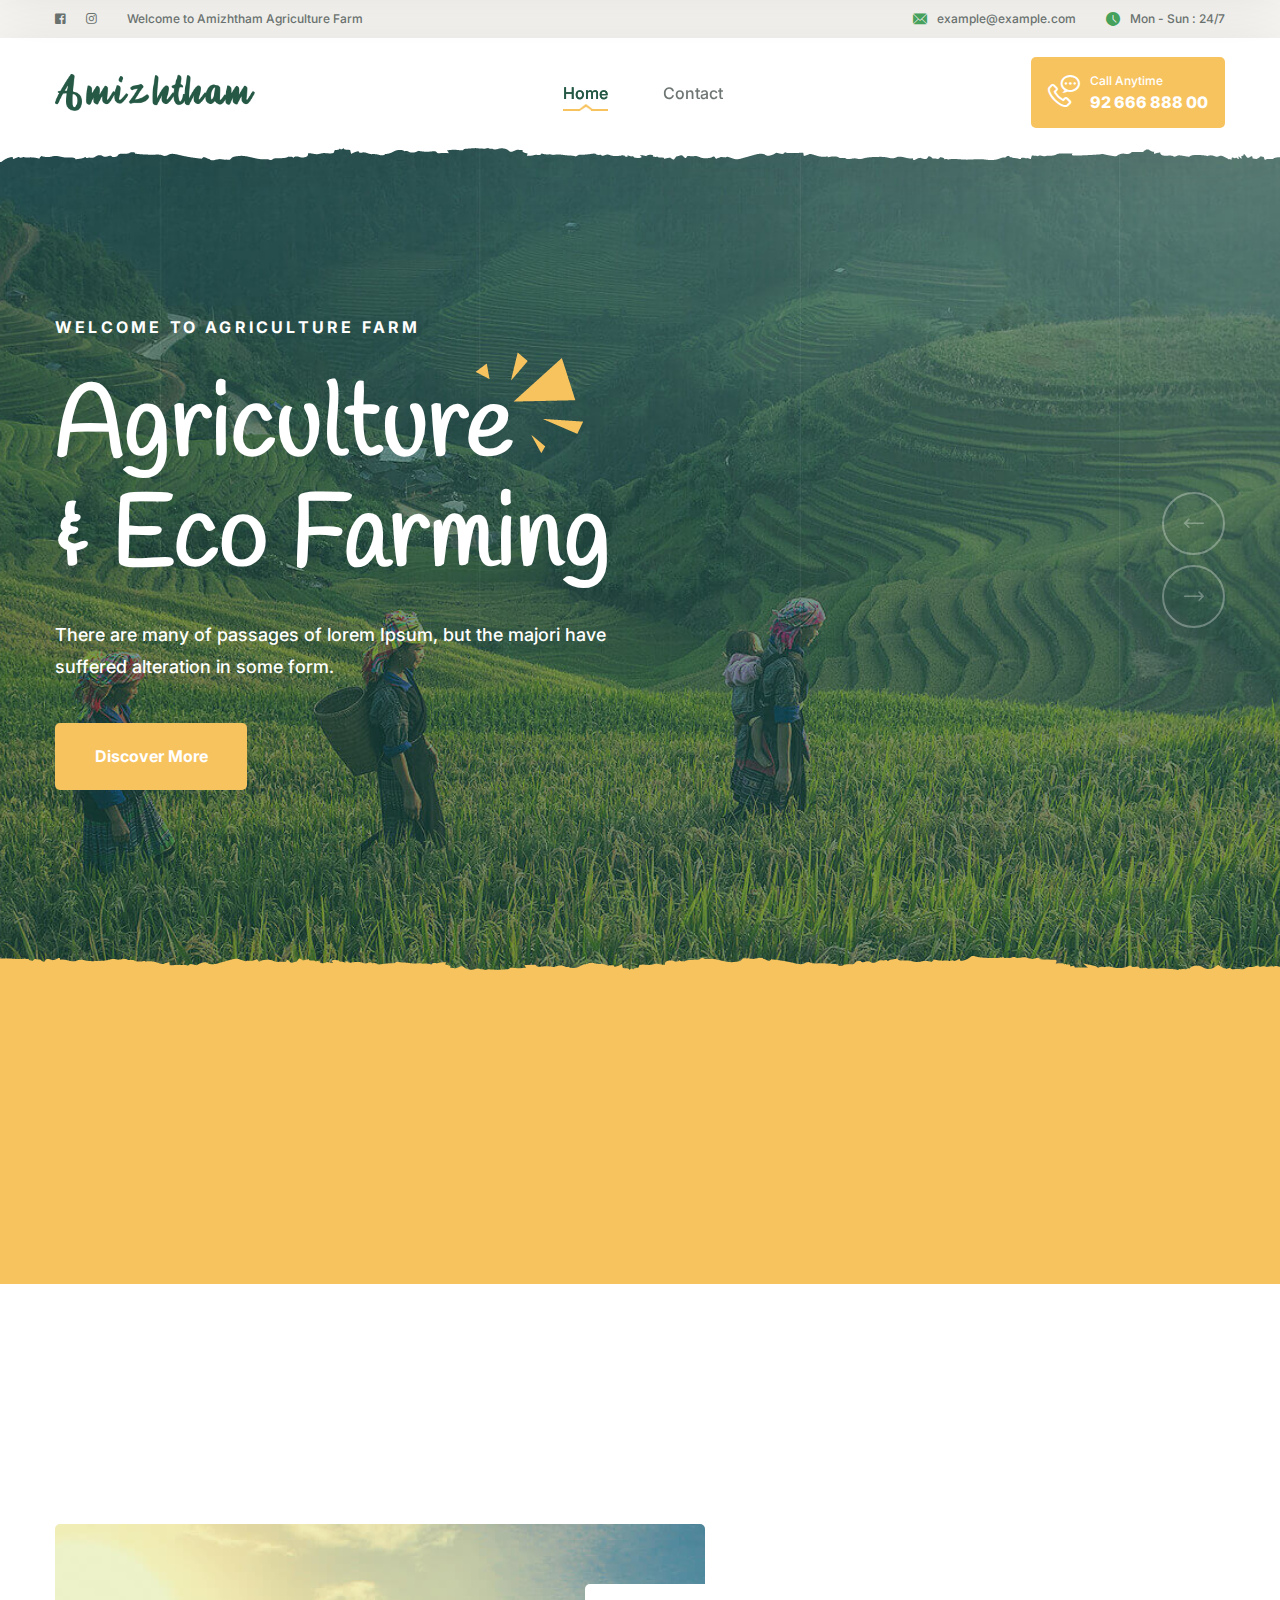
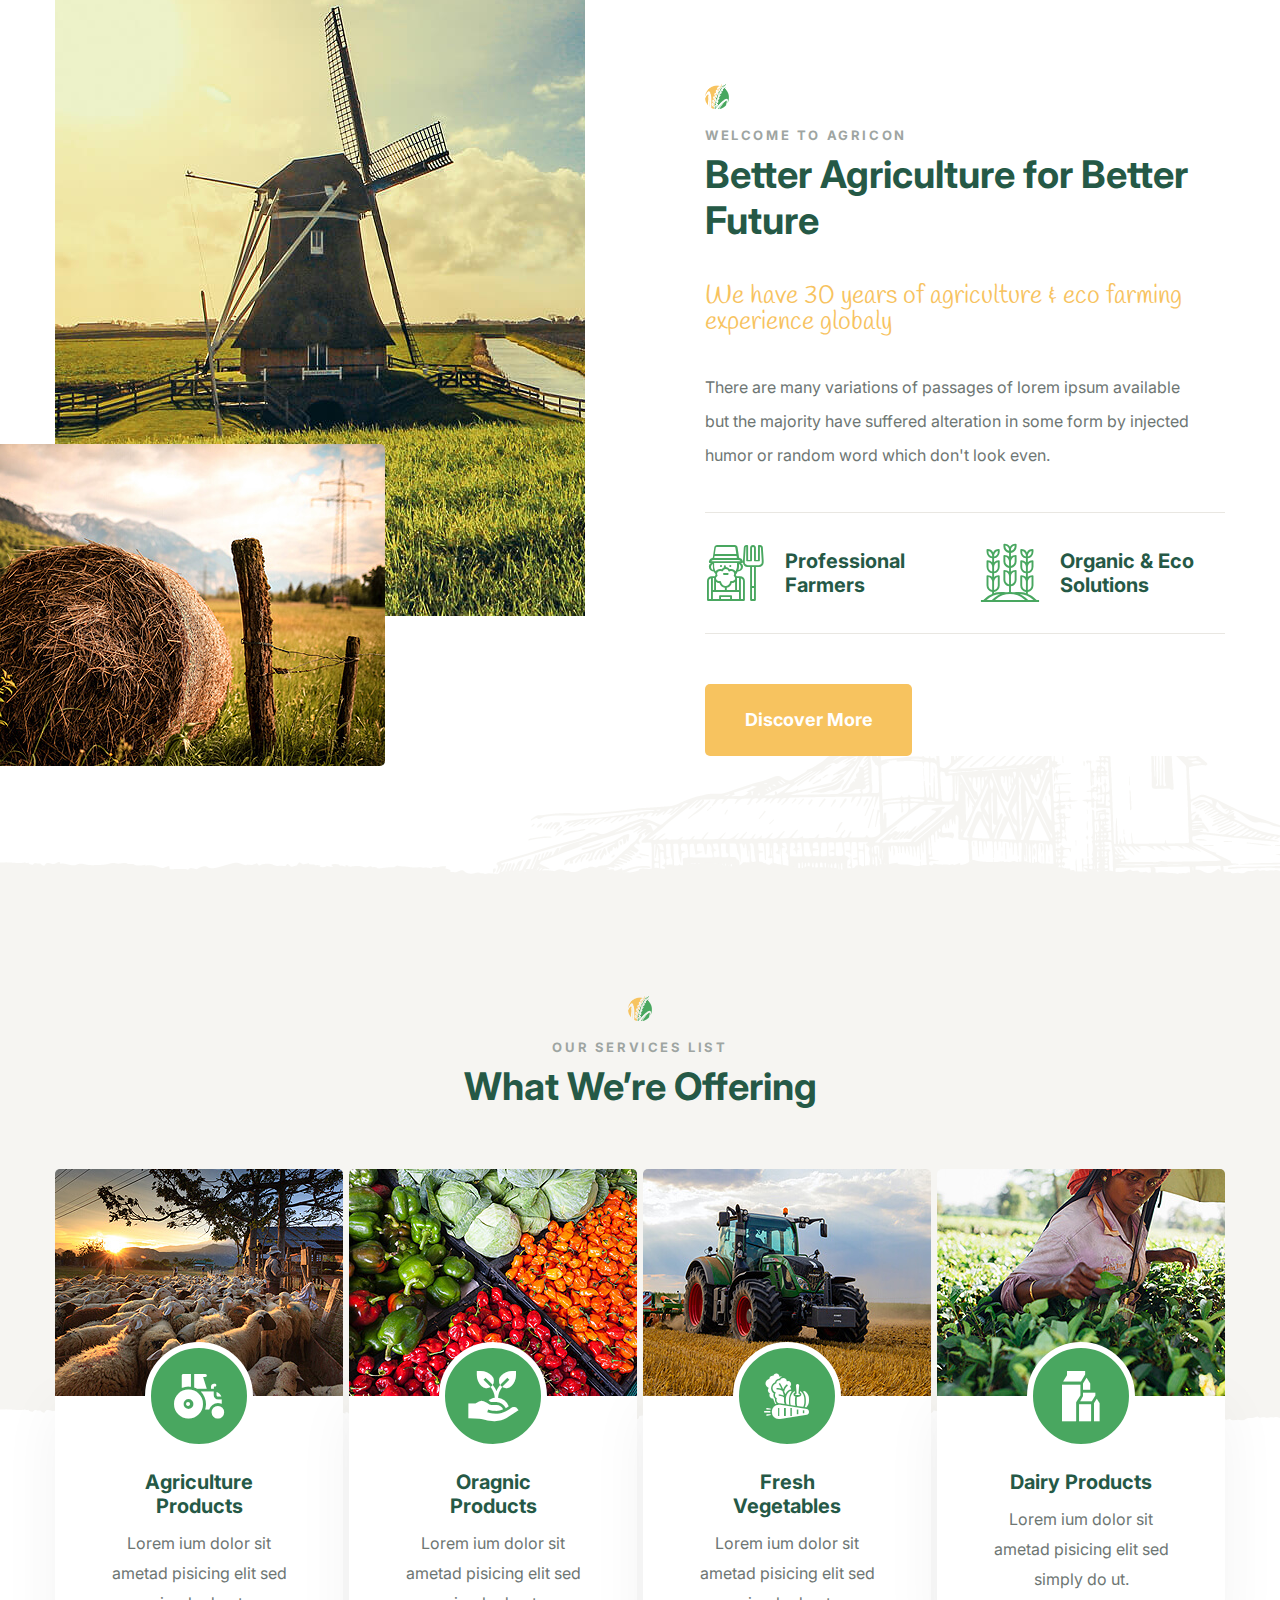
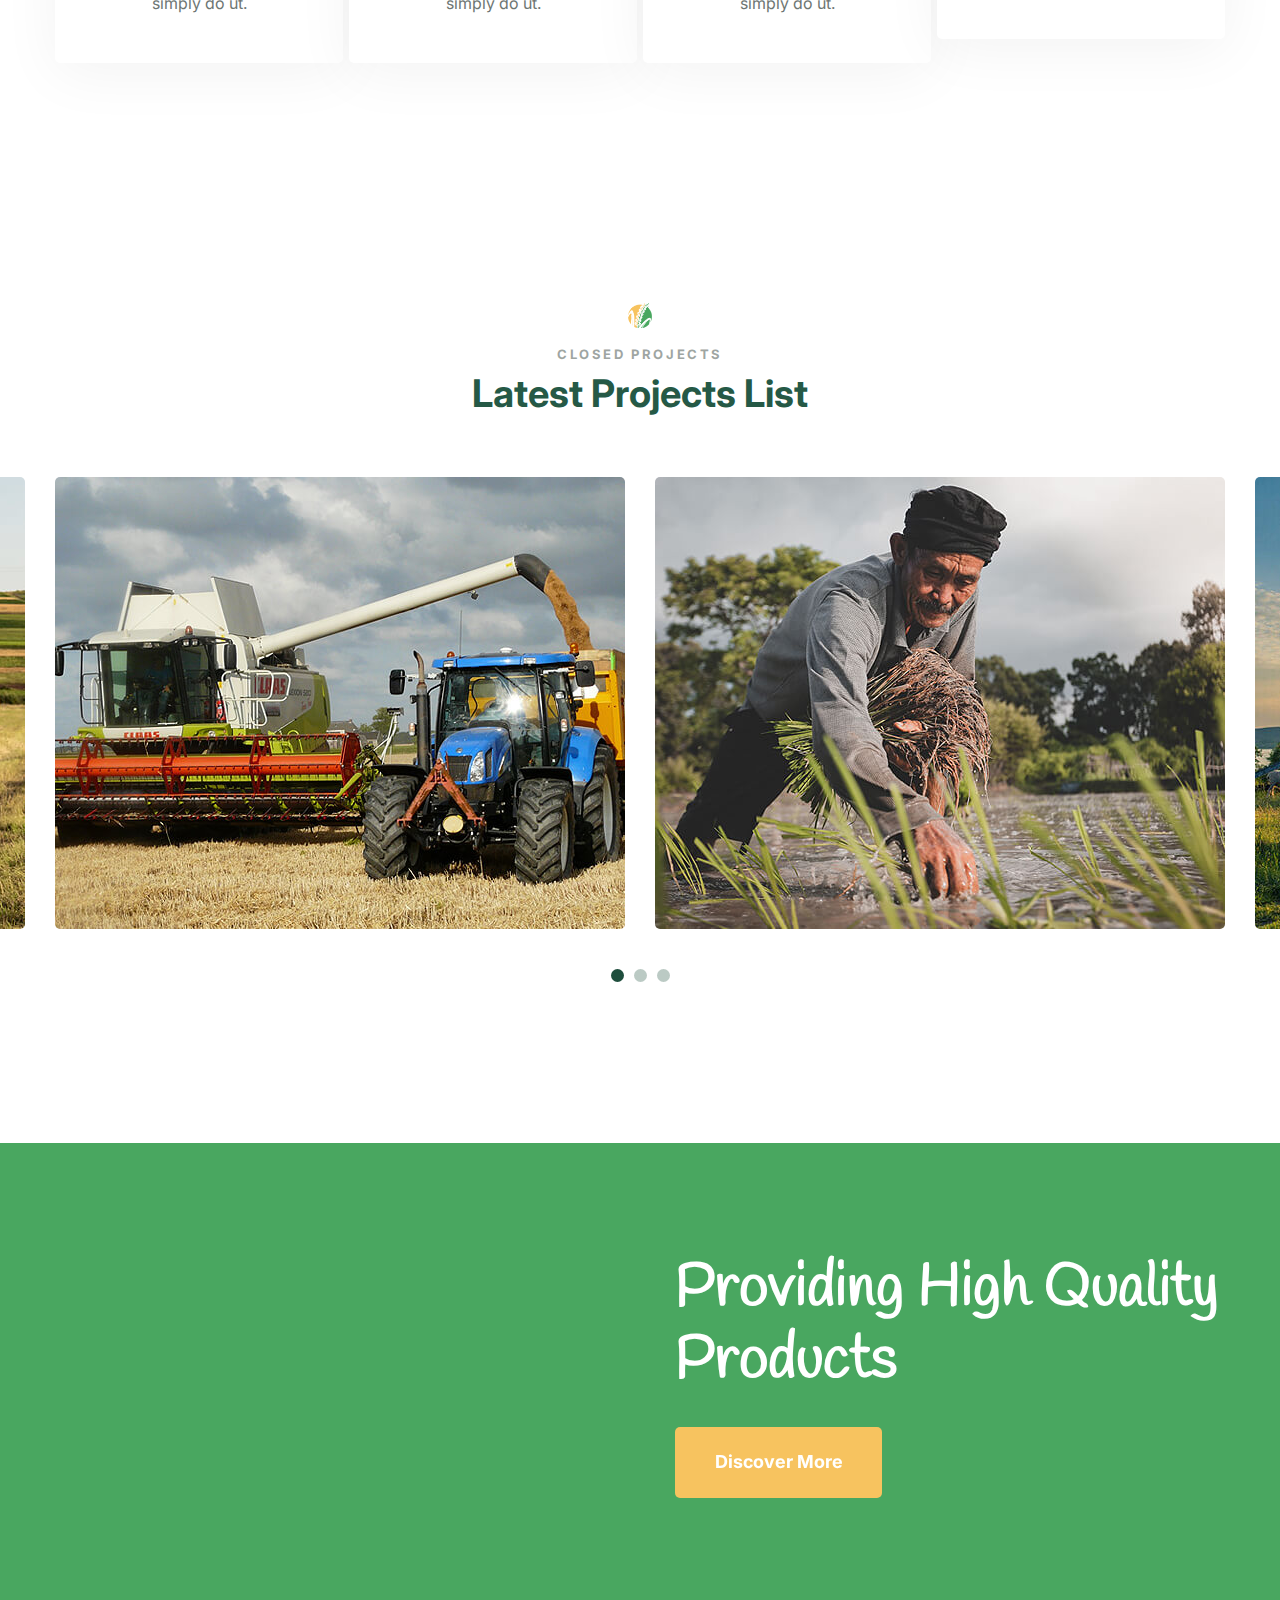
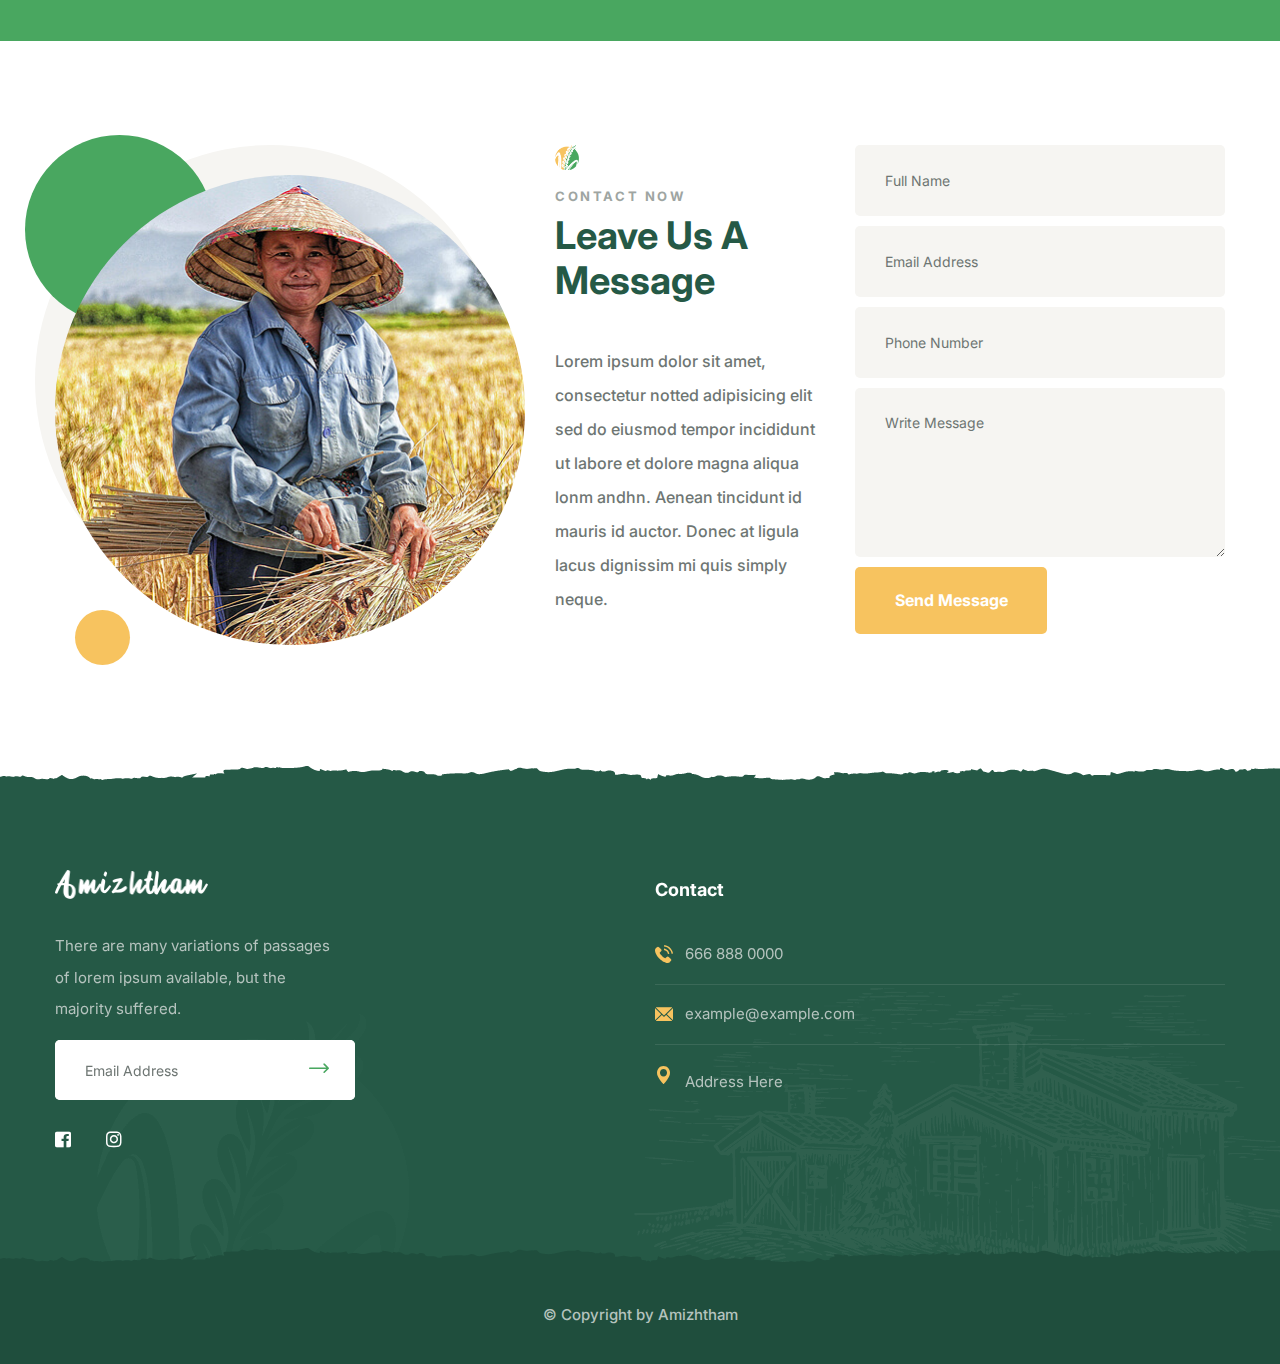
<file: index.html>
<!DOCTYPE html>
<html lang="en">

<meta http-equiv="content-type" content="text/html;charset=utf-8" />

<head>
    <meta charset="UTF-8">
    <meta name="viewport" content="width=device-width, initial-scale=1.0">
    <title>Amizhtham Agriculture Farm</title>
    <!-- favicons Icons -->
    <link rel="apple-touch-icon" sizes="180x180" href="assets/images/favicons/apple-touch-icon.png">
    <link rel="icon" type="image/png" sizes="32x32" href="assets/images/favicons/favicon-32x32.png">
    <link rel="icon" type="image/png" sizes="16x16" href="assets/images/favicons/favicon-16x16.png">
    <link rel="manifest" href="assets/images/favicons/site.webmanifest">
    <meta name="description" content="Amizhtham Agriculture Farm">

    <!-- fonts -->
    <link rel="preconnect" href="https://fonts.gstatic.com/">
    <link href="https://fonts.googleapis.com/css2?family=Handlee&amp;family=Inter:wght@100;200;300;400;500;600;700;800;900&amp;display=swap" rel="stylesheet">

    <link rel="stylesheet" href="assets/css/bootstrap.min.css">
    <link rel="stylesheet" href="assets/css/fontawesome-all.min.css">
    <link rel="stylesheet" href="assets/css/swiper.min.css">
    <link rel="stylesheet" href="assets/css/animate.min.css">
    <link rel="stylesheet" href="assets/css/odometer.min.css">
    <link rel="stylesheet" href="assets/css/jarallax.css">
    <link rel="stylesheet" href="assets/css/magnific-popup.css">
    <link rel="stylesheet" href="assets/css/bootstrap-select.min.css">
    <link rel="stylesheet" href="assets/css/agrikon-icons.css">
    <link rel="stylesheet" href="assets/css/nouislider.min.css">
    <link rel="stylesheet" href="assets/css/nouislider.pips.css">

    <!-- template styles -->
    <link rel="stylesheet" href="assets/css/main.css">
</head>

<body>
    <div class="preloader">
        <img class="preloader__image" width="55" src="assets/images/loader.png" alt="">
    </div>
    <!-- /.preloader -->
    <div class="page-wrapper">

        <header class="main-header">
            <div class="topbar">
                <div class="container">
                    <div class="topbar__left">
                        <div class="topbar__social">
                            <a href="#" class="fab fa-facebook-square"></a>
                            <a href="#" class="fab fa-instagram"></a>
                        </div>
                        <!-- /.topbar__social -->
                        <p>Welcome to Amizhtham Agriculture Farm</p>
                    </div>
                    <!-- /.topbar__left -->
                    <div class="topbar__right">
                        <a href="#"><i class="agrikon-icon-email"></i>example@example.com</a>
                        <a href="#"><i class="agrikon-icon-clock"></i>Mon - Sun : 24/7</a>
                    </div>
                    <!-- /.topbar__right -->
                </div>
                <!-- /.container -->
            </div>
            <!-- /.topbar -->
            <nav class="main-menu">
                <div class="container">
                    <div class="logo-box">
                        <a href="index.html" aria-label="logo image"><img src="assets/images/logo-dark.png" width="153" alt=""></a>
                        <span class="fa fa-bars mobile-nav__toggler"></span>
                    </div>
                    <!-- /.logo-box -->
                    <ul class="main-menu__list">
                        <li class="dropdown">
                            <a href="index.html">Home</a>
                        </li>
                        <li><a href="contact.html">Contact</a></li>
                    </ul>
                    <!-- /.main-menu__list -->

                    <div class="main-header__info">
                        <a href="tel:92-666-888-00" class="main-header__info-phone">
                            <i class="agrikon-icon-phone-call"></i>
                            <span class="main-header__info-phone-content">
                                <span class="main-header__info-phone-text">Call Anytime</span>
                            <span class="main-header__info-phone-title">92 666 888 00</span>
                            </span>
                            <!-- /.main-header__info-phone-content -->
                        </a>
                        <!-- /.main-header__info-phone -->
                    </div>
                    <!-- /.main-header__info -->
                </div>
                <!-- /.container -->
            </nav>
            <!-- /.main-menu -->
        </header>
        <!-- /.main-header -->

        <div class="stricky-header stricked-menu main-menu">
            <div class="sticky-header__content"></div>
            <!-- /.sticky-header__content -->
        </div>
        <!-- /.stricky-header -->

        <section class="main-slider">
            <div class="swiper-container thm-swiper__slider" data-swiper-options='{
        "slidesPerView": 1,
        "loop": true,
        "effect": "fade",
        "autoplay": {
            "delay": 5000
        },
        "navigation": {
            "nextEl": "#main-slider__swiper-button-next",
            "prevEl": "#main-slider__swiper-button-prev"
        }
    }'>
                <div class="swiper-wrapper">
                    <div class="swiper-slide">
                        <div class="image-layer" style="background-image: url(assets/images/main-slider/main-slider-1-1.jpg);">
                        </div>
                        <!-- /.image-layer -->
                        <div class="container">
                            <div class="row">
                                <div class="col-xl-7 col-lg-7">
                                    <span class="tagline">Welcome to Agriculture Farm</span>
                                    <h2><span>Agriculture</span> <br> & Eco Farming</h2>
                                    <p>There are many of passages of lorem Ipsum, but the majori have <br> suffered alteration in some form.</p>
                                    <a href="#" class=" thm-btn">Discover More</a>
                                    <!-- /.thm-btn dynamic-radius -->
                                </div>
                                <!-- /.col-lg-7 text-right -->
                            </div>
                            <!-- /.row -->
                        </div>
                        <!-- /.container -->
                    </div>
                    <!-- /.swiper-slide -->
                    <div class="swiper-slide">
                        <div class="image-layer" style="background-image: url(assets/images/main-slider/main-slider-1-2.jpg);">
                        </div>
                        <!-- /.image-layer -->
                        <div class="container">
                            <div class="row">
                                <div class="col-xl-7 col-lg-7">
                                    <span class="tagline">Welcome to Agriculture Farm</span>
                                    <h2><span>Agriculture</span><br> & Eco Farming</h2>
                                    <p>There are many of passages of lorem Ipsum, but the majori have <br> suffered alteration in some form.</p>
                                    <a href="#" class=" thm-btn">Discover More</a>
                                    <!-- /.thm-btn dynamic-radius -->
                                </div>
                                <!-- /.col-lg-7 text-right -->
                            </div>
                            <!-- /.row -->
                        </div>
                        <!-- /.container -->
                    </div>
                    <!-- /.swiper-slide -->
                </div>
                <!-- /.swiper-wrapper -->

                <!-- If we need navigation buttons -->
                <div class="main-slider__nav">
                    <div class="swiper-button-prev" id="main-slider__swiper-button-next"><i class="agrikon-icon-left-arrow"></i>
                    </div>
                    <div class="swiper-button-next" id="main-slider__swiper-button-prev"><i class="agrikon-icon-right-arrow"></i></div>
                </div>
                <!-- /.main-slider__nav -->

            </div>
            <!-- /.swiper-container thm-swiper__slider -->
        </section>
        <!-- /.main-slider -->

        <section class="service-one">
            <div class="container">
                <div class="row">
                    <div class="col-md-12 col-lg-4 wow fadeInUp" data-wow-duration="1500ms">
                        <div class="service-one__box">
                            <img src="assets/images/services/service-1-1.jpg" alt="">
                            <div class="service-one__box-content">
                                <h3><a href="#">Agriculture Leader</a></h3>
                            </div>
                            <!-- /.service-one__box-content -->
                        </div>
                        <!-- /.service-one__box -->
                    </div>
                    <!-- /.col-md-12 col-lg-4 -->
                    <div class="col-md-12 col-lg-4 wow fadeInUp" data-wow-duration="1500ms">
                        <div class="service-one__box">
                            <img src="assets/images/services/service-1-2.jpg" alt="">
                            <div class="service-one__box-content">
                                <h3><a href="#">Quality Standards</a></h3>
                            </div>
                            <!-- /.service-one__box-content -->
                        </div>
                        <!-- /.service-one__box -->
                    </div>
                    <!-- /.col-md-12 col-lg-4 -->
                    <div class="col-md-12 col-lg-4 wow fadeInUp" data-wow-duration="1500ms">
                        <div class="service-one__box">
                            <img src="assets/images/services/service-1-3.jpg" alt="">
                            <div class="service-one__box-content">
                                <h3><a href="#">Organic Services</a></h3>
                            </div>
                            <!-- /.service-one__box-content -->
                        </div>
                        <!-- /.service-one__box -->
                    </div>
                    <!-- /.col-md-12 col-lg-4 -->
                </div>
                <!-- /.row -->
            </div>
            <!-- /.container -->
        </section>
        <!-- /.service-one -->

        <section class="about-one">
            <img src="assets/images/icons/about-bg-icon-1-1.png" class="about-one__bg-shape-1" alt="">
            <div class="container">
                <div class="row">
                    <div class="col-lg-5">
                        <div class="about-one__images">
                            <img src="assets/images/resources/about-1-1.jpg" alt="">
                            <img src="assets/images/resources/about-1-2.jpg" alt="">
                            <div class="about-one__count wow fadeInLeft" data-wow-duration="1500ms">
                                <span>Trusted by</span>
                                <h4>8900</h4>
                            </div>
                            <!-- /.about-one__count -->
                        </div>
                        <!-- /.about-one__images -->
                    </div>
                    <!-- /.col-lg-6 -->
                    <div class="col-lg-7">
                        <div class="about-one__content">
                            <div class="block-title text-left">
                                <div class="block-title__image"></div>
                                <!-- /.block-title__image -->
                                <p>Welcome to agricon</p>
                                <h3>Better Agriculture for Better Future</h3>
                            </div>
                            <!-- /.block-title -->
                            <div class="about-one__tagline">
                                <p>We have 30 years of agriculture & eco farming experience globaly</p>
                            </div>
                            <!-- /.about-one__tagline -->
                            <div class="about-one__summery">
                                <p>There are many variations of passages of lorem ipsum available but the majority have suffered alteration in some form by injected humor or random word which don't look even.</p>
                            </div>
                            <!-- /.about-one__summery -->
                            <div class="about-one__icon-row">
                                <div class="row">
                                    <div class="col-lg-6">
                                        <div class="about-one__box">
                                            <i class="agrikon-icon-farmer"></i>
                                            <h4><a href="#">Professional
                                                    Farmers</a></h4>
                                        </div>
                                        <!-- /.about-one__box -->
                                    </div>
                                    <!-- /.col-lg-6 -->
                                    <div class="col-lg-6">
                                        <div class="about-one__box">
                                            <i class="agrikon-icon-agriculture"></i>
                                            <h4><a href="#">Organic & Eco
                                                    Solutions</a></h4>
                                        </div>
                                        <!-- /.about-one__box -->
                                    </div>
                                    <!-- /.col-lg-6 -->
                                </div>
                                <!-- /.row -->
                            </div>
                            <!-- /.about-one__icon-row -->
                            <a href="#" class="thm-btn">Discover More</a>
                            <!-- /.thm-btn -->
                        </div>
                        <!-- /.about-one__content -->
                    </div>
                    <!-- /.col-lg-6 -->
                </div>
                <!-- /.row -->
            </div>
            <!-- /.container -->
        </section>
        <!-- /.about-one -->

        <section class="service-two">
            <div class="service-two__bottom-curv"></div>
            <!-- /.service-two__bottom-curv -->
            <div class="container">
                <div class="block-title text-center">
                    <div class="block-title__image"></div>
                    <!-- /.block-title__image -->
                    <p>Our Services list</p>
                    <h3>What We’re Offering</h3>
                </div>
                <!-- /.block-title -->
                <div class="row">
                    <div class="col-sm-12 col-md-6 col-lg-3">
                        <div class="service-two__card">
                            <div class="service-two__card-image">
                                <img src="assets/images/services/service-2-1.jpg" alt="">
                            </div>
                            <!-- /.service-two__card-image -->
                            <div class="service-two__card-content">
                                <div class="service-two__card-icon">
                                    <i class="agrikon-icon-tractor"></i>
                                </div>
                                <!-- /.service-two__card-icon -->
                                <h3><a href="#">Agriculture Products</a></h3>
                                <p>Lorem ium dolor sit ametad pisicing elit sed simply do ut.</p>
                            </div>
                            <!-- /.service-two__card-content -->
                        </div>
                        <!-- /.service-two__card -->
                    </div>
                    <!-- /.col-sm-12 col-md-6 col-lg-3 -->
                    <div class="col-sm-12 col-md-6 col-lg-3">
                        <div class="service-two__card">
                            <div class="service-two__card-image">
                                <img src="assets/images/services/service-2-2.jpg" alt="">
                            </div>
                            <!-- /.service-two__card-image -->
                            <div class="service-two__card-content">
                                <div class="service-two__card-icon">
                                    <i class="agrikon-icon-organic-food"></i>
                                </div>
                                <!-- /.service-two__card-icon -->
                                <h3><a href="#">Oragnic
                                        Products</a></h3>
                                <p>Lorem ium dolor sit ametad pisicing elit sed simply do ut.</p>
                            </div>
                            <!-- /.service-two__card-content -->
                        </div>
                        <!-- /.service-two__card -->
                    </div>
                    <!-- /.col-sm-12 col-md-6 col-lg-3 -->
                    <div class="col-sm-12 col-md-6 col-lg-3">
                        <div class="service-two__card">
                            <div class="service-two__card-image">
                                <img src="assets/images/services/service-2-3.jpg" alt="">
                            </div>
                            <!-- /.service-two__card-image -->
                            <div class="service-two__card-content">
                                <div class="service-two__card-icon">
                                    <i class="agrikon-icon-vegetable"></i>
                                </div>
                                <!-- /.service-two__card-icon -->
                                <h3><a href="#">Fresh
                                        Vegetables</a></h3>
                                <p>Lorem ium dolor sit ametad pisicing elit sed simply do ut.</p>
                            </div>
                            <!-- /.service-two__card-content -->
                        </div>
                        <!-- /.service-two__card -->
                    </div>
                    <!-- /.col-sm-12 col-md-6 col-lg-3 -->
                    <div class="col-sm-12 col-md-6 col-lg-3">
                        <div class="service-two__card">
                            <div class="service-two__card-image">
                                <img src="assets/images/services/service-2-4.jpg" alt="">
                            </div>
                            <!-- /.service-two__card-image -->
                            <div class="service-two__card-content">
                                <div class="service-two__card-icon">
                                    <i class="agrikon-icon-dairy"></i>
                                </div>
                                <!-- /.service-two__card-icon -->
                                <h3><a href="#">Dairy
                                        Products</a></h3>
                                <p>Lorem ium dolor sit ametad pisicing elit sed simply do ut.</p>
                            </div>
                            <!-- /.service-two__card-content -->
                        </div>
                        <!-- /.service-two__card -->
                    </div>
                    <!-- /.col-sm-12 col-md-6 col-lg-3 -->
                </div>
                <!-- /.row -->
            </div>
            <!-- /.container -->
        </section>
        <!-- /.service-two -->

        <div class="projects-one project-one__home-one">
            <div class="container">
                <div class="block-title text-center">
                    <div class="block-title__image"></div>
                    <!-- /.block-title__image -->
                    <p>Closed projects</p>
                    <h3>Latest Projects List</h3>
                </div>
                <!-- /.block-title -->
                <div class="thm-swiper__slider swiper-container" data-swiper-options='{"spaceBetween": 0, "slidesPerView": 1, "loop": true, "slidesPerGroup": 1, "pagination": {
            "el": "#projects-one__swiper-pagination",
            "type": "bullets",
            "clickable": true
        },
        "breakpoints": {
            "0": {
                "spaceBetween": 0,
                "slidesPerView": 1,
                "slidesPerGroup": 1
            },
            "640": {
                "spaceBetween": 30,
                "slidesPerView": 2,
                "slidesPerGroup": 2
            },
            "992": {
                "spaceBetween": 30,
                "slidesPerView": 2,
                "slidesPerGroup": 2
            }
        }}'>
                    <div class="swiper-wrapper">
                        <div class="swiper-slide">
                            <div class="projects-one__single">
                                <img src="assets/images/projects/project-2-1.jpg" alt="">
                                <div class="projects-one__content">
                                    <h3>Harvest Innovation</h3>
                                    <a href="#" class="projects-one__button"><i class="agrikon-icon-right-arrow"></i></a>
                                    <!-- /.projects-one__button -->
                                </div>
                                <!-- /.projects-one__content -->
                            </div>
                            <!-- /.projects-one__single -->
                        </div>
                        <!-- /.swiper-slide -->
                        <div class="swiper-slide">
                            <div class="projects-one__single">
                                <img src="assets/images/projects/project-2-2.jpg" alt="">
                                <div class="projects-one__content">
                                    <h3>Harvest Innovation</h3>
                                    <a href="#" class="projects-one__button"><i class="agrikon-icon-right-arrow"></i></a>
                                    <!-- /.projects-one__button -->
                                </div>
                                <!-- /.projects-one__content -->
                            </div>
                            <!-- /.projects-one__single -->
                        </div>
                        <!-- /.swiper-slide -->
                        <div class="swiper-slide">
                            <div class="projects-one__single">
                                <img src="assets/images/projects/project-2-3.jpg" alt="">
                                <div class="projects-one__content">
                                    <h3>Harvest Innovation</h3>
                                    <a href="#" class="projects-one__button"><i class="agrikon-icon-right-arrow"></i></a>
                                    <!-- /.projects-one__button -->
                                </div>
                                <!-- /.projects-one__content -->
                            </div>
                            <!-- /.projects-one__single -->
                        </div>
                        <!-- /.swiper-slide -->
                        <div class="swiper-slide">
                            <div class="projects-one__single">
                                <img src="assets/images/projects/project-2-4.jpg" alt="">
                                <div class="projects-one__content">
                                    <h3>Harvest Innovation</h3>
                                    <a href="#" class="projects-one__button"><i class="agrikon-icon-right-arrow"></i></a>
                                    <!-- /.projects-one__button -->
                                </div>
                                <!-- /.projects-one__content -->
                            </div>
                            <!-- /.projects-one__single -->
                        </div>
                        <!-- /.swiper-slide -->
                        <div class="swiper-slide">
                            <div class="projects-one__single">
                                <img src="assets/images/projects/project-2-2.jpg" alt="">
                                <div class="projects-one__content">
                                    <h3>Harvest Innovation</h3>
                                    <a href="#" class="projects-one__button"><i class="agrikon-icon-right-arrow"></i></a>
                                    <!-- /.projects-one__button -->
                                </div>
                                <!-- /.projects-one__content -->
                            </div>
                            <!-- /.projects-one__single -->
                        </div>
                        <!-- /.swiper-slide -->
                        <div class="swiper-slide">
                            <div class="projects-one__single">
                                <img src="assets/images/projects/project-2-4.jpg" alt="">
                                <div class="projects-one__content">
                                    <h3>Harvest Innovation</h3>
                                    <a href="#" class="projects-one__button"><i class="agrikon-icon-right-arrow"></i></a>
                                    <!-- /.projects-one__button -->
                                </div>
                                <!-- /.projects-one__content -->
                            </div>
                            <!-- /.projects-one__single -->
                        </div>
                        <!-- /.swiper-slide -->
                    </div>
                    <!-- /.swiper-wrapper -->
                    <div class="swiper-pagination" id="projects-one__swiper-pagination"></div>
                </div>
                <!-- /.swiper-container -->
            </div>
            <!-- /.container -->
        </div>
        <!-- /.projects-one -->

        <section class="call-to-action__three jarallax" data-jarallax data-speed="0.3" data-imgPosition="50% 50%">
            <img class="call-to-action__three__bg jarallax-img" src="assets/images/backgrounds/cta-1-bg-1.jpg" alt="parallax-image" />
            <div class="container">
                <div class="row">
                    <div class="col-lg-5 wow fadeInLeft" data-wow-duration="1500ms">
                        <div class="call-to-action__three-image">
                            <img src="assets/images/resources/cta-3-1.jpg" alt="">
                            <img src="assets/images/resources/cta-3-2.jpg" alt="">
                        </div>
                        <!-- /.call-to-action__three-image -->
                    </div>
                    <!-- /.col-lg-5 -->
                    <div class="col-lg-7">
                        <div class="call-to-action__three-content">
                            <h3>Providing High Quality Products
                            </h3>
                            <a href="#" class="thm-btn">Discover More</a>
                            <!-- /.thm-btn -->
                        </div>
                        <!-- /.call-to-action__three-content -->
                    </div>
                    <!-- /.col-lg-7 -->
                </div>
                <!-- /.row -->
            </div>
            <!-- /.container -->
        </section>
        <!-- /.call-to-action__three -->

        <section class="contact-two">
            <div class="container">
                <div class="row">
                    <div class="col-sm-12 col-md-12 col-lg-12 col-xl-5">
                        <div class="contact-two__image">
                            <div class="contact-two__image-bubble-1"></div>
                            <!-- /.contact-two__image-bubble-1 -->
                            <div class="contact-two__image-bubble-2"></div>
                            <!-- /.contact-two__image-bubble-2 -->
                            <div class="contact-two__image-bubble-3"></div>
                            <!-- /.contact-two__image-bubble-3 -->
                            <img src="assets/images/resources/contact-1-1.jpg" class="img-fluid" alt="">
                        </div>
                        <!-- /.contact-two__image -->
                    </div>
                    <!-- /.col-sm-12 col-md-12 col-lg-12 col-xl-5 -->
                    <div class="col-sm-12 col-md-12 col-lg-12 col-xl-3">
                        <div class="contact-two__content">
                            <div class="block-title">
                                <div class="block-title__image"></div>
                                <!-- /.block-title__image -->
                                <p>Contact now</p>
                                <h3>Leave Us A Message
                                </h3>
                            </div>
                            <!-- /.block-title -->
                            <div class="contact-two__summery">
                                <p>Lorem ipsum dolor sit amet, consectetur notted adipisicing elit sed do eiusmod tempor incididunt ut labore et dolore magna aliqua lonm andhn. Aenean tincidunt id mauris id auctor. Donec at ligula lacus dignissim mi quis
                                    simply neque.</p>
                            </div>
                            <!-- /.contact-two__summery -->
                        </div>
                        <!-- /.contact-two__content -->
                    </div>
                    <!-- /.col-sm-12 col-md-12 col-lg-12 col-xl-4 -->
                    <div class="col-sm-12 col-md-12 col-lg-12 col-xl-4">
                        <form action="../amizhtham/assets/inc/sendemail.php" class="contact-one__form contact-form-validated">
                            <div class="row">
                                <div class="col-lg-12">
                                    <input type="text" name="name" placeholder="Full Name">
                                </div>
                                <!-- /.col-lg-6 -->
                                <div class="col-lg-12">
                                    <input type="text" name="email" placeholder="Email Address">
                                </div>
                                <!-- /.col-lg-6 -->
                                <div class="col-lg-12">
                                    <input type="text" name="phone" placeholder="Phone Number">
                                </div>
                                <!-- /.col-lg-6 -->
                                <div class="col-lg-12">
                                    <textarea name="message" placeholder="Write Message"></textarea>
                                </div>
                                <!-- /.col-lg-12 -->
                                <div class="col-lg-12">
                                    <button type="submit" class="thm-btn">Send Message</button>
                                    <!-- /.thm-btn -->
                                </div>
                                <!-- /.col-lg-12 -->
                            </div>
                            <!-- /.row -->
                        </form>
                    </div>
                    <!-- /.col-sm-12 col-md-12 col-lg-12 col-xl-4 -->
                </div>
                <!-- /.row -->
            </div>
            <!-- /.container -->
        </section>
        <!-- /.contact-two -->

        <!-- /.client-carousel -->
        <footer class="site-footer">
            <img src="assets/images/icons/footer-bg-icon-1.png" class="site-footer__shape-1" alt="">
            <img src="assets/images/icons/footer-bg-icon-2.png" class="site-footer__shape-2" alt="">
            <div class="container">
                <div class="row">
                    <div class="col-sm-12 col-md-6 col-lg-6 col-xl-6">
                        <div class="footer-widget">
                            <a href="index.html" class="footer-widget__Logo">
                                <img src="assets/images/logo-light.png" width="153" alt="">
                            </a>
                            <p>There are many variations of passages of lorem ipsum available, but the majority suffered.
                            </p>
                            <form action="#" data-url="YOUR_MAILCHIMP_URL" class="mc-form">
                                <input type="email" name="EMAIL" placeholder="Email Address">
                                <button type="submit"><i class="agrikon-icon-right-arrow"></i></button>
                            </form>
                            <!-- /.mc-form -->
                            <div class="mc-form__response"></div>
                            <!-- /.mc-form__response -->
                            <div class="footer__social">
                                <a href="#" class="fab fa-facebook-square"></a>
                                <a href="#" class="fab fa-instagram"></a>
                            </div>
                            <!-- /.topbar__social -->
                        </div>
                        <!-- /.footer-widget -->
                    </div>
                    <!-- /.col-sm-12 col-md-6 col-lg-3 -->
                    <div class="col-sm-12 col-md-6 col-lg-6 col-xl-6">
                        <h3 class="footer-widget__title">Contact</h3>
                        <!-- /.footer-widget__title -->
                        <ul class="list-unstyled footer-widget__contact">
                            <li>
                                <i class="agrikon-icon-telephone"></i>
                                <a href="tel:666-888-0000">666 888 0000</a>
                            </li>
                            <li>
                                <i class="agrikon-icon-email"></i>
                                <a href="mailto:example@example.com">example@example.com</a>
                            </li>
                            <li>
                                <i class="agrikon-icon-pin"></i>
                                <a href="#">Address Here</a>
                            </li>
                        </ul>
                        <!-- /.list-unstyled -->
                    </div>
                    <!-- /.col-sm-12 col-md-6 col-lg-3 -->
                </div>
                <!-- /.row -->
            </div>
            <!-- /.container -->
        </footer>
        <!-- /.site-footer -->
        <div class="bottom-footer">
            <div class="container">
                <p>© Copyright by Amizhtham</p>
                <!-- /.bottom-footer__links -->
            </div>
            <!-- /.container -->
        </div>
        <!-- /.bottom-footer -->

    </div>
    <!-- /.page-wrapper -->


    <div class="mobile-nav__wrapper">
        <div class="mobile-nav__overlay mobile-nav__toggler"></div>
        <!-- /.mobile-nav__overlay -->
        <div class="mobile-nav__content">
            <span class="mobile-nav__close mobile-nav__toggler"><i class="far fa-times"></i></span>

            <div class="logo-box">
                <a href="index.html" aria-label="logo image"><img src="assets/images/logo-light.png" width="155" alt="" /></a>
            </div>
            <!-- /.logo-box -->
            <div class="mobile-nav__container"></div>
            <!-- /.mobile-nav__container -->

            <ul class="mobile-nav__contact list-unstyled">
                <li>
                    <i class="agrikon-icon-email"></i>
                    <a href="mailto:example@example.com">example@example.com</a>
                </li>
                <li>
                    <i class="agrikon-icon-telephone"></i>
                    <a href="tel:92-666-888-00">92 666 888 00</a>
                </li>
            </ul>
            <!-- /.mobile-nav__contact -->
            <div class="mobile-nav__top">
                <!-- /.mobile-nav__language -->
                <div class="mobile-nav__social">
                    <a href="#" aria-label="facebook"><i class="fab fa-facebook-square"></i></a>
                    <a href="#" aria-label="instagram"><i class="fab fa-instagram"></i></a>
                </div>
                <!-- /.mobile-nav__social -->
            </div>
            <!-- /.mobile-nav__top -->



        </div>
        <!-- /.mobile-nav__content -->
    </div>
    <!-- /.mobile-nav__wrapper -->

    <a href="#" data-target="html" class="scroll-to-target scroll-to-top"><i class="fa fa-angle-up"></i></a>


    <script src="assets/js/jquery-3.5.1.min.js"></script>
    <script src="assets/js/bootstrap.bundle.min.js"></script>
    <script src="assets/js/swiper.min.js"></script>
    <script src="assets/js/jquery.ajaxchimp.min.js"></script>
    <script src="assets/js/jquery.magnific-popup.min.js"></script>
    <script src="assets/js/jquery.validate.min.js"></script>
    <script src="assets/js/bootstrap-select.min.js"></script>
    <script src="assets/js/wow.js"></script>
    <script src="assets/js/odometer.min.js"></script>
    <script src="assets/js/jquery.appear.min.js"></script>
    <script src="assets/js/jarallax.min.js"></script>
    <script src="assets/js/circle-progress.min.js"></script>
    <script src="assets/js/wNumb.min.js"></script>
    <script src="assets/js/nouislider.min.js"></script>

    <!-- template js -->
    <script src="assets/js/theme.js"></script>
</body>


</html>
</file>
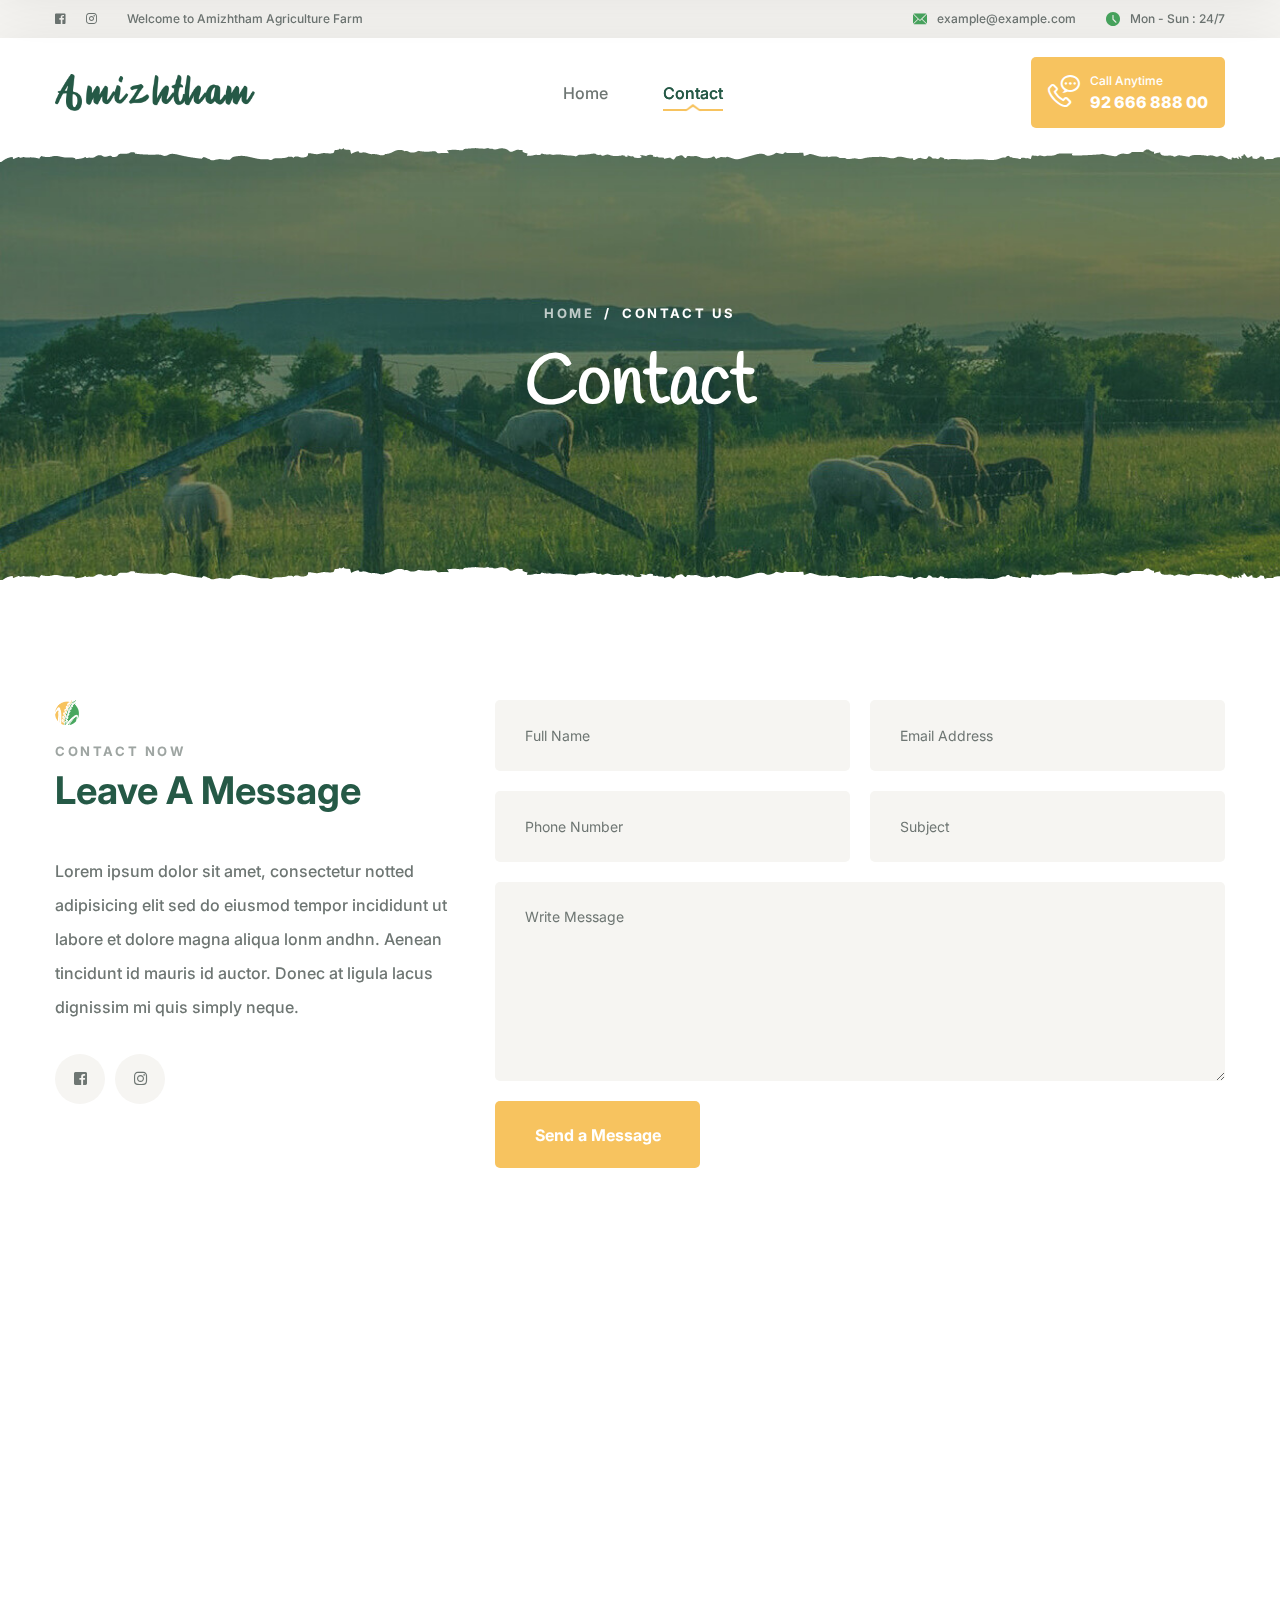
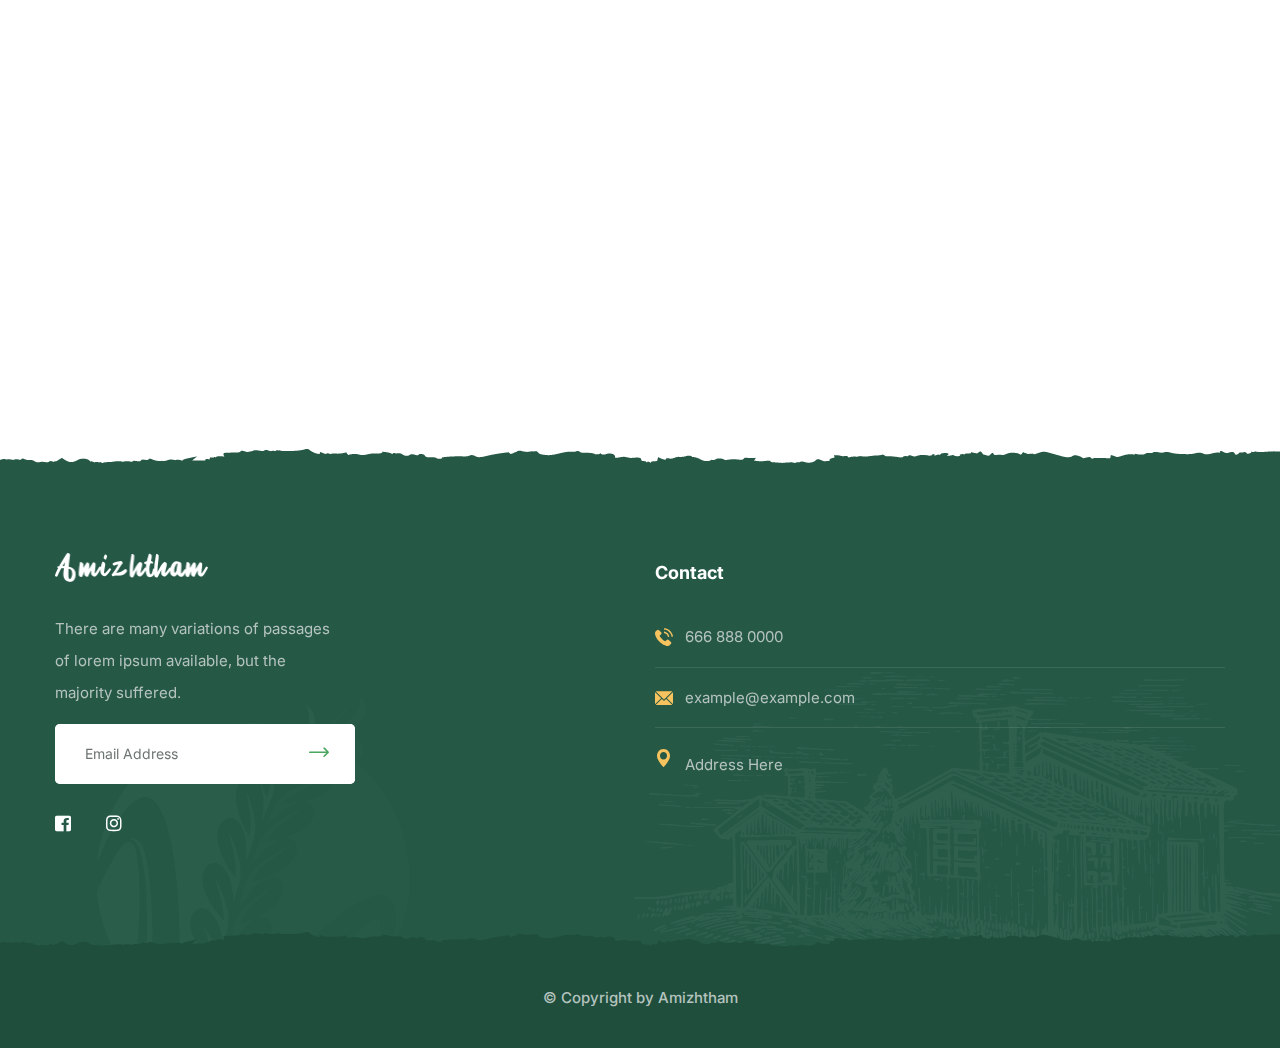
<file: contact.html>
<!DOCTYPE html>
<html lang="en">

<meta http-equiv="content-type" content="text/html;charset=utf-8" />

<head>
    <meta charset="UTF-8">
    <meta name="viewport" content="width=device-width, initial-scale=1.0">
    <title>Contact Page || Agrikon || HTML Template For Agriculture Farm & Farmers</title>
    <!-- favicons Icons -->
    <link rel="apple-touch-icon" sizes="180x180" href="assets/images/favicons/apple-touch-icon.png">
    <link rel="icon" type="image/png" sizes="32x32" href="assets/images/favicons/favicon-32x32.png">
    <link rel="icon" type="image/png" sizes="16x16" href="assets/images/favicons/favicon-16x16.png">
    <link rel="manifest" href="assets/images/favicons/site.webmanifest">
    <meta name="description" content="Agrikon HTML Template For Agriculture Farm & Farmers">

    <!-- fonts -->
    <link rel="preconnect" href="https://fonts.gstatic.com/">
    <link href="https://fonts.googleapis.com/css2?family=Handlee&amp;family=Inter:wght@100;200;300;400;500;600;700;800;900&amp;display=swap" rel="stylesheet">

    <link rel="stylesheet" href="assets/css/bootstrap.min.css">
    <link rel="stylesheet" href="assets/css/fontawesome-all.min.css">
    <link rel="stylesheet" href="assets/css/swiper.min.css">
    <link rel="stylesheet" href="assets/css/animate.min.css">
    <link rel="stylesheet" href="assets/css/odometer.min.css">
    <link rel="stylesheet" href="assets/css/jarallax.css">
    <link rel="stylesheet" href="assets/css/magnific-popup.css">
    <link rel="stylesheet" href="assets/css/bootstrap-select.min.css">
    <link rel="stylesheet" href="assets/css/agrikon-icons.css">
    <link rel="stylesheet" href="assets/css/nouislider.min.css">
    <link rel="stylesheet" href="assets/css/nouislider.pips.css">

    <!-- template styles -->
    <link rel="stylesheet" href="assets/css/main.css">
</head>

<body>
    <div class="preloader">
        <img class="preloader__image" width="55" src="assets/images/loader.png" alt="">
    </div>
    <!-- /.preloader -->
    <div class="page-wrapper">

        <header class="main-header">
            <div class="topbar">
                <div class="container">
                    <div class="topbar__left">
                        <div class="topbar__social">
                            <a href="#" class="fab fa-facebook-square"></a>
                            <a href="#" class="fab fa-instagram"></a>
                        </div>
                        <!-- /.topbar__social -->
                        <p>Welcome to Amizhtham Agriculture Farm</p>
                    </div>
                    <!-- /.topbar__left -->
                    <div class="topbar__right">
                        <a href="#"><i class="agrikon-icon-email"></i>example@example.com</a>
                        <a href="#"><i class="agrikon-icon-clock"></i>Mon - Sun : 24/7</a>
                    </div>
                    <!-- /.topbar__right -->
                </div>
                <!-- /.container -->
            </div>
            <!-- /.topbar -->
            <nav class="main-menu">
                <div class="container">
                    <div class="logo-box">
                        <a href="index.html" aria-label="logo image"><img src="assets/images/logo-dark.png" width="153" alt=""></a>
                        <span class="fa fa-bars mobile-nav__toggler"></span>
                    </div>
                    <!-- /.logo-box -->
                    <ul class="main-menu__list">
                        <li class="dropdown">
                            <a href="index.html">Home</a>
                        </li>
                        <li><a href="contact.html">Contact</a></li>
                    </ul>
                    <!-- /.main-menu__list -->

                    <div class="main-header__info">
                        <a href="tel:92-666-888-00" class="main-header__info-phone">
                            <i class="agrikon-icon-phone-call"></i>
                            <span class="main-header__info-phone-content">
                                <span class="main-header__info-phone-text">Call Anytime</span>
                            <span class="main-header__info-phone-title">92 666 888 00</span>
                            </span>
                            <!-- /.main-header__info-phone-content -->
                        </a>
                        <!-- /.main-header__info-phone -->
                    </div>
                    <!-- /.main-header__info -->
                </div>
                <!-- /.container -->
            </nav>
            <!-- /.main-menu -->
        </header>
        <!-- /.main-header -->

        <div class="stricky-header stricked-menu main-menu">
            <div class="sticky-header__content"></div>
            <!-- /.sticky-header__content -->
        </div>
        <!-- /.stricky-header -->
        <section class="page-header">
            <div class="page-header__bg" style="background-image: url(assets/images/backgrounds/page-header-bg-1-1.jpg);"></div>
            <!-- /.page-header__bg -->
            <div class="container">
                <ul class="thm-breadcrumb list-unstyled">
                    <li><a href="index.html">Home</a></li>
                    <li>/</li>
                    <li><span>Contact Us</span></li>
                </ul>
                <!-- /.thm-breadcrumb list-unstyled -->
                <h2>Contact</h2>
            </div>
            <!-- /.container -->
        </section>
        <!-- /.page-header -->

        <section class="contact-one">
            <div class="container">
                <div class="row">
                    <div class="col-sm-12 col-md-12 col-lg-6 col-xl-4">
                        <div class="contact-one__content">
                            <div class="block-title">
                                <div class="block-title__image"></div>
                                <!-- /.block-title__image -->
                                <p>Contact now</p>
                                <h3>Leave A Message</h3>
                            </div>
                            <!-- /.block-title -->
                            <div class="contact-one__summery">
                                <p>Lorem ipsum dolor sit amet, consectetur notted adipisicing elit sed do eiusmod tempor incididunt ut labore et dolore magna aliqua lonm andhn. Aenean tincidunt id mauris id auctor. Donec at ligula lacus dignissim mi quis
                                    simply neque.</p>
                            </div>
                            <!-- /.contact-one__summery -->
                            <div class="contact-one__social">
                                <a href="#"><i class="fab fa-facebook-square"></i></a>
                                <a href="#"><i class="fab fa-instagram"></i></a>
                            </div>
                            <!-- /.contact-one__social -->
                        </div>
                        <!-- /.contact-one__content -->
                    </div>
                    <!-- /.col-sm-12 -->
                    <div class="col-sm-12 col-md-12 col-lg-6 col-xl-8">
                        <form action="https://ninetheme.com/themes/html-templates/agrikon/assets/inc/sendemail.php" class="contact-one__form contact-form-validated">
                            <div class="row">
                                <div class="col-lg-6">
                                    <input type="text" name="name" placeholder="Full Name">
                                </div>
                                <!-- /.col-lg-6 -->
                                <div class="col-lg-6">
                                    <input type="text" name="email" placeholder="Email Address">
                                </div>
                                <!-- /.col-lg-6 -->
                                <div class="col-lg-6">
                                    <input type="text" name="phone" placeholder="Phone Number">
                                </div>
                                <!-- /.col-lg-6 -->
                                <div class="col-lg-6">
                                    <input type="text" name="subject" placeholder="Subject">
                                </div>
                                <!-- /.col-lg-6 -->
                                <div class="col-lg-12">
                                    <textarea name="message" placeholder="Write Message"></textarea>
                                </div>
                                <!-- /.col-lg-12 -->
                                <div class="col-lg-12">
                                    <button type="submit" class="thm-btn">Send a Message</button>
                                    <!-- /.thm-btn -->
                                </div>
                                <!-- /.col-lg-12 -->
                            </div>
                            <!-- /.row -->
                        </form>
                    </div>
                    <!-- /.col-sm-12 col-md-6 col-lg-8 -->
                </div>
                <!-- /.row -->
            </div>
            <!-- /.container -->
        </section>
        <!-- /.contact-one -->

        <section class="contact-infos">
            <div class="container">
                <div class="inner-container wow fadeInUp" data-wow-duration="1500ms">
                    <div class="row no-gutters">
                        <div class="col-sm-12 col-md-12 col-lg-4">
                            <div class="contact-infos__single">
                                <h3>About Company</h3>
                                <p>Lorem ipsum dolor sit amet consectetur adipiscing elit nulla sit amet lectus neque.</p>
                            </div>
                            <!-- /.contact-infos__single -->
                        </div>
                        <!-- /.col-sm-12 col-md-12 col-lg-4 -->
                        <div class="col-sm-12 col-md-12 col-lg-4">
                            <div class="contact-infos__single">
                                <h3>Visit Company</h3>
                                <p>Address Here</p>
                            </div>
                            <!-- /.contact-infos__single -->
                        </div>
                        <!-- /.col-sm-12 col-md-12 col-lg-4 -->
                        <div class="col-sm-12 col-md-12 col-lg-4">
                            <div class="contact-infos__single">
                                <h3>Call or Email</h3>
                                <p><a href="mailto:example@example">example@example</a> <br>
                                    <a href="tel:666-888-0000">666 888 0000</a>
                                </p>
                            </div>
                            <!-- /.contact-infos__single -->
                        </div>
                        <!-- /.col-sm-12 col-md-12 col-lg-4 -->
                    </div>
                    <!-- /.row -->
                </div>
                <!-- /.inner-container -->
            </div>
            <!-- /.container -->
        </section>
        <!-- /.contact-infos -->

        <div class="google-map__home-two">
            <iframe src="https://www.google.com/maps/embed?pb=!1m18!1m12!1m3!1d15683.803909646176!2d76.99445926229494!3d10.660913219102639!2m3!1f0!2f0!3f0!3m2!1i1024!2i768!4f13.1!3m3!1m2!1s0x3ba839d117dea505%3A0xb3fd96d9c8642659!2sPollachi%2C%20Tamil%20Nadu%20642001!5e0!3m2!1sen!2sin!4v1699019090020!5m2!1sen!2sin"
                width="600" height="450" style="border:0;" allowfullscreen="" loading="lazy" referrerpolicy="no-referrer-when-downgrade"></iframe>
        </div>
        <!-- /.google-map -->
        <footer class="site-footer">
            <img src="assets/images/icons/footer-bg-icon-1.png" class="site-footer__shape-1" alt="">
            <img src="assets/images/icons/footer-bg-icon-2.png" class="site-footer__shape-2" alt="">
            <div class="container">
                <div class="row">
                    <div class="col-sm-12 col-md-6 col-lg-6 col-xl-6">
                        <div class="footer-widget">
                            <a href="index.html" class="footer-widget__Logo">
                                <img src="assets/images/logo-light.png" width="153" alt="">
                            </a>
                            <p>There are many variations of passages of lorem ipsum available, but the majority suffered.
                            </p>
                            <form action="#" data-url="YOUR_MAILCHIMP_URL" class="mc-form">
                                <input type="email" name="EMAIL" placeholder="Email Address">
                                <button type="submit"><i class="agrikon-icon-right-arrow"></i></button>
                            </form>
                            <!-- /.mc-form -->
                            <div class="mc-form__response"></div>
                            <!-- /.mc-form__response -->
                            <div class="footer__social">
                                <a href="#" class="fab fa-facebook-square"></a>
                                <a href="#" class="fab fa-instagram"></a>
                            </div>
                            <!-- /.topbar__social -->
                        </div>
                        <!-- /.footer-widget -->
                    </div>
                    <!-- /.col-sm-12 col-md-6 col-lg-3 -->
                    <div class="col-sm-12 col-md-6 col-lg-6 col-xl-6">
                        <h3 class="footer-widget__title">Contact</h3>
                        <!-- /.footer-widget__title -->
                        <ul class="list-unstyled footer-widget__contact">
                            <li>
                                <i class="agrikon-icon-telephone"></i>
                                <a href="tel:666-888-0000">666 888 0000</a>
                            </li>
                            <li>
                                <i class="agrikon-icon-email"></i>
                                <a href="mailto:example@example.com">example@example.com</a>
                            </li>
                            <li>
                                <i class="agrikon-icon-pin"></i>
                                <a href="#">Address Here</a>
                            </li>
                        </ul>
                        <!-- /.list-unstyled -->
                    </div>
                    <!-- /.col-sm-12 col-md-6 col-lg-3 -->
                </div>
                <!-- /.row -->
            </div>
            <!-- /.container -->
        </footer>
        <!-- /.site-footer -->
        <div class="bottom-footer">
            <div class="container">
                <p>© Copyright by Amizhtham</p>
                <!-- /.bottom-footer__links -->
            </div>
            <!-- /.container -->
        </div>
        <!-- /.bottom-footer -->

    </div>
    <!-- /.page-wrapper -->


    <div class="mobile-nav__wrapper">
        <div class="mobile-nav__overlay mobile-nav__toggler"></div>
        <!-- /.mobile-nav__overlay -->
        <div class="mobile-nav__content">
            <span class="mobile-nav__close mobile-nav__toggler"><i class="far fa-times"></i></span>

            <div class="logo-box">
                <a href="index.html" aria-label="logo image"><img src="assets/images/logo-light.png" width="155" alt="" /></a>
            </div>
            <!-- /.logo-box -->
            <div class="mobile-nav__container"></div>
            <!-- /.mobile-nav__container -->

            <ul class="mobile-nav__contact list-unstyled">
                <li>
                    <i class="agrikon-icon-email"></i>
                    <a href="mailto:needhelp@agrikon.com">needhelp@agrikon.com</a>
                </li>
                <li>
                    <i class="agrikon-icon-telephone"></i>
                    <a href="tel:666-888-0000">666 888 0000</a>
                </li>
            </ul>
            <!-- /.mobile-nav__contact -->
            <div class="mobile-nav__top">
                <div class="mobile-nav__language">
                    <img src="assets/images/resources/flag-1-1.jpg" alt="">
                    <label class="sr-only" for="language-select">select language</label>
                    <!-- /#language-select.sr-only -->
                    <select class="selectpicker" id="language-select">
                        <option value="english">English</option>
                        <option value="arabic">Arabic</option>
                    </select>
                </div>
                <!-- /.mobile-nav__language -->
                <div class="mobile-nav__social">
                    <a href="#" aria-label="twitter"><i class="fab fa-twitter"></i></a>
                    <a href="#" aria-label="facebook"><i class="fab fa-facebook-square"></i></a>
                    <a href="#" aria-label="pinterest"><i class="fab fa-pinterest-p"></i></a>
                    <a href="#" aria-label="instagram"><i class="fab fa-instagram"></i></a>
                </div>
                <!-- /.mobile-nav__social -->
            </div>
            <!-- /.mobile-nav__top -->



        </div>
        <!-- /.mobile-nav__content -->
    </div>
    <!-- /.mobile-nav__wrapper -->

    <div class="search-popup">
        <div class="search-popup__overlay search-toggler"></div>
        <!-- /.search-popup__overlay -->
        <div class="search-popup__content">
            <form action="#">
                <label for="search" class="sr-only">search here</label>
                <!-- /.sr-only -->
                <input type="text" id="search" placeholder="Search Here..." />
                <button type="submit" aria-label="search submit" class="thm-btn">
                    <i class="fa fa-search"></i>
                </button>
            </form>
        </div>
        <!-- /.search-popup__content -->
    </div>
    <!-- /.search-popup -->

    <a href="#" data-target="html" class="scroll-to-target scroll-to-top"><i class="fa fa-angle-up"></i></a>


    <script src="assets/js/jquery-3.5.1.min.js"></script>
    <script src="assets/js/bootstrap.bundle.min.js"></script>
    <script src="assets/js/swiper.min.js"></script>
    <script src="assets/js/jquery.ajaxchimp.min.js"></script>
    <script src="assets/js/jquery.magnific-popup.min.js"></script>
    <script src="assets/js/jquery.validate.min.js"></script>
    <script src="assets/js/bootstrap-select.min.js"></script>
    <script src="assets/js/wow.js"></script>
    <script src="assets/js/odometer.min.js"></script>
    <script src="assets/js/jquery.appear.min.js"></script>
    <script src="assets/js/jarallax.min.js"></script>
    <script src="assets/js/circle-progress.min.js"></script>
    <script src="assets/js/wNumb.min.js"></script>
    <script src="assets/js/nouislider.min.js"></script>

    <!-- template js -->
    <script src="assets/js/theme.js"></script>
</body>

</html>
</file>
<file: assets/css/jarallax.css>
.jarallax {
    position: relative;
    z-index: 0;
}
.jarallax > .jarallax-img {
    position: absolute;
    object-fit: cover;
    /* support for plugin https://github.com/bfred-it/object-fit-images */
    font-family: 'object-fit: cover;';
    top: 0;
    left: 0;
    width: 100%;
    height: 100%;
    z-index: -1;
}
</file>
<file: assets/css/agrikon-icons.css>
@font-face {
  font-family: 'agrikon-icon';
  src:  url('../fonts/agrikon-icon0ef8.eot?9nn143');
  src:  url('../fonts/agrikon-icon0ef8.eot?9nn143#iefix') format('embedded-opentype'),
    url('../fonts/agrikon-icon0ef8.ttf?9nn143') format('truetype'),
    url('../fonts/agrikon-icon0ef8.woff?9nn143') format('woff'),
    url('../fonts/agrikon-icon0ef8.svg?9nn143#agrikon-icon') format('svg');
  font-weight: normal;
  font-style: normal;
  font-display: block;
}

[class^="agrikon-icon-"], [class*=" agrikon-icon-"] {
  /* use !important to prevent issues with browser extensions that change fonts */
  font-family: 'agrikon-icon' !important;
  speak: never;
  font-style: normal;
  font-weight: normal;
  font-variant: normal;
  text-transform: none;
  line-height: 1;

  /* Better Font Rendering =========== */
  -webkit-font-smoothing: antialiased;
  -moz-osx-font-smoothing: grayscale;
}

.agrikon-icon-email:before {
  content: "\e900";
}
.agrikon-icon-clock:before {
  content: "\e901";
}
.agrikon-icon-shopping-cart:before {
  content: "\e902";
}
.agrikon-icon-phone-call:before {
  content: "\e903";
}
.agrikon-icon-magnifying-glass:before {
  content: "\e904";
}
.agrikon-icon-left-arrow:before {
  content: "\e905";
}
.agrikon-icon-right-arrow:before {
  content: "\e916";
}
.agrikon-icon-farmer:before {
  content: "\e906";
}
.agrikon-icon-agriculture:before {
  content: "\e907";
}
.agrikon-icon-tractor:before {
  content: "\e908";
}
.agrikon-icon-organic-food:before {
  content: "\e909";
}
.agrikon-icon-vegetable:before {
  content: "\e90a";
}
.agrikon-icon-dairy:before {
  content: "\e90b";
}
.agrikon-icon-farm:before {
  content: "\e90c";
}
.agrikon-icon-pin:before {
  content: "\e90d";
}
.agrikon-icon-telephone:before {
  content: "\e90e";
}
.agrikon-icon-investment:before {
  content: "\e90f";
}
.agrikon-icon-tractor-1:before {
  content: "\e910";
}
.agrikon-icon-planting:before {
  content: "\e911";
}
.agrikon-icon-agriculture-1:before {
  content: "\e912";
}
.agrikon-icon-customer:before {
  content: "\e913";
}
.agrikon-icon-agriculture-2:before {
  content: "\e914";
}
.agrikon-icon-tick:before {
  content: "\e915";
}
</file>
<file: assets/css/nouislider.pips.css>
/* Base;
 *
 */
.noUi-pips,
.noUi-pips * {
-moz-box-sizing: border-box;
	box-sizing: border-box;
}
.noUi-pips {
	position: absolute;
	font: 400 12px Arial;
	color: #999;
}

/* Values;
 *
 */
.noUi-value {
	width: 40px;
	position: absolute;
	text-align: center;
}
.noUi-value-sub {
	color: #ccc;
	font-size: 10px;
}

/* Markings;
 *
 */
.noUi-marker {
	position: absolute;
	background: #CCC;
}
.noUi-marker-sub {
	background: #AAA;
}
.noUi-marker-large {
	background: #AAA;
}

/* Horizontal layout;
 *
 */
.noUi-pips-horizontal {
	padding: 10px 0;
	height: 50px;
	top: 100%;
	left: 0;
	width: 100%;
}
.noUi-value-horizontal {
	margin-left: -20px;
	padding-top: 20px;
}
.noUi-value-horizontal.noUi-value-sub {
	padding-top: 15px;
}

.noUi-marker-horizontal.noUi-marker {
	margin-left: -1px;
	width: 2px;
	height: 5px;
}
.noUi-marker-horizontal.noUi-marker-sub {
	height: 10px;
}
.noUi-marker-horizontal.noUi-marker-large {
	height: 15px;
}

/* Vertical layout;
 *
 */
.noUi-pips-vertical {
	padding: 0 10px;
	height: 100%;
	top: 0;
	left: 100%;
}
.noUi-value-vertical {
	width: 15px;
	margin-left: 20px;
	margin-top: -5px;
}

.noUi-marker-vertical.noUi-marker {
	width: 5px;
	height: 2px;
	margin-top: -1px;
}
.noUi-marker-vertical.noUi-marker-sub {
	width: 10px;
}
.noUi-marker-vertical.noUi-marker-large {
	width: 15px;
}
</file>
<file: assets/css/main.css>
/*--------------------------------------------------------------
>>> TABLE OF CONTENTS:
----------------------------------------------------------------
# Utility
# Cards
# Common
# Form
# Navigations
# Animations
# Mobile Nav
# Search Popup
# Main Slider
# Page Header
# Google Map
# Client Carousel
# Footer
# Contact
# Projects
# Call To Action
# Services
# About
# Features
# Testimonials
# Video
# Funfact
--------------------------------------------------------------*/


/*--------------------------------------------------------------
# Utility
--------------------------------------------------------------*/

.mt-20 {
    margin-top: 20px;
}

.mt-30 {
    margin-top: 30px;
}

.mt-40 {
    margin-top: 40px;
}

.mt-50 {
    margin-top: 50px;
}

.mt-60 {
    margin-top: 60px;
}

.mt-80 {
    margin-top: 80px;
}

.mt-120 {
    margin-top: 120px;
}

.mt--60 {
    margin-top: -60px;
}

.mt--120 {
    margin-top: -120px;
}

.mb-20 {
    margin-bottom: 20px;
}

.mb-30 {
    margin-bottom: 30px;
}

.mb-40 {
    margin-bottom: 40px;
}

.mb-50 {
    margin-bottom: 50px;
}

.mb-60 {
    margin-bottom: 60px;
}

.mb-80 {
    margin-bottom: 80px;
}

.mb-120 {
    margin-bottom: 120px;
}

.mb--60 {
    margin-bottom: -60px;
}

.mb--120 {
    margin-bottom: -120px;
}

.pt-20 {
    padding-top: 20px;
}

.pt-30 {
    padding-top: 30px;
}

.pt-40 {
    padding-top: 40px;
}

.pt-50 {
    padding-top: 50px;
}

.pt-60 {
    padding-top: 60px;
}

.pt-80 {
    padding-top: 80px;
}

.pt-110 {
    padding-top: 110px;
}

.pt-115 {
    padding-top: 115px;
}

.pt-120 {
    padding-top: 120px;
}

.pt-142 {
    padding-top: 142px;
}

.pb-20 {
    padding-bottom: 20px;
}

.pb-30 {
    padding-bottom: 30px;
}

.pb-40 {
    padding-bottom: 40px;
}

.pb-50 {
    padding-bottom: 50px;
}

.pb-60 {
    padding-bottom: 60px;
}

.pb-80 {
    padding-bottom: 80px;
}

.pb-90 {
    padding-bottom: 90px;
}

.pb-110 {
    padding-bottom: 110px;
}

.pb-115 {
    padding-bottom: 115px;
}

.pb-120 {
    padding-bottom: 120px;
}

.pl-5 {
    padding-left: 5px;
}

.pl-10 {
    padding-left: 10px;
}

.pl-15 {
    padding-left: 15px;
}

.pl-20 {
    padding-left: 20px;
}

.pl-30 {
    padding-left: 30px;
}

.pr-5 {
    padding-right: 5px;
}

.pr-10 {
    padding-right: 10px;
}

.pr-15 {
    padding-right: 15px;
}

.pr-20 {
    padding-right: 20px;
}

.pr-30 {
    padding-right: 30px;
}


/*--------------------------------------------------------------
# Cards
--------------------------------------------------------------*/

.video-card {
    background-color: var(--thm-black);
    position: relative;
}

.video-card__bg {
    position: absolute;
    top: 0;
    left: 0;
    right: 0;
    bottom: 0;
    -webkit-filter: grayscale(100%);
    filter: grayscale(100%);
    opacity: 0.2;
    background-repeat: no-repeat;
    background-size: cover;
    background-attachment: fixed;
}

.video-card .container {
    position: relative;
}

.video-card .container p {
    display: -webkit-box;
    display: -ms-flexbox;
    display: flex;
    -webkit-box-align: center;
    -ms-flex-align: center;
    align-items: center;
    -webkit-box-pack: center;
    -ms-flex-pack: center;
    justify-content: center;
    color: var(--thm-base);
    font-size: 18px;
    font-weight: 500;
    margin: 0;
    line-height: 1;
    margin-bottom: 15px;
}

.video-card .container p img {
    margin-right: 10px;
}

.video-card .container h3 {
    margin: 0;
    color: #fff;
    letter-spacing: -0.04em;
    font-size: 60px;
    font-weight: bold;
    margin-bottom: 45px;
}

@media (max-width: 575px) {
    .video-card .container h3 {
        font-size: 40px;
    }
    .video-card .container h3 br {
        display: none;
    }
}

@media (max-width: 375px) {
    .video-card .container h3 {
        font-size: 30px;
    }
}

.video-card__btn-block {
    display: -webkit-box;
    display: -ms-flexbox;
    display: flex;
    -webkit-box-align: center;
    -ms-flex-align: center;
    align-items: center;
    -webkit-box-pack: center;
    -ms-flex-pack: center;
    justify-content: center;
}

.video-card__btn {
    width: 63px;
    height: 63px;
    border-radius: 50%;
    display: -webkit-box;
    display: -ms-flexbox;
    display: flex;
    -webkit-box-align: center;
    -ms-flex-align: center;
    align-items: center;
    -webkit-box-pack: center;
    -ms-flex-pack: center;
    justify-content: center;
    text-align: center;
    font-size: 12px;
    margin-left: 30px;
    background-color: var(--thm-primary);
    color: #fff;
}

.video-card__btn:hover {
    color: var(--thm-primary);
    background-color: #fff;
}

.video-card-two {
    padding-top: 100px;
    position: relative;
    z-index: 11;
}

.video-card-two .inner-container {
    background-position: top right;
    background-repeat: no-repeat;
    background-color: #242323;
    padding-left: 20px;
    padding-top: 20px;
    padding-right: 65px;
    padding-bottom: 20px;
    position: relative;
    z-index: 11;
}

@media (max-width: 991px) {
    .video-card-two .inner-container {
        padding-top: 40px;
        padding-bottom: 30px;
        text-align: center;
        padding-right: 20px;
        border-radius: 5px !important;
    }
}

.video-card-two h3 {
    margin: 0;
    font-size: 36px;
    line-height: 50px;
    letter-spacing: -0.05em;
    font-weight: bold;
    color: #fff;
    padding-left: 22px;
    position: relative;
    left: 30px;
}

@media (max-width: 1199px) {
    .video-card-two h3 {
        left: 0;
        font-size: 30px;
        line-height: 1.5;
    }
}

@media (max-width: 991px) {
    .video-card-two h3 {
        margin-top: 20px;
        margin-bottom: 20px;
        padding-left: 0;
    }
}

.video-card-two p {
    margin: 0;
    padding-left: 70px;
    font-size: 18px;
    line-height: 34px;
    font-weight: 500;
    color: #9e9e9e;
}

@media (max-width: 1199px) {
    .video-card-two p {
        padding-left: 0;
    }
}

.video-card-two__box {
    display: inline-block;
    position: relative;
}

@media (max-width: 991px) {
    .video-card-two__box {
        width: 251px;
        height: 251px;
        margin-left: auto;
        display: block;
        margin-right: auto;
    }
}

.video-card-two__box>img {
    border-radius: 50%;
}

@media (max-width: 1199px) {
    .video-card-two__box>img {
        max-width: 100%;
    }
}

.video-card-two__box-btn {
    width: 56px;
    height: 56px;
    background-color: var(--thm-base);
    color: #fff;
    display: -webkit-box;
    display: -ms-flexbox;
    display: flex;
    -webkit-box-align: center;
    -ms-flex-align: center;
    align-items: center;
    font-size: 12px;
    -webkit-box-pack: center;
    -ms-flex-pack: center;
    justify-content: center;
    -webkit-transition: 500ms ease;
    transition: 500ms ease;
    border-radius: 50%;
    position: absolute;
    top: 50%;
    right: 0;
    -webkit-transform: translateY(-50%) translateX(50%);
    transform: translateY(-50%) translateX(50%);
}

.video-card-two__box-btn:hover {
    color: #fff;
    background-color: var(--thm-primary);
}

@media (max-width: 575px) {
    .video-card-two__box-btn {
        top: 50%;
        right: auto;
        left: 50%;
        -webkit-transform: translateY(-50%) translateX(-50%);
        transform: translateY(-50%) translateX(-50%);
    }
}

.team-one {
    background-color: #f6f5f2;
    padding-top: 80px;
    padding-bottom: 80px;
    position: relative;
}

@media (min-width: 1200px) {
    .team-one {
        padding-top: 120px;
        padding-bottom: 160px;
    }
}

.team-one::after {
    content: "";
    width: 100%;
    height: 16px;
    background-image: url(../images/shapes/ripped-paper-white-up.png);
    position: absolute;
    bottom: 0px;
    left: 0;
    z-index: 10;
    -webkit-transform: rotate(180deg);
    transform: rotate(180deg);
    background-size: auto;
}

@media (min-width: 1700px) {
    .team-one::after {
        background-size: 100%;
        bottom: 0;
    }
}

.team-one__bg {
    position: absolute;
    bottom: 0;
    left: 0;
}

.team-one .container {
    position: relative;
}

@media (min-width: 992px) {
    .team-one__content {
        text-align: center;
    }
}

@media (min-width: 1200px) {
    .team-one__content {
        text-align: left;
    }
}

@media (min-width: 992px) {
    .team-one__content .block-title__image {
        margin-left: auto;
        margin-right: auto;
    }
}

@media (min-width: 1200px) {
    .team-one__content .block-title__image {
        margin-left: 0;
        margin-right: 0;
    }
}

.team-one__content .team-one__nav {
    display: none;
}

@media (min-width: 1200px) {
    .team-one__content .team-one__nav {
        display: -webkit-box;
        display: -ms-flexbox;
        display: flex;
        margin-top: 40px;
    }
}

.team-one__content .team-one__nav .swiper-button-next,
.team-one__content .team-one__nav .swiper-button-prev {
    position: relative;
    top: auto;
    left: auto;
    right: auto;
    bottom: auto;
    z-index: 100;
    width: 63px;
    height: 63px;
    display: -webkit-box;
    display: -ms-flexbox;
    display: flex;
    -webkit-box-pack: center;
    -ms-flex-pack: center;
    justify-content: center;
    -webkit-box-align: center;
    -ms-flex-align: center;
    align-items: center;
    font-size: 20px;
    color: #255946;
    border: 2px solid #255946;
    border-radius: 50%;
    opacity: 0.3;
    margin: 0;
    -webkit-transition: all 500ms ease;
    transition: all 500ms ease;
    outline: none;
    -moz-appearance: none;
    appearance: none;
    -webkit-appearance: none;
}

@media (max-width: 991px) {
    .team-one__content .team-one__nav .swiper-button-next,
    .team-one__content .team-one__nav .swiper-button-prev {
        width: 48px;
        height: 48px;
        font-size: 18px;
    }
}

.team-one__content .team-one__nav .swiper-button-next:hover,
.team-one__content .team-one__nav .swiper-button-prev:hover {
    opacity: 1;
}

.team-one__content .team-one__nav .swiper-button-next::after,
.team-one__content .team-one__nav .swiper-button-prev::after {
    display: none;
}

.team-one__content .team-one__nav .swiper-button-prev {
    margin-bottom: 10px;
    margin-right: 10px;
}

@media (max-width: 991px) {
    .team-one__content .team-one__nav .swiper-button-prev {
        margin-top: 10px;
    }
}

@media (min-width: 992px) {
    .team-one__summery {
        max-width: 500px;
        margin-left: auto;
        margin-right: auto;
    }
}

@media (min-width: 1200px) {
    .team-one__summery {
        max-width: 440px;
        margin-left: 0;
        margin-right: 0;
        margin-top: -20px;
    }
}

.team-one__summery p {
    margin: 0;
}

.team-card {
    text-align: center;
}

.team-card__image {
    position: relative;
    overflow: hidden;
    border-radius: 5px;
}

.team-card__image::before {
    content: "";
    width: 100%;
    height: 100%;
    position: absolute;
    top: 0;
    left: 0;
    right: 0;
    bottom: 0;
    background: -webkit-gradient(linear, left bottom, left top, from(#255a47), color-stop(60%, rgba(37, 90, 71, 0)));
    background: linear-gradient(0deg, #255a47 0%, rgba(37, 90, 71, 0) 60%);
    opacity: 0;
    -webkit-transition: all 500ms ease;
    transition: all 500ms ease;
}

.team-card__image>img {
    width: 100%;
}

.team-card:hover .team-card__image::before {
    opacity: 1;
}

.team-card__social {
    display: -webkit-box;
    display: -ms-flexbox;
    display: flex;
    -webkit-box-align: center;
    -ms-flex-align: center;
    align-items: center;
    -webkit-box-pack: center;
    -ms-flex-pack: center;
    justify-content: center;
    text-align: center;
    position: absolute;
    left: 0;
    bottom: 30px;
    width: 100%;
    z-index: 10;
    opacity: 0;
    -webkit-transition: all 500ms ease;
    transition: all 500ms ease;
}

.team-card__social a {
    display: -webkit-box;
    display: -ms-flexbox;
    display: flex;
    -webkit-box-align: center;
    -ms-flex-align: center;
    align-items: center;
    -webkit-box-pack: center;
    -ms-flex-pack: center;
    justify-content: center;
    text-align: center;
    border-radius: 50%;
    background-color: #fff;
    width: 40px;
    height: 40px;
    color: var(--thm-black);
    font-size: 14px;
    -webkit-transition: all 500ms ease;
    transition: all 500ms ease;
}

.team-card__social a:hover {
    background-color: var(--thm-primary);
    color: #fff;
}

@media (min-width: 1440px) {
    .team-card__social a {
        width: 50px;
        height: 50px;
        font-size: 15px;
    }
}

.team-card__social a+a {
    margin-left: 10px;
}

.team-card:hover .team-card__social {
    opacity: 1;
}

.team-card h3 {
    margin: 0;
    font-size: 18px;
    font-weight: bold;
    color: var(--thm-black);
    line-height: 1;
    margin-top: 30px;
    margin-bottom: 10px;
}

@media (min-width: 992px) {
    .team-card h3 {
        font-size: 20px;
    }
}

.team-card p {
    margin: 0;
    font-size: 14px;
    line-height: 1;
    font-weight: 600;
    color: #6e7673;
}

.team-one__carousel-wrap {
    margin-top: 40px;
    width: 100%;
    padding-left: 15px;
    padding-right: 15px;
}

@media (min-width: 1200px) {
    .team-one__carousel-wrap {
        padding-left: 0;
        padding-right: 0;
        max-width: 750px;
        position: absolute;
        top: 120px;
        right: 20px;
        margin-top: 0;
    }
}

@media (min-width: 1400px) {
    .team-one__carousel-wrap {
        max-width: 800px;
        right: 40px;
    }
}

@media (min-width: 1600px) {
    .team-one__carousel-wrap {
        max-width: 900px;
    }
}

@media (min-width: 1700px) {
    .team-one__carousel-wrap {
        max-width: 960px;
        right: 70px;
    }
}

.blog-card {
    position: relative;
    background-color: #fff;
    border-radius: 5px;
    margin-bottom: 30px;
}

.blog-card__image {
    position: relative;
    border-top-left-radius: 5px;
    border-top-right-radius: 5px;
    overflow: hidden;
}

.blog-card__image>img {
    width: 100%;
    -webkit-transform: scale(1);
    transform: scale(1);
    -webkit-transition: -webkit-transform 500ms ease;
    transition: -webkit-transform 500ms ease;
    transition: transform 500ms ease;
    transition: transform 500ms ease, -webkit-transform 500ms ease;
}

.blog-card__image>a {
    display: -webkit-box;
    display: -ms-flexbox;
    display: flex;
    width: 100%;
    height: 100%;
    background-color: rgba(31, 78, 61, 0.4);
    position: absolute;
    top: 0;
    left: 0;
    -webkit-box-pack: center;
    -ms-flex-pack: center;
    justify-content: center;
    -webkit-box-align: center;
    -ms-flex-align: center;
    align-items: center;
    opacity: 0;
    -webkit-transform: translateY(-20%);
    transform: translateY(-20%);
    -webkit-transition: opacity 500ms ease, -webkit-transform 500ms ease;
    transition: opacity 500ms ease, -webkit-transform 500ms ease;
    transition: opacity 500ms ease, transform 500ms ease;
    transition: opacity 500ms ease, transform 500ms ease, -webkit-transform 500ms ease;
}

.blog-card__image>a::before,
.blog-card__image>a::after {
    content: "";
    width: 32px;
    height: 2px;
    background-color: #fff;
    display: block;
    position: absolute;
    top: 50%;
    left: 50%;
    -webkit-transform: translate(-50%, -50%);
    transform: translate(-50%, -50%);
}

.blog-card__image>a::after {
    -webkit-transform: translate(-50%, -50%) rotate(90deg);
    transform: translate(-50%, -50%) rotate(90deg);
}

.blog-card:hover .blog-card__image>a {
    opacity: 1;
    -webkit-transform: translateY(0);
    transform: translateY(0);
}

.blog-card:hover .blog-card__image>img {
    -webkit-transform: scale(1.05);
    transform: scale(1.05);
}

.blog-card__content {
    -webkit-box-shadow: 0px 10px 60px 0px rgba(0, 0, 0, 0.05);
    box-shadow: 0px 10px 60px 0px rgba(0, 0, 0, 0.05);
    background-color: #fff;
    padding-left: 25px;
    padding-right: 25px;
    position: relative;
    padding-top: 30px;
    padding-bottom: 30px;
    -webkit-transition: all 500ms ease;
    transition: all 500ms ease;
    border-bottom-left-radius: 5px;
    border-bottom-right-radius: 5px;
}

@media (min-width: 768px) {
    .blog-card__content {
        padding: 40px;
    }
}

.blog-card__content h3 {
    color: #255946;
    font-size: 20px;
    line-height: 1.417;
    margin: 0;
    font-weight: bold;
    margin-top: 10px;
    margin-bottom: 15px;
}

@media (min-width: 768px) {
    .blog-card__content h3 {
        font-size: 22px;
    }
}

@media (min-width: 992px) {
    .blog-card__content h3 {
        font-size: 24px;
    }
}

.blog-card__content h3 a {
    color: inherit;
    -webkit-transition: all 500ms ease;
    transition: all 500ms ease;
}

.blog-card__content h3 a:hover {
    color: var(--thm-base);
}

.blog-card__content .thm-btn {
    background-color: var(--thm-primary);
    color: #fff;
    font-size: 14px;
    font-weight: bold;
    padding: 6px 29.5px;
}

.blog-card__content .thm-btn:hover {
    background-color: var(--thm-black);
    color: #fff;
}

.blog-card:hover .blog-card__content {
    -webkit-box-shadow: 0px 10px 60px 0px rgba(0, 0, 0, 0.1);
    box-shadow: 0px 10px 60px 0px rgba(0, 0, 0, 0.1);
}

.blog-card__date {
    width: 74px;
    height: 74px;
    background-color: var(--thm-base);
    border: 6px solid #fff;
    display: -webkit-box;
    display: -ms-flexbox;
    display: flex;
    -webkit-box-pack: center;
    -ms-flex-pack: center;
    justify-content: center;
    text-align: center;
    -webkit-box-align: center;
    -ms-flex-align: center;
    align-items: center;
    border-radius: 50%;
    font-size: 14px;
    font-weight: 600;
    color: #fff;
    padding: 0 20px;
    line-height: 1.3;
    position: absolute;
    top: -97px;
    right: 20px;
}

@media (min-width: 768px) {
    .blog-card__date {
        top: -37px;
        right: 30px;
    }
}

.blog-card__meta {
    display: -webkit-box;
    display: -ms-flexbox;
    display: flex;
    -webkit-box-align: center;
    -ms-flex-align: center;
    align-items: center;
}

.blog-card__meta a {
    display: -webkit-box;
    display: -ms-flexbox;
    display: flex;
    -webkit-box-align: center;
    -ms-flex-align: center;
    align-items: center;
    line-height: 1;
    color: #6e7673;
    font-size: 14px;
    font-weight: 600;
}

.blog-card__meta a i {
    color: var(--thm-base);
    margin-right: 5px;
}

.blog-card__meta a+a {
    margin-left: 15px;
}

.blog-grid {
    padding-top: 80px;
    padding-bottom: 80px;
}

@media (min-width: 1200px) {
    .blog-grid {
        padding-top: 120px;
        padding-bottom: 120px;
    }
}

.blog-grid .more-btn__box {
    margin-top: 20px;
}

.blog-grid .more-btn__box .thm-btn {
    font-size: 18px;
    font-weight: 700;
    background-color: var(--thm-black);
}

.blog-grid .more-btn__box .thm-btn:hover {
    background-color: var(--thm-base);
    color: #fff;
}

.blog-home-two {
    border-top: 1px solid #e9e7e2;
    padding-top: 80px;
    padding-bottom: 50px;
}

@media (min-width: 1200px) {
    .blog-home-two {
        padding-top: 120px;
        padding-bottom: 90px;
    }
}

.blog-home-two .top-row {
    margin-bottom: 30px;
}

@media (min-width: 992px) {
    .blog-home-two .top-row {
        display: -webkit-box;
        display: -ms-flexbox;
        display: flex;
        -webkit-box-align: center;
        -ms-flex-align: center;
        align-items: center;
    }
}

@media (min-width: 1200px) {
    .blog-home-two .top-row {
        margin-bottom: 60px;
    }
}

.blog-home-two .block-title {
    margin-bottom: 25px;
}

@media (min-width: 992px) {
    .blog-home-two .block-title {
        margin-bottom: 0;
        max-width: 505px;
    }
}

@media (min-width: 992px) {
    .blog-home-two .block-text {
        margin-top: 30px;
    }
}

.home-one__boxed-bg {
    position: absolute;
    bottom: 0;
    left: 0;
}

.blog-home-one {
    padding-bottom: 60px;
    position: relative;
}

.blog-home-one hr {
    margin: 0;
    border-color: #e9e7e2;
    border-width: 1px;
    margin-top: 30px;
}

.blog-home__slogan {
    padding-bottom: 80px;
}

@media (min-width: 1200px) {
    .blog-home__slogan {
        margin-top: -20px;
        padding-bottom: 120px;
    }
}

.blog-home__slogan i {
    font-size: 50px;
    color: var(--thm-base);
}

@media (min-width: 992px) {
    .blog-home__slogan i {
        font-size: 60px;
        margin-right: 30px;
    }
}

@media (min-width: 1200px) {
    .blog-home__slogan i {
        margin-right: 45px;
    }
}

.blog-home__slogan h3 {
    margin: 0;
    font-size: 20px;
    color: var(--thm-black);
    margin-top: 15px;
    margin-bottom: 10px;
    font-weight: 600;
}

@media (min-width: 1200px) {
    .blog-home__slogan h3 {
        font-size: 30px;
        margin-bottom: 20px;
    }
}

.blog-home__slogan p {
    margin: 0;
    line-height: 2.125;
}

@media (min-width: 1200px) {
    .blog-home__slogan p {
        max-width: 670px;
    }
}

.blog-home__slogan-main {
    text-align: center;
}

@media (min-width: 992px) {
    .blog-home__slogan-main {
        display: -webkit-box;
        display: -ms-flexbox;
        display: flex;
        text-align: left;
        -webkit-box-align: center;
        -ms-flex-align: center;
        align-items: center;
    }
}

.blog-home__slogan-image {
    margin-top: 30px;
    position: relative;
}

@media (min-width: 768px) {
    .blog-home__slogan-image {
        max-width: 270px;
        margin-left: auto;
        margin-right: auto;
    }
}

@media (min-width: 768px) {
    .blog-home__slogan-image::before {
        content: "";
        width: 20px;
        height: 100%;
        background-color: var(--thm-primary);
        border-radius: 5px;
        position: absolute;
        top: 0;
        right: 100%;
        margin-right: 20px;
    }
}

.blog-home__slogan-image>img {
    display: block;
    border-radius: 5px;
    margin-left: auto;
    margin-right: auto;
    max-width: 100%;
}

.blog-details {
    padding-top: 80px;
    padding-bottom: 80px;
}

@media (min-width: 1200px) {
    .blog-details {
        padding-top: 120px;
        padding-bottom: 120px;
    }
}

.blog-details img {
    border-radius: 5px;
}

.blog-details .blog-card__content {
    padding-bottom: 0;
    -webkit-box-shadow: none;
    box-shadow: none;
    padding-left: 0;
    padding-right: 0;
}

@media (min-width: 1200px) {
    .blog-details .blog-card__content h3 {
        font-size: 34px;
    }
}

.blog-details__content p {
    margin: 0;
}

.blog-details__content p+p {
    margin-top: 10px;
}

@media (min-width: 1200px) {
    .blog-details__content p+p {
        margin-top: 30px;
    }
}

.blog-details__meta {
    display: -webkit-box;
    display: -ms-flexbox;
    display: flex;
    -webkit-box-pack: center;
    -ms-flex-pack: center;
    justify-content: center;
    -webkit-box-align: center;
    -ms-flex-align: center;
    align-items: center;
    -webkit-box-orient: vertical;
    -webkit-box-direction: normal;
    -ms-flex-direction: column;
    flex-direction: column;
    border-top: 1px solid #e9e7e2;
    margin-top: 30px;
    padding-top: 20px;
}

@media (min-width: 1200px) {
    .blog-details__meta {
        -webkit-box-orient: horizontal;
        -webkit-box-direction: normal;
        -ms-flex-direction: row;
        flex-direction: row;
        -webkit-box-pack: justify;
        -ms-flex-pack: justify;
        justify-content: space-between;
        margin-top: 40px;
        padding-top: 30px;
    }
}

.blog-details__tags span {
    color: var(--thm-black);
    font-size: 18px;
    font-weight: bold;
    margin-right: 5px;
}

@media (min-width: 1200px) {
    .blog-details__tags span {
        font-size: 24px;
    }
}

.blog-details__tags a {
    font-size: 16px;
    color: #6e7673;
    -webkit-transition: all 500ms ease;
    transition: all 500ms ease;
}

@media (min-width: 1200px) {
    .blog-details__tags a {
        font-size: 18px;
    }
}

.blog-details__tags a:hover {
    color: var(--thm-black);
}

.blog-details__social {
    display: -webkit-box;
    display: -ms-flexbox;
    display: flex;
    -webkit-box-align: center;
    -ms-flex-align: center;
    align-items: center;
    -webkit-box-pack: center;
    -ms-flex-pack: center;
    justify-content: center;
    margin-top: 10px;
}

@media (min-width: 1200px) {
    .blog-details__social {
        margin-top: 0;
    }
}

.blog-details__social a {
    width: 40px;
    height: 40px;
    background-color: #f6f5f2;
    border-radius: 50%;
    display: -webkit-box;
    display: -ms-flexbox;
    display: flex;
    -webkit-box-align: center;
    -ms-flex-align: center;
    align-items: center;
    -webkit-box-pack: center;
    -ms-flex-pack: center;
    justify-content: center;
    font-size: 14px;
    color: #6e7673;
    -webkit-transition: all 500ms ease;
    transition: all 500ms ease;
}

@media (min-width: 1200px) {
    .blog-details__social a {
        width: 50px;
        height: 50px;
        font-size: 15px;
    }
}

.blog-details__social a+a {
    margin-left: 10px;
}

.blog-details__social a:hover {
    background-color: var(--thm-primary);
    color: #fff;
}

.blog-sidebar {
    margin-top: 50px;
}

@media (min-width: 1200px) {
    .blog-sidebar {
        margin-top: 0px;
    }
}

.blog-sidebar ul {
    margin: 0;
    padding: 0;
    list-style: none;
}

.blog-sidebar h3 {
    margin: 0;
    font-size: 18px;
    color: var(--thm-black);
    font-weight: bold;
    margin-bottom: 20px;
}

@media (min-width: 1200px) {
    .blog-sidebar h3 {
        font-size: 20px;
    }
}

.blog-sidebar__search {
    margin-bottom: 30px;
}

.blog-sidebar__search form {
    width: 100%;
    height: 90px;
    background-color: var(--thm-primary);
    border-radius: 5px;
    position: relative;
}

.blog-sidebar__search form input[type="text"],
.blog-sidebar__search form input[type="search"] {
    width: 100%;
    height: 100%;
    position: absolute;
    top: 0;
    left: 0;
    background-color: rgba(0, 0, 0, 0);
    padding-left: 30px;
    padding-right: 30px;
    display: block;
    border: none;
    -webkit-appearance: none;
    -moz-appearance: none;
    appearance: none;
    outline: none;
    color: #fff;
    font-size: 16px;
    font-weight: 600;
}

@media (min-width: 1200px) {
    .blog-sidebar__search form input[type="text"],
    .blog-sidebar__search form input[type="search"] {
        padding-left: 50px;
        padding-right: 50px;
    }
}

.blog-sidebar__search form button[type="submit"] {
    width: auto;
    padding: 0;
    font-size: 22px;
    color: #fff;
    position: absolute;
    top: 50%;
    right: 30px;
    -webkit-transform: translateY(-50%);
    transform: translateY(-50%);
    background-color: rgba(0, 0, 0, 0);
    border: none;
    -webkit-appearance: none;
    -moz-appearance: none;
    appearance: none;
}

@media (min-width: 1200px) {
    .blog-sidebar__search form button[type="submit"] {
        right: 50px;
    }
}

.blog-sidebar__tags {
    background-color: #f6f5f2;
    border-radius: 5px;
    padding: 30px;
    margin-bottom: 30px;
}

@media (min-width: 1200px) {
    .blog-sidebar__tags {
        padding: 50px;
    }
}

.blog-sidebar__tags-links {
    display: -webkit-box;
    display: -ms-flexbox;
    display: flex;
    -ms-flex-wrap: wrap;
    flex-wrap: wrap;
    margin-left: -10px;
    margin-top: -20px;
}

.blog-sidebar__tags-links a {
    font-size: 16px;
    color: #6e7673;
    font-weight: 500;
    display: -webkit-box;
    display: -ms-flexbox;
    display: flex;
    line-height: 1;
    -webkit-transition: all 500ms ease;
    transition: all 500ms ease;
    margin-left: 10px;
    margin-top: 20px;
}

.blog-sidebar__tags-links a:hover {
    color: var(--thm-base);
}

.blog-sidebar__posts {
    background-color: #f6f5f2;
    border-radius: 5px;
    margin-bottom: 30px;
    padding: 30px;
    padding-bottom: 0;
}

@media (min-width: 1200px) {
    .blog-sidebar__posts {
        padding: 50px;
    }
}

.blog-sidebar__posts h3 {
    margin-bottom: 10px;
}

.blog-sidebar__posts ul {
    margin-left: -20px;
    margin-right: -20px;
}

.blog-sidebar__posts ul li {
    position: relative;
    padding-left: 90px;
    min-height: 78px;
    padding-top: 30px;
    padding-bottom: 30px;
    padding-right: 20px;
    padding-left: 110px;
    -webkit-transition: all 500ms ease;
    transition: all 500ms ease;
    border-radius: 5px;
}

.blog-sidebar__posts ul li:hover {
    background-color: #fff;
}

.blog-sidebar__posts ul li>img {
    position: absolute;
    top: 50%;
    left: 20px;
    -webkit-transform: translateY(-50%);
    transform: translateY(-50%);
    border-radius: 50%;
}

.blog-sidebar__posts ul li span {
    color: #6e7673;
    font-size: 14px;
    font-weight: 500;
    display: -webkit-box;
    display: -ms-flexbox;
    display: flex;
    -webkit-box-align: center;
    -ms-flex-align: center;
    align-items: center;
    line-height: 1;
    margin-bottom: 10px;
}

.blog-sidebar__posts ul li span>i {
    font-size: 14px;
    margin-right: 5px;
}

.blog-sidebar__posts ul li h4 {
    margin: 0;
    font-size: 16px;
    font-weight: bold;
    line-height: 1.625;
}

.blog-sidebar__posts ul li h4 a {
    color: inherit;
}

.blog-sidebar__categories {
    background-color: #f6f5f2;
    border-radius: 5px;
    margin-bottom: 30px;
    padding: 30px;
}

@media (min-width: 1200px) {
    .blog-sidebar__categories {
        padding: 50px;
    }
}

.blog-sidebar__categories ul li+li {
    margin-top: 10px;
}

@media (min-width: 1200px) {
    .blog-sidebar__categories ul li+li {
        margin-top: 25px;
    }
}

.blog-sidebar__categories ul li a {
    display: -webkit-box;
    display: -ms-flexbox;
    display: flex;
    -webkit-box-align: center;
    -ms-flex-align: center;
    align-items: center;
    color: #6e7673;
    font-weight: 500;
    line-height: 1;
}

.blog-sidebar__categories ul li a i {
    font-size: 20px;
    margin-right: 10px;
}

.comment-form h2,
.blog-comment h2 {
    margin: 0;
    font-size: 28px;
    font-weight: bold;
    color: var(--thm-black);
    margin-bottom: 20px;
}

@media (min-width: 1200px) {
    .comment-form h2,
    .blog-comment h2 {
        font-size: 36px;
        margin-bottom: 50px;
    }
}

.blog-author {
    margin-bottom: 50px;
    margin-top: 50px;
    background-color: #f6f5f2;
    border-radius: 5px;
    padding: 30px;
    text-align: center;
}

@media (min-width: 1200px) {
    .blog-author {
        display: -webkit-box;
        display: -ms-flexbox;
        display: flex;
        -webkit-box-align: center;
        -ms-flex-align: center;
        align-items: center;
        text-align: left;
        padding: 60px;
    }
}

.blog-author__image {
    margin-right: 45px;
}

.blog-author img {
    border-radius: 50%;
}

.blog-author h3 {
    margin: 0;
    font-size: 18px;
    color: var(--thm-black);
    margin: 0;
    font-weight: bold;
    margin-top: 20px;
    margin-bottom: 10px;
}

@media (min-width: 1200px) {
    .blog-author h3 {
        font-size: 22px;
        margin-top: 0;
    }
}

.blog-author p {
    margin: 0;
}

@media (min-width: 1200px) {
    .blog-author p {
        margin-top: 20px;
    }
}

.comment-form {
    margin-top: 40px;
}

@media (min-width: 1200px) {
    .comment-form {
        margin-top: 30px;
    }
}

.comment-form .contact-one__form {
    margin-top: 0;
    padding: 0;
    margin: 0;
}

.blog-comment__box {
    border-bottom: 1px solid #e9e7e2;
    padding-bottom: 30px;
    margin-bottom: 30px;
}

@media (min-width: 1200px) {
    .blog-comment__box {
        display: -webkit-box;
        display: -ms-flexbox;
        display: flex;
        -webkit-box-align: center;
        -ms-flex-align: center;
        align-items: center;
        padding-bottom: 60px;
        margin-bottom: 60px;
    }
}

.blog-comment__box .blog-comment__image {
    margin-right: 30px;
}

.blog-comment__box img {
    border-radius: 50%;
    margin-bottom: 20px;
}

.blog-comment__box h3 {
    font-size: 18px;
    font-weight: bold;
    color: var(--thm-black);
    margin: 0;
    margin-top: 10px;
    margin-bottom: 10px;
}

@media (min-width: 1200px) {
    .blog-comment__box h3 {
        font-size: 22px;
        margin-bottom: 15px;
    }
}

.blog-comment__box p {
    margin: 0;
    margin-bottom: 20px;
    font-weight: 400;
}

.blog-comment__box .blog-comment__content {
    position: relative;
}

.blog-comment__box .thm-btn {
    font-size: 14px;
    font-weight: bold;
    padding: 6px 20px;
    background-color: var(--thm-primary);
    -webkit-transition: all 500ms ease;
    transition: all 500ms ease;
}

@media (min-width: 1200px) {
    .blog-comment__box .thm-btn {
        position: absolute;
        top: 0;
        right: 0;
    }
}

.blog-comment__box .thm-btn:hover {
    background-color: var(--thm-black);
    color: #fff;
}


/*--------------------------------------------------------------
# Common
--------------------------------------------------------------*/

:root {
    --thm-font: "Inter", sans-serif;
    --heading-font: "Inter", sans-serif;
    --special-font: "Handlee", cursive;
    --thm-color: #6e7673;
    --thm-color-rgb: 110, 118, 115;
    --thm-base: #49a760;
    --thm-base-rgb: 73, 167, 96;
    --thm-primary: #f7c35f;
    --thm-primary-rgb: 247, 195, 95;
    --thm-secondary: #ed4b4b;
    --thm-secondary-rgb: 237, 75, 75;
    --thm-special: #5366c2;
    --thm-special-rgb: 83, 102, 194;
    --thm-black: #255946;
    --thm-black-rgb: 37, 89, 70;
    --thm-black2: #1d1c1c;
    --thm-black2-rgb: 29, 28, 28;
    --thm-text-dark: #8e96a0;
    --thm-text-dark-rgb: 142, 150, 160;
}

body {
    font-family: var(--thm-font);
    color: var(--thm-color);
    font-size: 16px;
    line-height: 2.125;
}

a,
a:hover,
a:focus,
a:visited {
    text-decoration: none;
}

h1,
h2,
h3,
h4,
h5,
h6 {
    font-family: var(--heading-font);
    color: var(--thm-black);
}

@media (max-width: 575px) {
    h1 br,
    h2 br,
    h3 br,
    h4 br,
    h5 br,
    h6 br {
        display: none;
    }
}

@media (max-width: 575px) {
    p br {
        display: none;
    }
}

::-webkit-input-placeholder {
    color: inherit;
    opacity: 1;
}

:-ms-input-placeholder {
    color: inherit;
    opacity: 1;
}

::-ms-input-placeholder {
    color: inherit;
    opacity: 1;
}

::placeholder {
    color: inherit;
    opacity: 1;
}

.background-base {
    background-color: var(--thm-base);
}

.background-primary {
    background-color: var(--thm-primary);
}

.background-secondary {
    background-color: var(--thm-secondary);
}

.background-special {
    background-color: var(--thm-special);
}

.page-wrapper {
    position: relative;
    margin: 0 auto;
    width: 100%;
    min-width: 300px;
    overflow: hidden;
}

@media (min-width: 1200px) {
    .container {
        max-width: 1200px;
    }
}

.thm-btn {
    display: inline-block;
    vertical-align: middle;
    -webkit-appearance: none;
    border: none;
    outline: none !important;
    background-color: var(--thm-base);
    color: #fff;
    font-size: 16px;
    border-radius: 5px;
    font-weight: 700;
    font-family: var(--thm-font);
    padding: 16.5px 39.5px;
    -webkit-transition: 500ms;
    transition: 500ms;
    background-color: var(--thm-base);
    color: #fff;
}

.thm-btn:hover {
    color: var(--thm-base);
    background-color: #fff;
}

.gray-boxed-wrapper {
    background-color: #f6f5f2;
    border-radius: 5px;
    margin-left: auto;
    margin-right: auto;
    width: 90%;
    position: relative;
    z-index: 10;
}

@media (min-width: 768px) {
    .gray-boxed-wrapper {
        width: 100%;
        max-width: 750px;
        margin-left: auto;
        margin-right: auto;
    }
}

@media (min-width: 992px) {
    .gray-boxed-wrapper {
        max-width: 1000px;
        padding-left: 15px;
        padding-right: 15px;
    }
}

@media (min-width: 1200px) {
    .gray-boxed-wrapper {
        max-width: 1300px;
    }
}

@media (min-width: 1440px) {
    .gray-boxed-wrapper {
        max-width: 1600px;
    }
}

.gray-boxed-wrapper.home-one__boxed {
    margin-top: -60px;
}

@media (min-width: 992px) {
    .gray-boxed-wrapper.home-one__boxed {
        margin-top: -205px;
    }
}

.block-text {
    font-size: 15px;
    line-height: 2.125;
    color: var(--thm-color);
    margin-bottom: 0;
    font-weight: 500;
}

@media (min-width: 992px) {
    .block-text {
        font-size: 16px;
    }
}

.block-title {
    margin-bottom: 30px;
}

@media (min-width: 1200px) {
    .block-title {
        margin-bottom: 60px;
    }
}

.block-title__image {
    background-image: url(../images/loader.png);
    background-size: 100%;
    width: 24px;
    height: 25px;
    background-position: center center;
    background-repeat: no-repeat;
}

.block-title.text-center .block-title__image {
    margin-left: auto;
    margin-right: auto;
}

.block-title p {
    margin: 0;
    font-size: 13px;
    text-transform: uppercase;
    font-weight: 700;
    color: #9ea5a2;
    letter-spacing: 0.2em;
    line-height: 1;
    margin-top: 20px;
    margin-bottom: 10px;
}

@media (min-width: 1440px) {
    .block-title p {
        font-size: 14px;
    }
}

.block-title h3 {
    margin: 0;
    font-size: 38px;
    font-weight: bold;
    color: #255946;
}

@media (min-width: 1440px) {
    .block-title h3 {
        font-size: 46px;
    }
}

.ul-list-one {
    margin-bottom: 0;
}

.ul-list-one li {
    position: relative;
    padding-left: 45px;
    font-size: 16px;
    font-weight: 500;
    color: var(--thm-black);
}

@media (min-width: 481px) {
    .ul-list-one li {
        font-size: 20px;
    }
}

.ul-list-one li::before {
    content: "\e907";
    color: var(--thm-secondary);
    font-size: 26px;
    position: absolute;
    top: 50%;
    left: 0;
    -webkit-transform: translateY(-50%);
    transform: translateY(-50%);
    font-family: "azino-icon";
}

.preloader {
    position: fixed;
    background-color: #fff;
    background-position: center center;
    background-repeat: no-repeat;
    top: 0;
    left: 0;
    right: 0;
    bottom: 0;
    z-index: 9991;
    display: -webkit-box;
    display: -ms-flexbox;
    display: flex;
    -webkit-box-pack: center;
    -ms-flex-pack: center;
    justify-content: center;
    -webkit-box-align: center;
    -ms-flex-align: center;
    align-items: center;
    text-align: center;
}

.preloader__image {
    -webkit-animation-fill-mode: both;
    animation-fill-mode: both;
    -webkit-animation-name: flipInY;
    animation-name: flipInY;
    -webkit-animation-duration: 2s;
    animation-duration: 2s;
    -webkit-animation-iteration-count: infinite;
    animation-iteration-count: infinite;
}


/* scroll to top */

.scroll-to-top {
    display: inline-block;
    width: 45px;
    height: 45px;
    background: var(--thm-primary);
    position: fixed;
    bottom: 40px;
    right: 40px;
    z-index: 99;
    text-align: center;
    -webkit-transition: all 0.4s ease;
    transition: all 0.4s ease;
    display: none;
    border-radius: 50%;
    transition: all 0.4s ease;
}

.scroll-to-top i {
    color: #ffffff;
    font-size: 18px;
    line-height: 45px;
}

.scroll-to-top:hover {
    background-color: var(--thm-black);
}

.scroll-to-top:hover i {
    color: #fff;
}


/* post paginations */

.post-pagination {
    margin-bottom: 0;
    margin-top: 0px;
}

@media (min-width: 992px) {
    .post-pagination {
        margin-top: 0px;
    }
}

.post-pagination a {
    display: -webkit-box;
    display: -ms-flexbox;
    display: flex;
    width: 45px;
    height: 45px;
    background-color: #eff2f6;
    -webkit-box-align: center;
    -ms-flex-align: center;
    align-items: center;
    -webkit-box-pack: center;
    -ms-flex-pack: center;
    justify-content: center;
    color: var(--thm-color);
    font-size: 16px;
    font-weight: 500;
    border-radius: 50%;
    -webkit-transition: 500ms ease;
    transition: 500ms ease;
}

@media (min-width: 992px) {
    .post-pagination a {
        width: 60px;
        height: 60px;
        font-size: 18px;
    }
}

.post-pagination a:hover {
    background-color: var(--thm-primary);
    color: #fff;
}

.post-pagination li:first-child a {
    background-color: var(--thm-base);
    color: #fff;
}

.post-pagination li:last-child a {
    background-color: var(--thm-black);
    color: #fff;
}

.post-pagination li+li {
    margin-left: 10px;
}


/*--------------------------------------------------------------
# Form
--------------------------------------------------------------*/

.form-one .form-group {
    display: -ms-grid;
    display: grid;
    -ms-grid-columns: 1fr;
    grid-template-columns: 1fr;
    grid-gap: 10px;
    margin: 0;
}

@media (min-width: 576px) {
    .form-one .form-group {
        -ms-grid-columns: 1fr 1fr;
        grid-template-columns: 1fr 1fr;
    }
}

.form-one .form-control {
    border: none;
    width: auto;
    height: auto;
    border-radius: 0;
    padding: 0;
}

.form-one .form-control-full {
    -ms-grid-column: 1;
    grid-column-start: 1;
    grid-column-end: -1;
}

.form-one input[type=text],
.form-one input[type=email],
.form-one textarea {
    display: block;
    width: 100%;
    height: 73px;
    border-radius: 36.5px;
    background-color: #f1f1f1;
    color: #7e7e7e;
    font-size: 16px;
    font-weight: 500;
    border: none;
    outline: none;
    padding-left: 30px;
}

.form-one textarea {
    border-radius: 30px;
    height: 195px;
    padding-top: 20px;
}

.form-one .thm-btn {
    padding: 24.5px 57.5px;
}

.form-one .thm-btn:hover {
    background-color: var(--thm-primary);
    color: #fff;
}


/*--------------------------------------------------------------
# Navigations
--------------------------------------------------------------*/

.main-menu .container {
    position: relative;
    display: -webkit-box;
    display: -ms-flexbox;
    display: flex;
    -webkit-box-align: center;
    -ms-flex-align: center;
    align-items: center;
    padding-top: 19px;
    padding-bottom: 19px;
    position: relative;
}

.main-menu {
    -webkit-box-shadow: 0px 10px 60px 0px rgba(0, 0, 0, 0.1);
    box-shadow: 0px 10px 60px 0px rgba(0, 0, 0, 0.1);
    background-color: #fff;
    position: relative;
    z-index: 91;
}

.main-menu::after {
    content: "";
    width: 100%;
    height: 16px;
    position: absolute;
    bottom: -15px;
    left: 0;
    background-image: url(../images/shapes/ripped-paper-header-1.png);
    background-position: center center;
    background-size: auto;
}

@media (min-width: 1700px) {
    .main-menu::after {
        bottom: -16px;
        background-size: 100%;
    }
}

.main-menu,
.stricky-header {
    /* after third level no menu */
}

.main-menu .main-menu__list,
.main-menu .main-menu__list ul,
.stricky-header .main-menu__list,
.stricky-header .main-menu__list ul {
    margin: 0;
    padding: 0;
    list-style-type: none;
    -webkit-box-align: center;
    -ms-flex-align: center;
    align-items: center;
    display: none;
}

@media (min-width: 1200px) {
    .main-menu .main-menu__list,
    .main-menu .main-menu__list ul,
    .stricky-header .main-menu__list,
    .stricky-header .main-menu__list ul {
        display: -webkit-box;
        display: -ms-flexbox;
        display: flex;
    }
}

.main-menu .main-menu__list,
.stricky-header .main-menu__list {
    margin-left: auto;
    margin-right: auto;
}

.main-menu .main-menu__list>li,
.stricky-header .main-menu__list>li {
    padding-top: 14px;
    padding-bottom: 14px;
    position: relative;
}

.main-menu .main-menu__list>li::before,
.main-menu .main-menu__list>li::after,
.stricky-header .main-menu__list>li::before,
.stricky-header .main-menu__list>li::after {
    content: "";
    width: 37%;
    height: 2px;
    background-color: var(--thm-primary);
    position: absolute;
    bottom: 13px;
    opacity: 0;
    -webkit-transition: opacity 500ms ease;
    transition: opacity 500ms ease;
    z-index: 1;
}

.main-menu .main-menu__list>li::before,
.stricky-header .main-menu__list>li::before {
    left: 0;
}

.main-menu .main-menu__list>li::after,
.stricky-header .main-menu__list>li::after {
    right: 0;
}

.main-menu .main-menu__list>li.current::before,
.main-menu .main-menu__list>li.current::after,
.main-menu .main-menu__list>li:hover::before,
.main-menu .main-menu__list>li:hover::after,
.stricky-header .main-menu__list>li.current::before,
.stricky-header .main-menu__list>li.current::after,
.stricky-header .main-menu__list>li:hover::before,
.stricky-header .main-menu__list>li:hover::after {
    opacity: 1;
}

.main-menu .main-menu__list>li+li,
.stricky-header .main-menu__list>li+li {
    margin-left: 55px;
}

.main-menu .main-menu__list>li>a,
.stricky-header .main-menu__list>li>a {
    font-family: var(--thm-font);
    font-size: 16px;
    font-weight: 500;
    display: -webkit-box;
    display: -ms-flexbox;
    display: flex;
    -webkit-box-align: center;
    -ms-flex-align: center;
    align-items: center;
    color: var(--thm-color);
    -webkit-transition: 500ms;
    transition: 500ms;
    position: relative;
}

.main-menu .main-menu__list>li>a::before,
.stricky-header .main-menu__list>li>a::before {
    content: "";
    width: 17px;
    height: 8px;
    position: absolute;
    bottom: -2px;
    left: 50%;
    -webkit-transform: translateX(-50%);
    transform: translateX(-50%);
    background-image: url(../images/shapes/header-arrow-1-1.png);
    background-position: center center;
    background-repeat: no-repeat;
    opacity: 0;
    -webkit-transition: opacity 500ms ease;
    transition: opacity 500ms ease;
    z-index: 2;
}

.main-menu .main-menu__list>li.current>a,
.main-menu .main-menu__list>li:hover>a,
.stricky-header .main-menu__list>li.current>a,
.stricky-header .main-menu__list>li:hover>a {
    color: #255946;
    text-shadow: 0px 0 0 currentColor;
}

.main-menu .main-menu__list>li.current>a::before,
.main-menu .main-menu__list>li:hover>a::before,
.stricky-header .main-menu__list>li.current>a::before,
.stricky-header .main-menu__list>li:hover>a::before {
    opacity: 1;
}

.main-menu .main-menu__list li.search-btn,
.stricky-header .main-menu__list li.search-btn {
    margin-left: 30px;
}

.main-menu .main-menu__list li.search-btn a::before,
.stricky-header .main-menu__list li.search-btn a::before {
    display: none;
}

.main-menu .main-menu__list li.search-btn i,
.stricky-header .main-menu__list li.search-btn i {
    font-size: 22px;
}

.main-menu .main-menu__list li.cart-btn a,
.stricky-header .main-menu__list li.cart-btn a {
    position: relative;
}

.main-menu .main-menu__list li.cart-btn span,
.stricky-header .main-menu__list li.cart-btn span {
    width: 20px;
    height: 20px;
    border-radius: 50%;
    display: -webkit-box;
    display: -ms-flexbox;
    display: flex;
    -webkit-box-align: center;
    -ms-flex-align: center;
    align-items: center;
    -webkit-box-pack: center;
    -ms-flex-pack: center;
    justify-content: center;
    text-align: center;
    color: #fff;
    font-size: 10px;
    font-family: var(--thm-font);
    background-color: var(--thm-primary);
    position: absolute;
    top: 0;
    right: 0;
    -webkit-transform: translateY(-50%) translateX(50%);
    transform: translateY(-50%) translateX(50%);
    -webkit-transition: background-color 500ms, color 500ms;
    transition: background-color 500ms, color 500ms;
}

.main-menu .main-menu__list li.cart-btn:hover span,
.stricky-header .main-menu__list li.cart-btn:hover span {
    background-color: #fff;
    color: var(--thm-black);
}

.main-menu .main-menu__list li.cart-btn i,
.stricky-header .main-menu__list li.cart-btn i {
    font-size: 23px;
}

.main-menu .main-menu__list li ul,
.stricky-header .main-menu__list li ul {
    position: absolute;
    top: 100%;
    left: 0;
    min-width: 220px;
    background-color: #fff;
    -webkit-box-orient: vertical;
    -webkit-box-direction: normal;
    -ms-flex-direction: column;
    flex-direction: column;
    -webkit-box-pack: start;
    -ms-flex-pack: start;
    justify-content: flex-start;
    -webkit-box-align: start;
    -ms-flex-align: start;
    align-items: flex-start;
    opacity: 0;
    visibility: hidden;
    -webkit-transition: 500ms ease;
    transition: 500ms ease;
    z-index: 99;
    border-bottom-left-radius: 5px;
    border-bottom-right-radius: 5px;
    -webkit-box-shadow: 0px 0px 65px 0px rgba(0, 0, 0, 0.1);
    box-shadow: 0px 0px 65px 0px rgba(0, 0, 0, 0.1);
}

.main-menu .main-menu__list li:hover>ul,
.stricky-header .main-menu__list li:hover>ul {
    opacity: 1;
    visibility: visible;
}

.main-menu .main-menu__list li ul li,
.stricky-header .main-menu__list li ul li {
    -webkit-box-flex: 1;
    -ms-flex: 1 1 100%;
    flex: 1 1 100%;
    width: 100%;
    position: relative;
}

.main-menu .main-menu__list li ul li+li,
.stricky-header .main-menu__list li ul li+li {
    border-top: 1px solid RGBA(var(--thm-black), 0.1);
}

.main-menu .main-menu__list li ul li a,
.stricky-header .main-menu__list li ul li a {
    font-size: 16px;
    line-height: 30px;
    color: var(--thm-black);
    display: -webkit-box;
    display: -ms-flexbox;
    display: flex;
    padding-left: 20px;
    padding-right: 20px;
    padding-top: 10px;
    padding-bottom: 10px;
    -webkit-transition: 500ms;
    transition: 500ms;
}

.main-menu .main-menu__list li ul li:last-child>a,
.stricky-header .main-menu__list li ul li:last-child>a {
    border-bottom-left-radius: 5px;
    border-bottom-right-radius: 5px;
}

.main-menu .main-menu__list li ul li:hover>a,
.stricky-header .main-menu__list li ul li:hover>a {
    background-color: var(--thm-primary);
    color: #fff;
}

.main-menu .main-menu__list li ul li>ul,
.stricky-header .main-menu__list li ul li>ul {
    top: 0;
    left: 100%;
}

.main-menu .main-menu__list li ul li>ul.right-align,
.stricky-header .main-menu__list li ul li>ul.right-align {
    top: 0;
    left: auto;
    right: 100%;
}

.main-menu .main-menu__list li ul li>ul ul,
.stricky-header .main-menu__list li ul li>ul ul {
    display: none;
}

.main-header__info {
    display: -webkit-box;
    display: -ms-flexbox;
    display: flex;
    -webkit-box-align: center;
    -ms-flex-align: center;
    align-items: center;
}

.main-header__search-btn,
.main-header__cart-btn {
    font-size: 23px;
    color: var(--thm-black);
    -webkit-transition: all 500ms ease;
    transition: all 500ms ease;
}

.main-header__search-btn:hover,
.main-header__cart-btn:hover {
    color: var(--thm-base);
}

.main-header__cart-btn {
    margin-left: 30px;
    margin-right: 30px;
}

.main-header__info-phone {
    display: -webkit-box;
    display: -ms-flexbox;
    display: flex;
    -webkit-box-align: start;
    -ms-flex-align: start;
    align-items: flex-start;
    background-color: var(--thm-primary);
    border-radius: 5px;
    padding: 18px 17px;
    -webkit-transition: all 500ms ease;
    transition: all 500ms ease;
}

.main-header__info-phone>i {
    font-size: 32px;
    color: #fff;
}

.main-header__info-phone-content {
    margin-left: 10px;
}

.main-header__info-phone-content .main-header__info-phone-text {
    display: block;
    color: #fff;
    font-size: 12px;
    font-weight: 500;
    line-height: 1;
    margin-bottom: 7px;
}

.main-header__info-phone-content .main-header__info-phone-title {
    font-size: 16px;
    font-weight: 800;
    margin: 0;
    line-height: 1;
    color: #fff;
    display: block;
}

@media (max-width: 575px) {
    .main-header__info-phone {
        display: none;
    }
}

.main-header__info-phone:hover {
    background-color: var(--thm-black);
}

.main-menu .mobile-nav__toggler {
    font-size: 20px;
    color: var(--thm-black);
    cursor: pointer;
    -webkit-transition: 500ms;
    transition: 500ms;
}

@media (min-width: 1200px) {
    .main-menu .mobile-nav__toggler {
        display: none;
    }
}

.main-menu .mobile-nav__toggler:hover {
    color: var(--thm-primary);
}

.stricky-header {
    position: fixed;
    z-index: 991;
    top: 0;
    left: 0;
    background-color: #fff;
    width: 100%;
    -webkit-transform: translateY(-120%);
    transform: translateY(-120%);
    -webkit-transition: -webkit-transform 500ms ease;
    transition: -webkit-transform 500ms ease;
    transition: transform 500ms ease;
    transition: transform 500ms ease, -webkit-transform 500ms ease;
}

@media (max-width: 1199px) {
    .stricky-header {
        display: none;
    }
}

.stricky-header .container {
    padding-top: 10px;
    padding-bottom: 10px;
}

.stricky-header.stricky-fixed {
    -webkit-transform: translateY(0);
    transform: translateY(0);
}

.topbar {
    background-color: #f6f5f2;
}

@media (max-width: 991px) {
    .topbar {
        display: none;
    }
}

.topbar .container {
    display: -webkit-box;
    display: -ms-flexbox;
    display: flex;
    -webkit-box-pack: justify;
    -ms-flex-pack: justify;
    justify-content: space-between;
    -webkit-box-align: center;
    -ms-flex-align: center;
    align-items: center;
    -ms-flex-wrap: wrap;
    flex-wrap: wrap;
}

.topbar__left {
    display: -webkit-box;
    display: -ms-flexbox;
    display: flex;
    -webkit-box-align: center;
    -ms-flex-align: center;
    align-items: center;
    -ms-flex-wrap: wrap;
    flex-wrap: wrap;
}

.topbar__left p {
    font-size: 12px;
    font-weight: 500;
    color: #6e7673;
    margin: 0;
}

.topbar__social {
    display: -webkit-box;
    display: -ms-flexbox;
    display: flex;
    -webkit-box-align: center;
    -ms-flex-align: center;
    align-items: center;
    margin-right: 30px;
}

.topbar__social a {
    color: #6e7673;
    font-size: 12px;
    -webkit-transition: all 500ms ease;
    transition: all 500ms ease;
    display: -webkit-box;
    display: -ms-flexbox;
    display: flex;
    line-height: 38px;
}

.topbar__social a:hover {
    color: var(--thm-primary);
}

.topbar__social a+a {
    margin-left: 20px;
}

.topbar__right {
    display: -webkit-box;
    display: -ms-flexbox;
    display: flex;
    -webkit-box-align: center;
    -ms-flex-align: center;
    align-items: center;
}

.topbar__right>a {
    color: #6e7673;
    font-size: 12px;
    -webkit-transition: all 500ms ease;
    transition: all 500ms ease;
    display: -webkit-box;
    display: -ms-flexbox;
    display: flex;
    -webkit-box-align: center;
    -ms-flex-align: center;
    align-items: center;
    font-weight: 500;
}

.topbar__right>a+a {
    margin-left: 30px;
}

.topbar__right>a>i {
    font-size: 14px;
    color: var(--thm-base);
    -webkit-transition: all 500ms ease;
    transition: all 500ms ease;
    margin-right: 10px;
}

.topbar__right>a:hover {
    color: var(--thm-base);
}

.topbar__right>a:hover>i {
    color: var(--thm-black);
}

.main-menu .logo-box {
    display: -webkit-box;
    display: -ms-flexbox;
    display: flex;
    -webkit-box-align: center;
    -ms-flex-align: center;
    align-items: center;
}

.main-menu .logo-box img {
    width: 200px;
}

@media (max-width: 425px) {
    .main-menu .logo-box {
        width: 100%;
        -webkit-box-pack: justify;
        -ms-flex-pack: justify;
        justify-content: space-between;
    }
}

@media (max-width: 1199px) {
    .main-menu .logo-box .mobile-nav__toggler {
        margin-left: 20px;
    }
}

@media (max-width: 1199px) {
    .main-menu .main-header__info {
        margin-left: auto;
    }
}

@media (max-width: 425px) {
    .main-menu .main-header__info {
        display: none;
    }
}

.main-header__two {
    position: relative;
    background-color: var(--thm-black);
    top: 0;
    left: 0;
    width: 100%;
    z-index: 91;
}

@media (min-width: 992px) {
    .main-header__two {
        position: absolute;
        background-color: rgba(0, 0, 0, 0);
    }
}

.main-header__two .topbar {
    padding-top: 4.5px;
    padding-bottom: 4.5px;
    background-color: var(--thm-base);
}

.main-header__two .topbar .container {
    -webkit-box-pack: center;
    -ms-flex-pack: center;
    justify-content: center;
}

.main-header__two .topbar p {
    color: #ffffff;
    font-size: 14px;
    font-weight: bold;
}

.main-header__two .main-menu .mobile-nav__toggler {
    color: #fff;
}

.main-menu__two {
    border-bottom: 1px solid rgba(255, 255, 255, 0.1);
    background-color: rgba(0, 0, 0, 0);
    -webkit-box-shadow: none;
    box-shadow: none;
}

.main-menu__two::after {
    display: none;
}

.main-menu__two .main-header__search-btn,
.main-menu__two .main-header__cart-btn,
.main-menu__two .main-menu__list>li>a,
.main-menu__two .main-menu__list>li:hover>a,
.main-menu__two .main-menu__list>li.current>a {
    color: #fff;
}

.main-menu__two.stricky-header {
    background-color: var(--thm-black);
}

.main-menu__two .main-header__cart-btn {
    margin-right: 0;
}


/*--------------------------------------------------------------
# Animations
--------------------------------------------------------------*/

@-webkit-keyframes bubbleMover {
    0% {
        -webkit-transform: translateY(0px) translateX(0) rotate(0);
        transform: translateY(0px) translateX(0) rotate(0);
    }
    30% {
        -webkit-transform: translateY(30px) translateX(50px) rotate(15deg);
        transform: translateY(30px) translateX(50px) rotate(15deg);
        -webkit-transform-origin: center center;
        transform-origin: center center;
    }
    50% {
        -webkit-transform: translateY(50px) translateX(100px) rotate(45deg);
        transform: translateY(50px) translateX(100px) rotate(45deg);
        -webkit-transform-origin: right bottom;
        transform-origin: right bottom;
    }
    80% {
        -webkit-transform: translateY(30px) translateX(50px) rotate(15deg);
        transform: translateY(30px) translateX(50px) rotate(15deg);
        -webkit-transform-origin: left top;
        transform-origin: left top;
    }
    100% {
        -webkit-transform: translateY(0px) translateX(0) rotate(0);
        transform: translateY(0px) translateX(0) rotate(0);
        -webkit-transform-origin: center center;
        transform-origin: center center;
    }
}

@keyframes bubbleMover {
    0% {
        -webkit-transform: translateY(0px) translateX(0) rotate(0);
        transform: translateY(0px) translateX(0) rotate(0);
    }
    30% {
        -webkit-transform: translateY(30px) translateX(50px) rotate(15deg);
        transform: translateY(30px) translateX(50px) rotate(15deg);
        -webkit-transform-origin: center center;
        transform-origin: center center;
    }
    50% {
        -webkit-transform: translateY(50px) translateX(100px) rotate(45deg);
        transform: translateY(50px) translateX(100px) rotate(45deg);
        -webkit-transform-origin: right bottom;
        transform-origin: right bottom;
    }
    80% {
        -webkit-transform: translateY(30px) translateX(50px) rotate(15deg);
        transform: translateY(30px) translateX(50px) rotate(15deg);
        -webkit-transform-origin: left top;
        transform-origin: left top;
    }
    100% {
        -webkit-transform: translateY(0px) translateX(0) rotate(0);
        transform: translateY(0px) translateX(0) rotate(0);
        -webkit-transform-origin: center center;
        transform-origin: center center;
    }
}

@-webkit-keyframes shapeMover {
    0%,
    100% {
        -webkit-transform: perspective(400px) translateY(0) rotate(0deg) translateZ(0px) translateX(0);
        transform: perspective(400px) translateY(0) rotate(0deg) translateZ(0px) translateX(0);
    }
    50% {
        -webkit-transform: perspective(400px) rotate(-45deg) translateZ(20px) translateY(20px) translateX(20px);
        transform: perspective(400px) rotate(-45deg) translateZ(20px) translateY(20px) translateX(20px);
    }
}

@keyframes shapeMover {
    0%,
    100% {
        -webkit-transform: perspective(400px) translateY(0) rotate(0deg) translateZ(0px) translateX(0);
        transform: perspective(400px) translateY(0) rotate(0deg) translateZ(0px) translateX(0);
    }
    50% {
        -webkit-transform: perspective(400px) rotate(-45deg) translateZ(20px) translateY(20px) translateX(20px);
        transform: perspective(400px) rotate(-45deg) translateZ(20px) translateY(20px) translateX(20px);
    }
}

@-webkit-keyframes banner3Shake {
    0% {
        -webkit-transform: rotate3d(0, 1, 0, 0deg);
        transform: rotate3d(0, 1, 0, 0deg);
    }
    30% {
        -webkit-transform: rotate3d(0, 0, 1, 5deg);
        transform: rotate3d(0, 0, 1, 5deg);
    }
    60% {
        -webkit-transform: rotate3d(1, 0, 0, 0deg);
        transform: rotate3d(1, 0, 0, 0deg);
    }
    80% {
        -webkit-transform: rotate3d(0, 0, 1, 5deg);
        transform: rotate3d(0, 0, 1, 5deg);
    }
    100% {
        -webkit-transform: rotate3d(0, 1, 0, 0deg);
        transform: rotate3d(0, 1, 0, 0deg);
    }
}

@keyframes banner3Shake {
    0% {
        -webkit-transform: rotate3d(0, 1, 0, 0deg);
        transform: rotate3d(0, 1, 0, 0deg);
    }
    30% {
        -webkit-transform: rotate3d(0, 0, 1, 5deg);
        transform: rotate3d(0, 0, 1, 5deg);
    }
    60% {
        -webkit-transform: rotate3d(1, 0, 0, 0deg);
        transform: rotate3d(1, 0, 0, 0deg);
    }
    80% {
        -webkit-transform: rotate3d(0, 0, 1, 5deg);
        transform: rotate3d(0, 0, 1, 5deg);
    }
    100% {
        -webkit-transform: rotate3d(0, 1, 0, 0deg);
        transform: rotate3d(0, 1, 0, 0deg);
    }
}

@-webkit-keyframes squareMover {
    0%,
    100% {
        -webkit-transform: translate(0, 0) rotate(0);
        transform: translate(0, 0) rotate(0);
    }
    20%,
    60% {
        -webkit-transform: translate(20px, 40px) rotate(180deg);
        transform: translate(20px, 40px) rotate(180deg);
    }
    30%,
    80% {
        -webkit-transform: translate(40px, 60px) rotate(0deg);
        transform: translate(40px, 60px) rotate(0deg);
    }
}

@keyframes squareMover {
    0%,
    100% {
        -webkit-transform: translate(0, 0) rotate(0);
        transform: translate(0, 0) rotate(0);
    }
    20%,
    60% {
        -webkit-transform: translate(20px, 40px) rotate(180deg);
        transform: translate(20px, 40px) rotate(180deg);
    }
    30%,
    80% {
        -webkit-transform: translate(40px, 60px) rotate(0deg);
        transform: translate(40px, 60px) rotate(0deg);
    }
}


/*--------------------------------------------------------------
# Mobile Nav
--------------------------------------------------------------*/

.mobile-nav__wrapper {
    position: fixed;
    top: 0;
    left: 0;
    width: 100vw;
    height: 100vh;
    -webkit-transform: scale(0, 1);
    transform: scale(0, 1);
    -webkit-transform-origin: left center;
    transform-origin: left center;
    -webkit-transition: -webkit-transform 500ms ease;
    transition: -webkit-transform 500ms ease;
    transition: transform 500ms ease;
    transition: transform 500ms ease, -webkit-transform 500ms ease;
    z-index: 999;
}

.mobile-nav__wrapper .container {
    padding-left: 0;
    padding-right: 0;
}

.mobile-nav__wrapper.expanded {
    -webkit-transform: scale(1, 1);
    transform: scale(1, 1);
}

.mobile-nav__overlay {
    position: absolute;
    top: 0;
    left: 0;
    right: 0;
    bottom: 0;
    background-color: var(--thm-black);
    opacity: 0.8;
    cursor: pointer;
}

.mobile-nav__content {
    width: 300px;
    background-color: #1f4e3d;
    z-index: 10;
    position: relative;
    height: 100%;
    overflow-y: auto;
    padding-top: 30px;
    padding-bottom: 30px;
    padding-left: 15px;
    padding-right: 15px;
}

.mobile-nav__content .thm-btn {
    padding: 8px 0;
    width: 100%;
    text-align: center;
}

.mobile-nav__content .logo-box {
    margin-bottom: 40px;
    display: -webkit-box;
    display: -ms-flexbox;
    display: flex;
}

.mobile-nav__close {
    position: absolute;
    top: 20px;
    right: 15px;
    font-size: 18px;
    color: #b5c3be;
    cursor: pointer;
}

.mobile-nav__content .main-menu__list,
.mobile-nav__content .main-menu__list ul {
    margin: 0;
    padding: 0;
    list-style-type: none;
}

.mobile-nav__content .main-menu__list ul {
    display: none;
    border-top: 1px solid rgba(255, 255, 255, 0.1);
}

.mobile-nav__content .main-menu__list ul li a {
    padding-left: 1em;
}

.mobile-nav__content .main-menu__list li:not(:last-child) {
    border-bottom: 1px solid rgba(255, 255, 255, 0.1);
}

.mobile-nav__content .main-menu__list li a {
    display: -webkit-box;
    display: -ms-flexbox;
    display: flex;
    -webkit-box-pack: justify;
    -ms-flex-pack: justify;
    justify-content: space-between;
    line-height: 30px;
    color: #ffffff;
    font-size: 14px;
    font-family: var(--thm-font);
    font-weight: 500;
    height: 46px;
    -webkit-box-align: center;
    -ms-flex-align: center;
    align-items: center;
    -webkit-transition: 500ms;
    transition: 500ms;
}

.mobile-nav__content .main-menu__list li a.expanded {
    color: var(--thm-primary);
}

.mobile-nav__content .main-menu__list li a button {
    width: 30px;
    height: 30px;
    background-color: var(--thm-primary);
    border: none;
    outline: none;
    color: #fff;
    display: -webkit-box;
    display: -ms-flexbox;
    display: flex;
    -webkit-box-align: center;
    -ms-flex-align: center;
    align-items: center;
    -webkit-box-pack: center;
    -ms-flex-pack: center;
    justify-content: center;
    text-align: center;
    -webkit-transform: rotate(-90deg);
    transform: rotate(-90deg);
    -webkit-transition: -webkit-transform 500ms ease;
    transition: -webkit-transform 500ms ease;
    transition: transform 500ms ease;
    transition: transform 500ms ease, -webkit-transform 500ms ease;
}

.mobile-nav__content .main-menu__list li a button.expanded {
    -webkit-transform: rotate(0deg);
    transform: rotate(0deg);
    background-color: #fff;
    color: var(--thm-black);
}

.mobile-nav__content .main-menu__list li.cart-btn span {
    position: relative;
    top: auto;
    right: auto;
    -webkit-transform: translate(0, 0);
    transform: translate(0, 0);
}

.mobile-nav__content .main-menu__list li.cart-btn i {
    font-size: 16px;
}

.mobile-nav__top {
    display: -webkit-box;
    display: -ms-flexbox;
    display: flex;
    -webkit-box-align: center;
    -ms-flex-align: center;
    align-items: center;
    -webkit-box-pack: justify;
    -ms-flex-pack: justify;
    justify-content: space-between;
    margin-bottom: 30px;
}

.mobile-nav__language {
    display: -webkit-box;
    display: -ms-flexbox;
    display: flex;
    -webkit-box-align: center;
    -ms-flex-align: center;
    align-items: center;
}

.mobile-nav__language img {
    border-radius: 50%;
    margin-right: 10px;
}

.mobile-nav__language .bootstrap-select:not([class*="col-"]):not([class*="form-control"]):not(.input-group-btn) {
    width: 70px;
}

.mobile-nav__language .bootstrap-select>.dropdown-toggle {
    padding: 0;
    background-color: transparent;
    border-radius: 0;
    border: none;
    outline: none;
    color: #b5c3be;
    font-size: 14px;
}

.mobile-nav__social {
    display: -webkit-box;
    display: -ms-flexbox;
    display: flex;
    -webkit-box-align: center;
    -ms-flex-align: center;
    align-items: center;
}

.mobile-nav__social a {
    font-size: 16px;
    color: #b5c3be;
    -webkit-transition: 500ms;
    transition: 500ms;
}

.mobile-nav__social a+a {
    margin-left: 10px;
}

.mobile-nav__social a:hover {
    color: var(--thm-primary);
}

.mobile-nav__contact {
    margin-bottom: 0;
    margin-top: 20px;
    margin-bottom: 20px;
}

.mobile-nav__contact li {
    color: #b5c3be;
    font-size: 14px;
    font-weight: 500;
    position: relative;
    display: -webkit-box;
    display: -ms-flexbox;
    display: flex;
    -webkit-box-align: center;
    -ms-flex-align: center;
    align-items: center;
}

.mobile-nav__contact li+li {
    margin-top: 15px;
}

.mobile-nav__contact li a {
    color: inherit;
    -webkit-transition: 500ms;
    transition: 500ms;
}

.mobile-nav__contact li a:hover {
    color: var(--thm-primary);
}

.mobile-nav__contact li>i {
    width: 30px;
    height: 30px;
    border-radius: 50%;
    background-color: var(--thm-primary);
    display: -webkit-box;
    display: -ms-flexbox;
    display: flex;
    -webkit-box-pack: center;
    -ms-flex-pack: center;
    justify-content: center;
    -webkit-box-align: center;
    -ms-flex-align: center;
    align-items: center;
    text-align: center;
    font-size: 14px;
    margin-right: 10px;
    color: #fff;
}

.mobile-nav__container .logo-box {
    display: none;
}

.mobile-nav__container .main-header__info {
    display: none;
}


/*--------------------------------------------------------------
# Search Popup
--------------------------------------------------------------*/

.search-popup {
    position: fixed;
    top: 0;
    left: 0;
    width: 100vw;
    height: 100vh;
    z-index: 991;
    padding-left: 20px;
    padding-right: 20px;
    display: -webkit-box;
    display: -ms-flexbox;
    display: flex;
    -webkit-box-pack: center;
    -ms-flex-pack: center;
    justify-content: center;
    -webkit-box-align: center;
    -ms-flex-align: center;
    align-items: center;
    -webkit-transform: translateY(-110%);
    transform: translateY(-110%);
    -webkit-transition: opacity 500ms ease, -webkit-transform 500ms ease;
    transition: opacity 500ms ease, -webkit-transform 500ms ease;
    transition: transform 500ms ease, opacity 500ms ease;
    transition: transform 500ms ease, opacity 500ms ease, -webkit-transform 500ms ease;
}

.search-popup.active {
    -webkit-transform: translateY(0%);
    transform: translateY(0%);
}

.search-popup__overlay {
    position: absolute;
    top: 0;
    left: 0;
    right: 0;
    bottom: 0;
    background-color: var(--thm-black);
    opacity: 0.75;
    cursor: pointer;
}

.search-popup__content {
    width: 100%;
    max-width: 560px;
}

.search-popup__content form {
    display: -webkit-box;
    display: -ms-flexbox;
    display: flex;
    -ms-flex-wrap: wrap;
    flex-wrap: wrap;
    position: relative;
    background-color: #fff;
    border-radius: 5px;
    overflow: hidden;
}

.search-popup__content form input[type="search"],
.search-popup__content form input[type="text"] {
    width: 100%;
    background-color: #fff;
    font-size: 16px;
    border: none;
    outline: none;
    height: 66px;
    padding-left: 30px;
}

.search-popup__content .thm-btn {
    padding: 0;
    width: 68px;
    height: 68px;
    display: -webkit-box;
    display: -ms-flexbox;
    display: flex;
    -webkit-box-pack: center;
    -ms-flex-pack: center;
    justify-content: center;
    -webkit-box-align: center;
    -ms-flex-align: center;
    align-items: center;
    text-align: center;
    position: absolute;
    top: 0;
    right: -1px;
    border-radius: 0;
}

.search-popup__content .thm-btn:hover {
    background-color: var(--thm-black);
    color: #fff;
}

.search-popup__content .thm-btn i {
    margin: 0;
}


/*--------------------------------------------------------------
# Main Slider
--------------------------------------------------------------*/

.main-slider {
    overflow: hidden;
    position: relative;
}

.main-slider .swiper-slide {
    position: relative;
    background-color: var(--thm-black);
}

.main-slider .swiper-slide .image-layer {
    position: absolute;
    top: 0;
    left: 0;
    right: 0;
    bottom: 0;
    background-repeat: no-repeat;
    background-size: cover;
    -webkit-transform: scale(1);
    transform: scale(1);
    background-position: center;
    -webkit-transition: -webkit-transform 7000ms ease;
    transition: -webkit-transform 7000ms ease;
    transition: transform 7000ms ease;
    transition: transform 7000ms ease, -webkit-transform 7000ms ease;
}

.main-slider .swiper-slide .container {
    padding-top: 162.5px;
    padding-bottom: 182.5px;
}

@media (max-width: 991px) {
    .main-slider .swiper-slide .container {
        padding-top: 130px;
        padding-bottom: 130px;
    }
}

@media (max-width: 425px) {
    .main-slider .swiper-slide .container {
        padding-top: 110px;
        padding-bottom: 110px;
    }
}

.main-slider .swiper-slide .tagline {
    display: block;
    font-size: 16px;
    font-weight: 700;
    text-transform: uppercase;
    letter-spacing: 0.2em;
    color: white;
    margin-bottom: 30px;
    opacity: 0;
    -webkit-transform: translateY(-120px);
    transform: translateY(-120px);
    -webkit-transition-delay: 0;
    transition-delay: 0;
    -webkit-transition: opacity 2000ms ease, -webkit-transform 2000ms ease;
    transition: opacity 2000ms ease, -webkit-transform 2000ms ease;
    transition: transform 2000ms ease, opacity 2000ms ease;
    transition: transform 2000ms ease, opacity 2000ms ease, -webkit-transform 2000ms ease;
}

@media (max-width: 575px) {
    .main-slider .swiper-slide .tagline {
        font-size: 14px;
    }
}

.main-slider .swiper-slide h2 {
    margin: 0;
    color: #fff;
    font-family: var(--special-font);
    font-size: 100px;
    line-height: 1.1;
    margin-top: 15px;
    font-weight: 700;
    opacity: 0;
    visibility: hidden;
    -webkit-transform: translateY(110px);
    transform: translateY(110px);
    -webkit-transition-delay: 1000ms;
    transition-delay: 1000ms;
    -webkit-transition: opacity 2000ms ease, -webkit-transform 2000ms ease;
    transition: opacity 2000ms ease, -webkit-transform 2000ms ease;
    transition: transform 2000ms ease, opacity 2000ms ease;
    transition: transform 2000ms ease, opacity 2000ms ease, -webkit-transform 2000ms ease;
}

.main-slider .swiper-slide h2 br {
    display: inherit !important;
}

.main-slider .swiper-slide h2 span {
    position: relative;
}

.main-slider .swiper-slide h2 span::before {
    content: "";
    width: 108px;
    height: 101px;
    background-image: url(../images/shapes/banner-1-shape-1.png);
    background-repeat: no-repeat;
    position: absolute;
    top: -10px;
    right: -70px;
}

@media (max-width: 575px) {
    .main-slider .swiper-slide h2 span::before {
        background-size: 100%;
        width: 70px;
        height: 70px;
        right: -50px;
    }
}

@media (max-width: 1199px) {
    .main-slider .swiper-slide h2 {
        font-size: 70px;
    }
}

@media (max-width: 767px) {
    .main-slider .swiper-slide h2 {
        font-size: 60px;
    }
}

@media (max-width: 425px) {
    .main-slider .swiper-slide h2 {
        font-size: 50px;
    }
}

@media (max-width: 375px) {
    .main-slider .swiper-slide h2 {
        font-size: 40px;
        line-height: 1.3;
    }
}

.main-slider .swiper-slide p {
    margin: 0;
    font-size: 18px;
    line-height: 1.78;
    font-weight: 500;
    color: #ffffff;
    margin-bottom: 40px;
    margin-top: 25px;
    opacity: 0;
    visibility: hidden;
    -webkit-transform: translateY(110px);
    transform: translateY(110px);
    -webkit-transition-delay: 1000ms;
    transition-delay: 1000ms;
    -webkit-transition: opacity 2000ms ease, -webkit-transform 2000ms ease;
    transition: opacity 2000ms ease, -webkit-transform 2000ms ease;
    transition: transform 2000ms ease, opacity 2000ms ease;
    transition: transform 2000ms ease, opacity 2000ms ease, -webkit-transform 2000ms ease;
}

@media (max-width: 768px) {
    .main-slider .swiper-slide p {
        max-width: 440px;
    }
}

@media (max-width: 575px) {
    .main-slider .swiper-slide p {
        font-size: 15px;
    }
}

.main-slider .swiper-slide .thm-btn {
    background-color: var(--thm-primary);
    opacity: 0;
    -webkit-transform: translateY(100px);
    transform: translateY(100px);
    -webkit-transition-delay: 2500ms;
    transition-delay: 2500ms;
    -webkit-transition: opacity 2000ms ease, color 500ms ease, background 500ms ease, -webkit-transform 2000ms ease;
    transition: opacity 2000ms ease, color 500ms ease, background 500ms ease, -webkit-transform 2000ms ease;
    transition: transform 2000ms ease, opacity 2000ms ease, color 500ms ease, background 500ms ease;
    transition: transform 2000ms ease, opacity 2000ms ease, color 500ms ease, background 500ms ease, -webkit-transform 2000ms ease;
}

.main-slider .swiper-slide .thm-btn:hover {
    background-color: #fff;
    color: var(--thm-primary);
}

.main-slider .swiper-slide-active .image-layer {
    -webkit-transform: scale(1.15);
    transform: scale(1.15);
}

.main-slider .swiper-slide-active .thm-btn,
.main-slider .swiper-slide-active h2,
.main-slider .swiper-slide-active .tagline,
.main-slider .swiper-slide-active p {
    visibility: visible;
    opacity: 1;
    -webkit-transform: translateY(0) translateX(0);
    transform: translateY(0) translateX(0);
}

.main-slider__nav {
    width: 100%;
    max-width: 1200px;
    padding-left: 15px;
    padding-right: 15px;
    position: absolute;
    top: 50%;
    left: 50%;
    z-index: 100;
    -webkit-transform: translateY(-50%) translateX(-50%);
    transform: translateY(-50%) translateX(-50%);
    display: -webkit-box;
    display: -ms-flexbox;
    display: flex;
    -webkit-box-align: end;
    -ms-flex-align: end;
    align-items: flex-end;
    -webkit-box-orient: vertical;
    -webkit-box-direction: normal;
    -ms-flex-direction: column;
    flex-direction: column;
}

@media (max-width: 425px) {
    .main-slider__nav {
        display: none;
    }
}

.main-slider__nav .swiper-button-next,
.main-slider__nav .swiper-button-prev {
    position: relative;
    top: auto;
    left: auto;
    right: auto;
    bottom: auto;
    z-index: 100;
    width: 63px;
    height: 63px;
    display: -webkit-box;
    display: -ms-flexbox;
    display: flex;
    -webkit-box-pack: center;
    -ms-flex-pack: center;
    justify-content: center;
    -webkit-box-align: center;
    -ms-flex-align: center;
    align-items: center;
    font-size: 20px;
    color: #fff;
    border: 2px solid #fff;
    border-radius: 50%;
    opacity: 0.3;
    margin: 0;
    text-align: center;
    -webkit-transition: all 500ms ease;
    transition: all 500ms ease;
}

@media (max-width: 991px) {
    .main-slider__nav .swiper-button-next,
    .main-slider__nav .swiper-button-prev {
        width: 48px;
        height: 48px;
        font-size: 18px;
    }
}

.main-slider__nav .swiper-button-next:hover,
.main-slider__nav .swiper-button-prev:hover {
    opacity: 1;
}

.main-slider__nav .swiper-button-next::after,
.main-slider__nav .swiper-button-prev::after {
    display: none;
}

.main-slider__nav .swiper-button-prev {
    margin-bottom: 10px;
}

@media (max-width: 991px) {
    .main-slider__nav .swiper-button-prev {
        margin-top: 10px;
    }
}

.main-slider__two {
    position: relative;
}

.main-slider__two::after {
    content: "";
    width: 100%;
    height: 16px;
    position: absolute;
    bottom: 0;
    left: 0;
    background-image: url(../images/shapes/ripped-paper-slider-2.png);
    background-position: center center;
    background-size: auto;
    z-index: 9;
}

@media (min-width: 1700px) {
    .main-slider__two::after {
        background-size: 100%;
    }
}

.main-slider__two .swiper-slide .image-layer {
    background-position: bottom center;
}

.main-slider__two .swiper-slide .container {
    padding-top: 347px;
    padding-bottom: 190px;
}

@media (max-width: 991px) {
    .main-slider__two .swiper-slide .container {
        padding-top: 130px;
        padding-bottom: 130px;
    }
}

@media (max-width: 425px) {
    .main-slider__two .swiper-slide .container {
        padding-top: 110px;
        padding-bottom: 110px;
    }
}

.main-slider__two .swiper-slide h2 {
    max-width: 187px;
    margin-left: auto;
    margin-right: auto;
    position: relative;
}

@media (min-width: 376px) {
    .main-slider__two .swiper-slide h2 {
        max-width: 245px;
    }
}

@media (min-width: 768px) {
    .main-slider__two .swiper-slide h2 {
        max-width: 360px;
    }
}

@media (min-width: 992px) {
    .main-slider__two .swiper-slide h2 {
        max-width: 485px;
    }
}

@media (min-width: 1200px) {
    .main-slider__two .swiper-slide h2 {
        max-width: 710px;
    }
}

.main-slider__two .swiper-slide h2::after,
.main-slider__two .swiper-slide h2::before {
    width: 87px;
    height: 143px;
    background-repeat: no-repeat;
    content: "";
    position: absolute;
    top: 50%;
    -webkit-transform: translateY(-50%);
    transform: translateY(-50%);
}

.main-slider__two .swiper-slide h2::before {
    background-image: url(../images/icons/main-slider-icon-2-1.png);
    right: 100%;
}

.main-slider__two .swiper-slide h2::after {
    background-image: url(../images/icons/main-slider-icon-2-2.png);
    left: 100%;
}

.main-slider__two .swiper-slide .thm-btn {
    margin-top: 35px;
}

.main-slider__two .main-slider__nav {
    -webkit-box-orient: horizontal;
    -webkit-box-direction: normal;
    -ms-flex-direction: row;
    flex-direction: row;
    -webkit-box-pack: justify;
    -ms-flex-pack: justify;
    justify-content: space-between;
    -webkit-box-align: center;
    -ms-flex-align: center;
    align-items: center;
}

@media (min-width: 1200px) {
    .main-slider__two .main-slider__nav {
        max-width: 1326px;
    }
}

[class*="main-slider__line-"] {
    position: absolute;
    width: 1px;
    height: calc(100% - 139px);
    bottom: 0;
    background-color: #fff;
    z-index: 10;
    opacity: 0.05;
}

.main-slider__line-1 {
    left: 12%;
}

.main-slider__line-2 {
    left: 33.334%;
}

.main-slider__line-3 {
    left: 50.001%;
}

.main-slider__line-4 {
    left: 66.668%;
}

.main-slider__line-5 {
    left: 88%;
}

.main-slider__line-6 {
    left: 100.002%;
}


/*--------------------------------------------------------------
# Page Header
--------------------------------------------------------------*/

.page-header {
    background-color: var(--thm-base);
    position: relative;
}

.page-header::after {
    content: "";
    width: 100%;
    height: 16px;
    position: absolute;
    bottom: -1px;
    left: 0;
    background-image: url(../images/shapes/ripped-paper-slider-2.png);
    background-position: center center;
    background-size: auto;
    z-index: 9;
}

@media (min-width: 1700px) {
    .page-header::after {
        background-size: 100%;
    }
}

.page-header__bg {
    position: absolute;
    top: 0;
    left: 0;
    right: 0;
    bottom: 0;
    background-repeat: no-repeat;
    background-size: cover;
}

.page-header .container {
    position: relative;
    z-index: 10;
    padding-top: 160px;
    padding-bottom: 160px;
    text-align: center;
}

@media (max-width: 480px) {
    .page-header .container {
        padding-top: 80px;
        padding-bottom: 80px;
    }
}

.page-header .container h2 {
    margin: 0;
    line-height: 1;
    font-family: var(--special-font);
    color: #fff;
    font-size: 70px;
    font-weight: 700;
    margin-top: 30px;
}

@media (max-width: 480px) {
    .page-header .container h2 {
        font-size: 36px;
    }
}

.thm-breadcrumb {
    display: -webkit-box;
    display: -ms-flexbox;
    display: flex;
    margin-bottom: 0;
    -webkit-box-align: center;
    -ms-flex-align: center;
    align-items: center;
    -webkit-box-pack: center;
    -ms-flex-pack: center;
    justify-content: center;
}

.thm-breadcrumb li {
    font-weight: 700;
    text-transform: uppercase;
    letter-spacing: 0.2em;
    font-size: 13px;
    color: #fff;
    line-height: 1;
    display: -webkit-box;
    display: -ms-flexbox;
    display: flex;
    -webkit-box-align: center;
    -ms-flex-align: center;
    align-items: center;
}

.thm-breadcrumb li:not(:last-of-type) {
    margin-right: 10px;
}

.thm-breadcrumb li a {
    opacity: 0.7;
    color: inherit;
}

.thm-breadcrumb li span {
    display: block;
    line-height: 1;
}


/*--------------------------------------------------------------
# Google Map
--------------------------------------------------------------*/

.google-map__home-two {
    width: 100%;
    margin-bottom: -16px;
}

.google-map__home-two iframe {
    display: block;
    border: none;
    outline: none;
    width: 100%;
    height: 550px;
}


/*--------------------------------------------------------------
# Client Carousel
--------------------------------------------------------------*/

.client-carousel {
    padding-top: 80px;
    padding-bottom: 80px;
}

@media (min-width: 1200px) {
    .client-carousel {
        padding-top: 120px;
        padding-bottom: 120px;
    }
}

.client-carousel__has-border-top {
    border-top: 1px solid #e9e7e2;
}

.client-carousel__has-top-shadow {
    -webkit-box-shadow: 0px -1px 0px 0px RGBA(227, 227, 227, 0.004);
    box-shadow: 0px -1px 0px 0px RGBA(227, 227, 227, 0.004);
}

.client-carousel .swiper-slide {
    display: -webkit-box;
    display: -ms-flexbox;
    display: flex;
    -webkit-box-align: center;
    -ms-flex-align: center;
    align-items: center;
    -webkit-box-pack: center;
    -ms-flex-pack: center;
    justify-content: center;
}

.client-carousel img {
    -webkit-transition: 500ms;
    transition: 500ms;
    opacity: 0.3;
    max-width: 100%;
}

.client-carousel img:hover {
    opacity: 0.8;
}

.client-carousel__about-page {
    position: relative;
}

.client-carousel__about-page::before {
    content: "";
    width: 100%;
    height: 16px;
    background-image: url(../images/shapes/ripped-paper-white-up.png);
    position: absolute;
    bottom: -16px;
    left: 0;
    z-index: 10;
    -webkit-transform: rotate(0deg);
    transform: rotate(0deg);
    background-size: auto;
}

@media (min-width: 1700px) {
    .client-carousel__about-page::before {
        background-size: 100%;
        bottom: -15px;
    }
}

.client-carousel__about-page .container {
    position: relative;
}


/*--------------------------------------------------------------
# Footer
--------------------------------------------------------------*/

.site-footer {
    background-color: #255946;
    padding-top: 80px;
    padding-bottom: 40px;
    position: relative;
    margin-top: 16px;
}

.site-footer::before {
    content: "";
    width: 100%;
    height: 16px;
    background-image: url(../images/shapes/ripped-paper-base-2.png);
    position: absolute;
    top: -15px;
    left: 0;
    z-index: 10;
    background-size: auto;
}

@media (min-width: 1700px) {
    .site-footer::before {
        background-size: 100%;
        top: -16px;
    }
}

@media (min-width: 1200px) {
    .site-footer {
        padding-top: 100px;
        padding-bottom: 76px;
    }
}

.site-footer [class*="site-footer__shape-"] {
    display: none;
}

@media (min-width: 768px) {
    .site-footer [class*="site-footer__shape-"] {
        display: block;
        position: absolute;
    }
}

.site-footer__shape-1 {
    bottom: -45px;
    right: -15px;
}

.site-footer__shape-2 {
    bottom: -85px;
    left: 96px;
    mix-blend-mode: luminosity;
}

.footer-widget {
    margin-bottom: 40px;
}

.footer-widget__title {
    margin: 0;
    font-size: 18px;
    color: #fff;
    font-weight: bold;
    line-height: 1;
    margin-bottom: 25px;
}

@media (min-width: 1200px) {
    .footer-widget__title {
        margin-bottom: 50px;
    }
}

.footer-widget p {
    font-size: 14px;
    color: #b5c3be;
    max-width: 271px;
    margin: 0;
    margin-top: 25px;
}

@media (min-width: 1200px) {
    .footer-widget p {
        font-size: 15px;
        max-width: 291px;
        margin-top: 15px;
    }
}

.footer-widget .mc-form {
    width: 100%;
    max-width: 300px;
    background-color: #fff;
    border-radius: 5px;
    height: 50px;
    position: relative;
    margin-top: 15px;
    margin-bottom: 20px;
}

@media (min-width: 1200px) {
    .footer-widget .mc-form {
        height: 60px;
        margin-bottom: 30px;
    }
}

.footer-widget .mc-form input[type="text"],
.footer-widget .mc-form input[type="email"] {
    width: 100%;
    border: none;
    display: block;
    outline: none;
    -webkit-appearance: none;
    -moz-appearance: none;
    appearance: none;
    height: 100%;
    border-radius: 5px;
    background-color: #fff;
    color: #6e7673;
    font-size: 14px;
    padding-left: 30px;
}

.footer-widget .mc-form button[type="submit"] {
    border: none;
    outline: none;
    -webkit-appearance: none;
    -moz-appearance: none;
    appearance: none;
    width: auto;
    font-size: 20px;
    color: var(--thm-base);
    background-color: transparent;
    position: absolute;
    top: 50%;
    -webkit-transform: translateY(-50%);
    transform: translateY(-50%);
    right: 20px;
}

.footer-widget__Logo {
    position: relative;
}

@media (min-width: 1200px) {
    .footer-widget__Logo {
        top: -15px;
    }
}

.footer__social {
    display: -webkit-box;
    display: -ms-flexbox;
    display: flex;
    -ms-flex-wrap: wrap;
    flex-wrap: wrap;
    -webkit-box-align: center;
    -ms-flex-align: center;
    align-items: center;
}

.footer__social a {
    font-size: 16px;
    color: #fff;
    -webkit-transition: all 500ms ease;
    transition: all 500ms ease;
}

@media (min-width: 1200px) {
    .footer__social a {
        font-size: 18px;
    }
}

.footer__social a:hover {
    color: var(--thm-primary);
}

.footer__social a+a {
    margin-left: 10px;
}

@media (min-width: 1200px) {
    .footer__social a+a {
        margin-left: 35px;
    }
}

@media (min-width: 1200px) {
    .footer-widget__links-widget {
        margin-left: -30px;
    }
}

.footer-widget__links {
    margin: 0;
    margin-top: -10px;
}

.footer-widget__links li {
    position: relative;
}

@media (min-width: 1200px) {
    .footer-widget__links li+li {
        margin-top: 10px;
    }
}

.footer-widget__links li::before {
    content: "\f105";
    font-family: "Font Awesome 5 Pro";
    font-weight: 400;
    position: absolute;
    top: 50%;
    left: 0;
    font-size: 14px;
    color: #b5c3be;
    -webkit-transform: translateY(-50%);
    transform: translateY(-50%);
}

@media (min-width: 1200px) {
    .footer-widget__links li::before {
        font-size: 15px;
    }
}

.footer-widget__links li a {
    padding-left: 15px;
    display: block;
    color: #b5c3be;
    font-size: 14px;
    -webkit-transition: all 500ms ease;
    transition: all 500ms ease;
}

@media (min-width: 1200px) {
    .footer-widget__links li a {
        font-size: 15px;
    }
}

.footer-widget__links li:hover::before,
.footer-widget__links li:hover a {
    color: var(--thm-primary);
}

.footer-widget__post li {
    display: -webkit-box;
    display: -ms-flexbox;
    display: flex;
    -webkit-box-align: start;
    -ms-flex-align: start;
    align-items: flex-start;
}

.footer-widget__post li+li {
    margin-top: 30px;
}

.footer-widget__post li>img {
    width: 70px;
    height: 69px;
    margin-right: 20px;
    -ms-flex-negative: 0;
    flex-shrink: 0;
}

@media (min-width: 1200px) {
    .footer-widget__post-content {
        margin-top: -13px;
    }
}

.footer-widget__post-content h4 {
    margin: 0;
    font-size: 14px;
    color: #ffffff;
    font-weight: 500;
    line-height: 2.133;
}

@media (min-width: 1200px) {
    .footer-widget__post-content h4 {
        font-size: 15px;
        margin-top: 5px;
    }
}

.footer-widget__post-content h4 a {
    color: inherit;
}

.footer-widget__post-content span {
    font-size: 13px;
    color: var(--thm-primary);
    font-weight: bold;
    line-height: 1;
}

.footer-widget__contact {
    margin-top: -10px;
}

@media (min-width: 1200px) {
    .footer-widget__contact {
        margin-top: -25px;
    }
}

.footer-widget__contact li {
    position: relative;
    padding-left: 20px;
}

@media (min-width: 1200px) {
    .footer-widget__contact li {
        min-height: 60px;
        padding-left: 30px;
        display: -webkit-box;
        display: -ms-flexbox;
        display: flex;
        -webkit-box-align: center;
        -ms-flex-align: center;
        align-items: center;
    }
}

@media (min-width: 1200px) {
    .footer-widget__contact li:last-child {
        padding-top: 15px;
    }
}

@media (min-width: 1200px) {
    .footer-widget__contact li:last-child>i {
        top: 21px;
        -webkit-transform: translateY(0);
        transform: translateY(0);
    }
}

.footer-widget__contact li+li {
    border-top: 1px solid rgba(255, 255, 255, 0.1);
}

.footer-widget__contact li>i {
    position: absolute;
    top: 50%;
    left: 0;
    font-size: 14px;
    color: var(--thm-primary);
    -webkit-transform: translateY(-50%);
    transform: translateY(-50%);
}

@media (min-width: 1200px) {
    .footer-widget__contact li>i {
        font-size: 18px;
    }
}

.footer-widget__contact li a {
    color: #b5c3be;
    font-size: 14px;
    line-height: 2;
    -webkit-transition: all 500ms ease;
    transition: all 500ms ease;
}

@media (min-width: 1200px) {
    .footer-widget__contact li a {
        font-size: 15px;
        line-height: 2.133;
    }
}

.footer-widget__contact li:hover a {
    color: var(--thm-primary);
}

.footer-widget__contact li:hover>i {
    color: #fff;
}

.bottom-footer {
    background-color: #1f4e3d;
    padding-top: 40px;
    padding-bottom: 40px;
    position: relative;
}

@media (min-width: 1200px) {
    .bottom-footer {
        padding-top: 42.5px;
        padding-bottom: 42.5px;
    }
}

.bottom-footer::before {
    content: "";
    width: 100%;
    height: 16px;
    background-image: url(../images/shapes/ripped-paper-base.png);
    position: absolute;
    top: -16px;
    left: 0;
    z-index: 10;
    background-size: auto;
}

@media (min-width: 1700px) {
    .bottom-footer::before {
        background-size: 100%;
        bottom: -16px;
    }
}

.bottom-footer .container {
    display: -webkit-box;
    display: -ms-flexbox;
    display: flex;
    -ms-flex-wrap: wrap;
    flex-wrap: wrap;
    -webkit-box-pack: center;
    -ms-flex-pack: center;
    justify-content: center;
    -webkit-box-align: center;
    -ms-flex-align: center;
    align-items: center;
    -webkit-box-orient: vertical;
    -webkit-box-direction: normal;
    -ms-flex-direction: column;
    flex-direction: column;
}

@media (min-width: 1200px) {
    .bottom-footer .container {
        -webkit-box-orient: horizontal;
        -webkit-box-direction: normal;
        -ms-flex-direction: row;
        flex-direction: row;
        -webkit-box-pack: justify;
        -ms-flex-pack: justify;
    }
}

.bottom-footer p {
    margin: 0;
    font-size: 14px;
    color: #b5c3be;
    font-weight: 500;
    line-height: 1;
}

@media (min-width: 1200px) {
    .bottom-footer p {
        font-size: 15px;
    }
}

.bottom-footer__links {
    display: -webkit-box;
    display: -ms-flexbox;
    display: flex;
    -ms-flex-wrap: wrap;
    flex-wrap: wrap;
    -webkit-box-pack: center;
    -ms-flex-pack: center;
    justify-content: center;
    -webkit-box-align: center;
    -ms-flex-align: center;
    align-items: center;
    margin-top: 20px;
}

@media (min-width: 1200px) {
    .bottom-footer__links {
        margin-top: 0;
    }
}

.bottom-footer__links a {
    line-height: 1;
    font-size: 14px;
    color: #b5c3be;
    display: -webkit-box;
    display: -ms-flexbox;
    display: flex;
    -webkit-box-align: center;
    -ms-flex-align: center;
    align-items: center;
    -webkit-transition: all 500ms ease;
    transition: all 500ms ease;
}

.bottom-footer__links a:not(:last-of-type)::after {
    content: "/";
    margin-left: 5px;
    margin-right: 5px;
}

@media (min-width: 1200px) {
    .bottom-footer__links a:not(:last-of-type)::after {
        margin-left: 10px;
        margin-right: 10px;
    }
}

.bottom-footer__links a:hover {
    color: #fff;
}

@media (min-width: 1200px) {
    .bottom-footer__links a {
        font-size: 15px;
    }
}


/*--------------------------------------------------------------
# Contact
--------------------------------------------------------------*/

.contact-one {
    padding-top: 80px;
}

@media (min-width: 1200px) {
    .contact-one {
        padding-top: 120px;
    }
}

.contact-one .block-title {
    margin-bottom: 30px;
}

@media (min-width: 1440px) {
    .contact-one .block-title {
        margin-right: -20px;
    }
}

.contact-one__summery {
    margin-bottom: 30px;
}

@media (min-width: 1200px) {
    .contact-one__summery {
        margin-top: 40px;
    }
}

.contact-one__summery p {
    margin: 0;
    font-size: 14px;
    line-height: 2;
    color: #6e7673;
    font-weight: 500;
}

@media (min-width: 992px) {
    .contact-one__summery p {
        font-size: 15px;
        max-width: 400px;
    }
}

@media (min-width: 1200px) {
    .contact-one__summery p {
        font-size: 16px;
        line-height: 2.125;
        margin-right: -25px;
    }
}

.contact-one__social {
    display: -webkit-box;
    display: -ms-flexbox;
    display: flex;
    -webkit-box-align: center;
    -ms-flex-align: center;
    align-items: center;
}

.contact-one__social a {
    display: -webkit-box;
    display: -ms-flexbox;
    display: flex;
    -webkit-box-align: center;
    -ms-flex-align: center;
    align-items: center;
    -webkit-box-pack: center;
    -ms-flex-pack: center;
    justify-content: center;
    text-align: center;
    background-color: #f6f5f2;
    color: #6e7673;
    font-size: 14px;
    width: 40px;
    height: 40px;
    -webkit-transition: all 500ms ease;
    transition: all 500ms ease;
    border-radius: 50%;
}

@media (min-width: 992px) {
    .contact-one__social a {
        width: 50px;
        height: 50px;
        font-size: 15px;
    }
}

.contact-one__social a:hover {
    background-color: var(--thm-primary);
    color: #fff;
}

.contact-one__social a+a {
    margin-left: 10px;
}

.contact-one__form {
    margin-top: 40px;
}

@media (min-width: 1200px) {
    .contact-one__form {
        margin-top: 0;
        padding-left: 40px;
    }
}

@media (min-width: 1440px) {
    .contact-one__form {
        padding-left: 70px;
    }
}

.contact-one__form .row {
    margin-left: -10px;
    margin-right: -10px;
}

.contact-one__form .row [class*="col-"] {
    padding-left: 10px;
    padding-right: 10px;
}

.contact-one__form input[type="text"],
.contact-one__form input[type="email"],
.contact-one__form input[type="phone"],
.contact-one__form textarea {
    display: block;
    border: none;
    outline: none;
    width: 100%;
    background-color: #f6f5f2;
    border-radius: 5px;
    padding-left: 20px;
    padding-right: 20px;
    height: 60px;
    font-size: 14px;
    color: #6e7673;
    margin-bottom: 20px;
}

@media (min-width: 1200px) {
    .contact-one__form input[type="text"],
    .contact-one__form input[type="email"],
    .contact-one__form input[type="phone"],
    .contact-one__form textarea {
        height: 71px;
        padding-left: 30px;
    }
}

.contact-one__form textarea {
    height: 150px;
    padding-top: 10px;
}

@media (min-width: 1200px) {
    .contact-one__form textarea {
        padding-top: 20px;
        height: 199px;
    }
}

.contact-one__form .thm-btn {
    background-color: var(--thm-primary);
}

.contact-one__form .thm-btn:hover {
    background-color: var(--thm-black);
    color: #fff;
}

@media (min-width: 1440px) {
    .contact-one__form .thm-btn {
        font-size: 18px;
        font-weight: bold;
    }
}

.contact-infos {
    padding-left: 15px;
    padding-right: 15px;
    padding-top: 80px;
}

@media (min-width: 1200px) {
    .contact-infos {
        padding-top: 120px;
    }
}

.contact-infos .inner-container {
    border-radius: 5px;
    background-color: white;
    -webkit-box-shadow: 0px 10px 60px 0px rgba(0, 0, 0, 0.05);
    box-shadow: 0px 10px 60px 0px rgba(0, 0, 0, 0.05);
    margin-bottom: -30px;
    position: relative;
    z-index: 10;
    padding: 20px;
    border-radius: 5px;
}

@media (min-width: 768px) {
    .contact-infos .inner-container {
        text-align: center;
    }
}

@media (min-width: 992px) {
    .contact-infos .inner-container {
        text-align: left;
        padding: 30px 0;
    }
}

@media (min-width: 1200px) {
    .contact-infos .inner-container {
        padding: 60px 5px;
        margin-bottom: -50px;
    }
}

[class*="col"] .contact-infos__single {
    padding-left: 20px;
    padding-right: 20px;
}

@media (min-width: 992px) {
    [class*="col"] .contact-infos__single {
        padding-left: 30px;
        padding-right: 30px;
    }
}

@media (min-width: 1200px) {
    [class*="col"] .contact-infos__single {
        padding-left: 55px;
        padding-right: 55px;
    }
}

[class*="col"]+[class*="col"] .contact-infos__single {
    border-top: 1px solid #e9e7e2;
    margin-top: 20px;
    padding-top: 20px;
}

@media (min-width: 992px) {
    [class*="col"]+[class*="col"] .contact-infos__single {
        border-top: 0;
        margin-top: 0;
        padding-top: 0;
        border-left: 1px solid #e9e7e2;
    }
}

.contact-infos__single h3 {
    margin: 0;
    color: #255946;
    font-size: 18px;
    font-weight: bold;
    margin-bottom: 10px;
}

@media (min-width: 768px) {
    .contact-infos__single h3 {
        font-size: 20px;
    }
}

@media (min-width: 1200px) {
    .contact-infos__single h3 {
        margin-bottom: 30px;
    }
}

.contact-infos__single p {
    margin: 0;
    color: #6e7673;
    font-size: 14px;
    line-height: 2;
}

@media (min-width: 768px) {
    .contact-infos__single p {
        font-size: 16px;
        max-width: 230px;
        margin-left: auto;
        margin-right: auto;
    }
}

@media (min-width: 992px) {
    .contact-infos__single p {
        margin-left: 0;
        margin-right: 0;
        max-width: 292px;
    }
}

@media (min-width: 1200px) {
    .contact-infos__single p {
        font-size: 18px;
        line-height: 1.89;
    }
}

.contact-infos__single p br {
    display: inherit !important;
}

.contact-infos__single p a {
    color: inherit;
    -webkit-transition: all 500ms ease;
    transition: all 500ms ease;
}

.contact-infos__single p a:hover {
    color: var(--thm-base);
}

.contact-two {
    padding-top: 80px;
    padding-bottom: 80px;
}

@media (min-width: 1200px) {
    .contact-two {
        padding-top: 120px;
        padding-bottom: 120px;
    }
}

.contact-two__image {
    position: relative;
}

@media (min-width: 1200px) {
    .contact-two__image {
        margin-top: 30px;
    }
}

.contact-two__image>img {
    border-radius: 50%;
    position: relative;
}

.contact-two__image-bubble-1 {
    width: 100%;
    height: 100%;
    background-color: #f6f5f2;
    position: absolute;
    top: -30px;
    left: -20px;
    border-radius: 50%;
}

@media (min-width: 768px) {
    .contact-two__image-bubble-1 {
        width: 471px;
        height: 471px;
    }
}

.contact-two__image-bubble-2 {
    width: 120px;
    height: 120px;
    background-color: var(--thm-base);
    position: absolute;
    top: -40px;
    left: -30px;
    border-radius: 50%;
    -webkit-animation-name: bubbleMover;
    animation-name: bubbleMover;
    -webkit-animation-duration: 10s;
    animation-duration: 10s;
    -webkit-animation-timing-function: linear;
    animation-timing-function: linear;
    -webkit-animation-delay: 2s;
    animation-delay: 2s;
    -webkit-animation-iteration-count: infinite;
    animation-iteration-count: infinite;
    -webkit-perspective: 100px;
    perspective: 100px;
    -webkit-transform-origin: center center;
    transform-origin: center center;
}

@media (min-width: 768px) {
    .contact-two__image-bubble-2 {
        width: 189px;
        height: 189px;
    }
}

.contact-two__image-bubble-3 {
    width: 55px;
    height: 55px;
    background-color: var(--thm-primary);
    position: absolute;
    bottom: -20px;
    left: 20px;
    border-radius: 50%;
    -webkit-animation-name: squareMover;
    animation-name: squareMover;
    -webkit-animation-duration: 10s;
    animation-duration: 10s;
    -webkit-animation-timing-function: linear;
    animation-timing-function: linear;
    -webkit-animation-delay: 2s;
    animation-delay: 2s;
    -webkit-animation-iteration-count: infinite;
    animation-iteration-count: infinite;
    -webkit-perspective: 100px;
    perspective: 100px;
    -webkit-transform-origin: center center;
    transform-origin: center center;
}

@media (min-width: 1440px) {
    .contact-two__image-bubble-3 {
        left: -40px;
        bottom: 10px;
    }
}

.contact-two__content {
    margin-top: 40px;
}

@media (min-width: 1200px) {
    .contact-two__content {
        margin-top: 0;
    }
}

@media (min-width: 1440px) {
    .contact-two__content {
        position: relative;
        left: 15px;
    }
}

@media (min-width: 1200px) {
    .contact-two__summery {
        margin-top: -20px;
    }
}

.contact-two__summery p {
    margin: 0;
    font-size: 14px;
    line-height: 2;
    color: #6e7673;
    font-weight: 500;
}

@media (min-width: 992px) {
    .contact-two__summery p {
        font-size: 15px;
        max-width: 275px;
    }
}

@media (min-width: 1200px) {
    .contact-two__summery p {
        font-size: 16px;
        line-height: 2.125;
        margin-right: -15px;
    }
}

@media (min-width: 1200px) {
    .contact-two .contact-one__form {
        padding-left: 0;
    }
}

@media (min-width: 1440px) {
    .contact-two .contact-one__form {
        padding-left: 30px;
    }
}

.contact-two .contact-one__form input[type="text"],
.contact-two .contact-one__form input[type="email"],
.contact-two .contact-one__form input[type="phone"],
.contact-two .contact-one__form textarea {
    margin-bottom: 10px;
}

@media (min-width: 1200px) {
    .contact-two .contact-one__form textarea {
        height: 169px;
    }
}


/*--------------------------------------------------------------
# Projects
--------------------------------------------------------------*/

.projects-one {
    padding-top: 80px;
    padding-bottom: 50px;
}

@media (min-width: 1200px) {
    .projects-one {
        padding-top: 120px;
        padding-bottom: 90px;
    }
}

.projects-one__single {
    position: relative;
    overflow: hidden;
    border-radius: 5px;
    margin-bottom: 30px;
}

.projects-one__single>img {
    width: 100%;
}

.projects-one__content {
    position: absolute;
    top: 0;
    right: 0;
    bottom: 0;
    left: 0;
    background-color: rgba(var(--thm-primary-rgb), 0.9);
    display: -webkit-box;
    display: -ms-flexbox;
    display: flex;
    -webkit-box-pack: end;
    -ms-flex-pack: end;
    justify-content: flex-end;
    -webkit-box-orient: vertical;
    -webkit-box-direction: normal;
    -ms-flex-direction: column;
    flex-direction: column;
    padding: 30px;
    -webkit-transition: opacity 500ms ease, -webkit-transform 500ms ease;
    transition: opacity 500ms ease, -webkit-transform 500ms ease;
    transition: transform 500ms ease, opacity 500ms ease;
    transition: transform 500ms ease, opacity 500ms ease, -webkit-transform 500ms ease;
    -webkit-transform: translateY(40%);
    transform: translateY(40%);
    opacity: 0;
}

.projects-one__content h3 {
    margin: 0;
    color: #fff;
    font-size: 20px;
    font-weight: bold;
}

@media (min-width: 768px) {
    .projects-one__content h3 {
        font-size: 25px;
    }
}

@media (min-width: 992px) {
    .projects-one__content h3 {
        max-width: 160px;
    }
}

@media (min-width: 1200px) {
    .projects-one__content h3 {
        margin-left: 30px;
        font-size: 30px;
        margin-bottom: 23px;
    }
}

.projects-one__single:hover .projects-one__content {
    opacity: 1;
    -webkit-transform: translateY(0%);
    transform: translateY(0%);
}

.projects-one__button {
    position: absolute;
    top: 30px;
    right: 30px;
    width: 40px;
    height: 40px;
    border-radius: 50%;
    border: 2px solid #fff;
    font-size: 17px;
    color: #fff;
    display: -webkit-box;
    display: -ms-flexbox;
    display: flex;
    -webkit-box-align: center;
    -ms-flex-align: center;
    align-items: center;
    -webkit-box-pack: center;
    -ms-flex-pack: center;
    justify-content: center;
    -webkit-transition: all 500ms ease;
    transition: all 500ms ease;
}

.projects-one__button:hover {
    background-color: #fff;
    color: var(--thm-black);
}

@media (min-width: 768px) {
    .projects-one__button {
        width: 60px;
        height: 60px;
        font-size: 20px;
    }
}

.project-page {
    padding-top: 0;
}

.project-page hr {
    margin: 0;
    padding: 0;
    border-color: #e9e7e2;
    border-width: 1px;
    margin-bottom: 80px;
}

@media (min-width: 1200px) {
    .project-page hr {
        margin-bottom: 120px;
    }
}

#projects-one__swiper-pagination {
    margin-top: 0px;
    position: relative;
    bottom: auto;
    left: auto;
}

#projects-one__swiper-pagination .swiper-pagination-bullet {
    width: 10px;
    height: 10px;
    background-color: #1f4e3d;
    opacity: 0.3;
    margin-left: 5px;
    margin-right: 5px;
}

@media (min-width: 1200px) {
    #projects-one__swiper-pagination .swiper-pagination-bullet {
        width: 13px;
        height: 13px;
    }
}

#projects-one__swiper-pagination .swiper-pagination-bullet-active {
    opacity: 1;
}

@media (min-width: 1440px) {
    .project-one__home-one {
        padding-top: 0;
        padding-bottom: 120px;
    }
}

@media (min-width: 1200px) {
    .project-one__home-one .swiper-container {
        overflow: visible;
    }
}

@media (min-width: 1200px) {
    .project-one__home-one .projects-one__content {
        top: auto;
        bottom: 25px;
        left: 30px;
        right: auto;
        width: 360px;
        display: -webkit-box;
        display: -ms-flexbox;
        display: flex;
        -webkit-box-orient: horizontal;
        -webkit-box-direction: normal;
        -ms-flex-direction: row;
        flex-direction: row;
        -webkit-box-align: center;
        -ms-flex-align: center;
        align-items: center;
        -webkit-box-pack: justify;
        -ms-flex-pack: justify;
        justify-content: space-between;
        padding: 45px 40px;
        border-radius: 5px;
        background-color: var(--thm-primary);
    }
}

@media (min-width: 1200px) {
    .project-one__home-one .projects-one__content h3 {
        margin-left: 0;
        margin-bottom: 0;
    }
}

@media (min-width: 1200px) {
    .project-one__home-one .projects-one__button {
        position: relative;
        top: auto;
        right: auto;
    }
}

.project-details {
    padding-top: 80px;
    padding-bottom: 80px;
}

@media (min-width: 1200px) {
    .project-details {
        padding-top: 120px;
        padding-bottom: 120px;
    }
}

.project-details h2 {
    font-weight: bold;
    font-size: 36px;
    margin: 0;
    margin-top: 20px;
    margin-bottom: 20px;
}

@media (min-width: 1200px) {
    .project-details h2 {
        font-size: 46px;
        margin-bottom: 30px;
    }
}

.project-details h3 {
    font-size: 28px;
    font-weight: bold;
    margin: 0;
    margin-top: 20px;
    margin-bottom: 20px;
}

@media (min-width: 1200px) {
    .project-details h3 {
        font-size: 36px;
        margin-bottom: 40px;
    }
}

.project-details p {
    margin: 0;
}

.project-details img {
    border-radius: 5px;
}

@media (min-width: 1200px) {
    .project-details__images {
        display: -webkit-box;
        display: -ms-flexbox;
        display: flex;
        -webkit-box-pack: justify;
        -ms-flex-pack: justify;
        justify-content: space-between;
        -webkit-box-align: start;
        -ms-flex-align: start;
        align-items: flex-start;
    }
}

.project-details__images img {
    margin-top: 30px;
}

@media (min-width: 992px) {
    .project-details__images img:nth-child(1) {
        display: none;
    }
}

@media (min-width: 1200px) {
    .project-details__images img:nth-child(1) {
        display: inline-block;
    }
}

.project-details__check-list {
    margin-bottom: 20px;
    margin-top: 20px;
}

@media (min-width: 1200px) {
    .project-details__check-list {
        margin-top: 40px;
        margin-bottom: 30px;
    }
}

.project-details__check-list li {
    position: relative;
    padding-left: 25px;
    color: var(--thm-black);
    font-weight: 500;
    line-height: 1.4;
}

.project-details__check-list li+li {
    margin-top: 10px;
}

@media (min-width: 1200px) {
    .project-details__check-list li {
        font-size: 18px;
        padding-left: 30px;
    }
}

.project-details__check-list li>i {
    color: var(--thm-primary);
    font-size: 18px;
    position: absolute;
    top: 50%;
    left: 0;
    -webkit-transform: translateY(-50%);
    transform: translateY(-50%);
}

.project-details__list {
    background-color: #f6f5f2;
    border-radius: 5px;
    padding-left: 30px;
    padding-right: 30px;
    padding-top: 30px;
    padding-bottom: 30px;
}

@media (min-width: 992px) {
    .project-details__list {
        display: -webkit-box;
        display: -ms-flexbox;
        display: flex;
        -ms-flex-wrap: wrap;
        flex-wrap: wrap;
        margin-bottom: 30px;
    }
}

@media (min-width: 1200px) {
    .project-details__list {
        margin-left: 50px;
        margin-right: 50px;
        padding-top: 50px;
        padding-bottom: 50px;
        margin-top: -60px;
        position: relative;
        z-index: 20;
        padding-left: 80px;
        padding-right: 80px;
        margin-bottom: 70px;
    }
}

.project-details__list li {
    font-weight: 500;
    font-size: 16px;
    color: #6e7673;
}

@media (min-width: 992px) {
    .project-details__list li {
        -webkit-box-flex: 0;
        -ms-flex: 0 0 25%;
        flex: 0 0 25%;
    }
}

@media (min-width: 1200px) {
    .project-details__list li {
        font-size: 18px;
    }
}

.project-details__list li+li {
    margin-top: 10px;
}

@media (min-width: 992px) {
    .project-details__list li+li {
        margin-top: 0;
    }
}

.project-details__list li span {
    display: block;
    color: var(--thm-black);
    line-height: 1;
    font-weight: bold;
}

@media (min-width: 1200px) {
    .project-details__list li span {
        margin-bottom: 5px;
    }
}

.project-details .bottom-content {
    margin-top: 30px;
}

@media (min-width: 1200px) {
    .project-details .bottom-content {
        margin-top: 70px;
    }
}


/*--------------------------------------------------------------
# Call To Action
--------------------------------------------------------------*/

.call-to-action {
    background-color: #49a760;
    position: relative;
    padding-top: 80px;
    padding-bottom: 80px;
    margin-bottom: -16px;
}

.call-to-action__bg {
    position: absolute;
    top: 0;
    left: 0;
    right: 0;
    bottom: 0;
    opacity: 0.1;
    mix-blend-mode: luminosity;
    background-repeat: no-repeat;
    background-size: cover;
    background-position: center center;
    -webkit-filter: grayscale(100%);
    filter: grayscale(100%);
}

@media (min-width: 1200px) {
    .call-to-action {
        padding-top: 110px;
        padding-bottom: 126px;
    }
}

.call-to-action .container {
    position: relative;
    display: -webkit-box;
    display: -ms-flexbox;
    display: flex;
    -webkit-box-orient: vertical;
    -webkit-box-direction: normal;
    -ms-flex-direction: column;
    flex-direction: column;
    -webkit-box-pack: center;
    -ms-flex-pack: center;
    justify-content: center;
    -webkit-box-align: center;
    -ms-flex-align: center;
    align-items: center;
    text-align: center;
}

@media (min-width: 768px) {
    .call-to-action .container {
        -webkit-box-orient: horizontal;
        -webkit-box-direction: normal;
        -ms-flex-direction: row;
        flex-direction: row;
        -webkit-box-pack: justify;
        -ms-flex-pack: justify;
        justify-content: space-between;
        text-align: left;
    }
}

@media (min-width: 768px) {
    .call-to-action__content {
        display: -webkit-box;
        display: -ms-flexbox;
        display: flex;
        -webkit-box-align: center;
        -ms-flex-align: center;
        align-items: center;
        -webkit-box-flex: 0;
        -ms-flex: 0 0 60%;
        flex: 0 0 60%;
    }
}

.call-to-action__icon {
    font-size: 55px;
    color: var(--thm-primary);
    display: block;
    margin-bottom: 20px;
}

@media (min-width: 768px) {
    .call-to-action__icon {
        margin-bottom: 0;
        margin-right: 20px;
    }
}

@media (min-width: 1200px) {
    .call-to-action__icon {
        font-size: 63px;
        margin-right: 30px;
    }
}

.call-to-action h3 {
    font-family: var(--special-font);
    font-size: 32px;
    font-weight: bold;
    color: #fff;
}

@media (min-width: 768px) {
    .call-to-action h3 {
        margin-bottom: 0;
    }
}

@media (min-width: 1200px) {
    .call-to-action h3 {
        font-size: 40px;
    }
}

.call-to-action__button {
    margin-top: 15px;
}

@media (min-width: 768px) {
    .call-to-action__button {
        margin-top: 0;
    }
}

.call-to-action__button .thm-btn {
    background-color: var(--thm-primary);
    color: #fff;
}

@media (min-width: 1200px) {
    .call-to-action__button .thm-btn {
        font-size: 18px;
        font-weight: bold;
    }
}

.call-to-action__button .thm-btn:hover {
    background-color: #fff;
    color: var(--thm-black);
}

.call-to-action__two {
    background-color: #1f4e3d;
    position: relative;
    padding-top: 80px;
    padding-bottom: 80px;
}

@media (min-width: 1200px) {
    .call-to-action__two {
        padding-top: 110px;
        padding-bottom: 120px;
    }
}

.call-to-action__two::before {
    content: "";
    width: 100%;
    height: 16px;
    background-image: url(../images/shapes/ripped-paper-white-up.png);
    position: absolute;
    top: 0px;
    left: 0;
    z-index: 10;
    -webkit-transform: rotate(0deg);
    transform: rotate(0deg);
    background-size: auto;
}

@media (min-width: 1700px) {
    .call-to-action__two::before {
        background-size: 100%;
        top: 0;
    }
}

.call-to-action__two::after {
    content: "";
    width: 100%;
    height: 16px;
    background-image: url(../images/shapes/ripped-paper-white-up.png);
    position: absolute;
    bottom: 0px;
    left: 0;
    z-index: 10;
    -webkit-transform: rotate(180deg);
    transform: rotate(180deg);
    background-size: auto;
}

@media (min-width: 1700px) {
    .call-to-action__two::after {
        background-size: 100%;
        bottom: 0;
    }
}

.call-to-action__two__bg {
    position: absolute;
    top: 0;
    left: 0;
    right: 0;
    bottom: 0;
    opacity: 0.4;
    background-repeat: no-repeat;
    background-size: cover;
    background-position: center center;
}

.call-to-action__two .container {
    position: relative;
    text-align: center;
}

.call-to-action__two h3 {
    margin: 0;
    font-family: var(--special-font);
    font-size: 36px;
    letter-spacing: -0.02em;
    font-weight: bold;
    color: #fff;
    margin-bottom: 20px;
}

@media (min-width: 768px) {
    .call-to-action__two h3 {
        font-size: 55px;
    }
}

@media (min-width: 992px) {
    .call-to-action__two h3 {
        font-size: 80px;
        max-width: 750px;
        margin-left: auto;
        margin-right: auto;
    }
}

.call-to-action__two .thm-btn {
    background-color: var(--thm-primary);
}

@media (min-width: 992px) {
    .call-to-action__two .thm-btn {
        margin-top: 10px;
        font-size: 18px;
    }
}

.call-to-action__two .thm-btn:hover {
    background-color: #fff;
    color: var(--thm-black);
}

.call-to-action__three {
    background-color: #49a760;
    position: relative;
    padding-top: 80px;
    padding-bottom: 80px;
    margin-bottom: -16px;
}

@media (min-width: 992px) {
    .call-to-action__three {
        margin-top: 60px;
        padding-bottom: 130px;
    }
}

.call-to-action__three__bg {
    position: absolute;
    top: 0;
    left: 0;
    right: 0;
    bottom: 0;
    opacity: 0.1;
    mix-blend-mode: luminosity;
    background-repeat: no-repeat;
    background-size: cover;
    -webkit-filter: grayscale(100%);
    filter: grayscale(100%);
    background-position: center center;
}

@media (min-width: 1200px) {
    .call-to-action__three {
        padding-top: 110px;
        padding-bottom: 126px;
    }
}

.call-to-action__three-image {
    position: relative;
}

@media (min-width: 768px) {
    .call-to-action__three-image {
        max-width: 330px;
        margin-left: auto;
        margin-right: auto;
        margin-bottom: 50px;
    }
}

@media (min-width: 992px) {
    .call-to-action__three-image {
        top: -170px;
        margin-bottom: -170px;
        margin-left: 0;
        margin-right: 0;
    }
}

.call-to-action__three-image img {
    margin-bottom: 30px;
    display: block;
    margin-left: auto;
    margin-right: auto;
    position: relative;
    z-index: 10;
    border-radius: 5px;
}

@media (min-width: 768px) {
    .call-to-action__three-image img {
        margin-left: 0;
        margin-right: 0;
        margin-bottom: 0;
    }
}

@media (min-width: 768px) {
    .call-to-action__three-image img:nth-child(2) {
        position: absolute;
        left: calc(100% - 50px);
        bottom: 0;
        z-index: 9;
    }
}

@media (min-width: 992px) {
    .call-to-action__three-image img:nth-child(2) {
        display: none;
    }
}

@media (min-width: 1200px) {
    .call-to-action__three-image img:nth-child(2) {
        display: block;
    }
}

.call-to-action__three-content {
    text-align: center;
}

@media (min-width: 992px) {
    .call-to-action__three-content {
        text-align: left;
    }
}

@media (min-width: 1200px) {
    .call-to-action__three-content {
        padding-left: 120px;
    }
}

.call-to-action__three-content h3 {
    margin: 0;
    font-size: 36px;
    font-family: var(--special-font);
    margin-bottom: 20px;
    color: #fff;
    font-weight: bold;
}

@media (min-width: 768px) {
    .call-to-action__three-content h3 {
        font-size: 50px;
    }
}

@media (min-width: 1200px) {
    .call-to-action__three-content h3 {
        max-width: 553px;
        font-size: 60px;
    }
}

.call-to-action__three .thm-btn {
    background-color: var(--thm-primary);
}

@media (min-width: 992px) {
    .call-to-action__three .thm-btn {
        margin-top: 10px;
        font-size: 18px;
    }
}

.call-to-action__three .thm-btn:hover {
    background-color: #fff;
    color: var(--thm-black);
}

.call-to-action__two-home-two {
    padding-bottom: 140px;
}

@media (min-width: 1200px) {
    .call-to-action__two-home-two {
        padding-bottom: 335px;
    }
}


/*--------------------------------------------------------------
# Services
--------------------------------------------------------------*/

.service-one {
    background-color: var(--thm-primary);
    padding-top: 80px;
    padding-bottom: 50px;
    position: relative;
}

.service-one::before {
    content: "";
    width: 100%;
    height: 16px;
    background-image: url(../images/shapes/ripped-paper-primary-up.png);
    position: absolute;
    top: -16px;
    left: 0;
    z-index: 10;
    -webkit-transform: rotate(180deg);
    transform: rotate(180deg);
    background-size: auto;
}

@media (min-width: 1700px) {
    .service-one::before {
        background-size: 100%;
        bottom: -15px;
    }
}

@media (min-width: 992px) {
    .service-one {
        padding-bottom: 0;
        margin-bottom: 120px;
    }
}

@media (min-width: 1200px) {
    .service-one {
        padding-top: 120px;
    }
}

.service-one__box {
    position: relative;
    margin-bottom: 60px;
}

@media (min-width: 992px) {
    .service-one__box {
        margin-bottom: -90px;
    }
}

.service-one__box>img {
    width: 100%;
    -webkit-filter: blur(0);
    filter: blur(0);
    border-radius: 5px;
    -webkit-transition: 500ms ease;
    transition: 500ms ease;
}

.service-one__box:hover>img {
    -webkit-filter: blur(2px);
    filter: blur(2px);
}

.service-one__box-content {
    width: calc(100% - 40px);
    position: absolute;
    left: 50%;
    bottom: 0;
    -webkit-transform: translateX(-50%) translateY(50%);
    transform: translateX(-50%) translateY(50%);
    background-color: #fff;
    border-radius: 5px;
    padding-top: 20px;
    padding-bottom: 20px;
    -webkit-transition: all 500ms ease;
    transition: all 500ms ease;
}

@media (min-width: 1200px) {
    .service-one__box-content {
        padding-top: 29px;
        padding-bottom: 29px;
    }
}

.service-one__box-content h3 {
    margin: 0;
    font-size: 20px;
    font-weight: 600;
    color: #255946;
    text-align: center;
}

@media (min-width: 1200px) {
    .service-one__box-content h3 {
        font-size: 22px;
    }
}

.service-one__box-content h3 a {
    color: inherit;
    -webkit-transition: all 500ms ease;
    transition: all 500ms ease;
}

.service-one__box-content h3 a:hover {
    color: var(--thm-primary);
}

.service-one__box:hover .service-one__box-content {
    -webkit-box-shadow: 0px 10px 60px 0px rgba(0, 0, 0, 0.05);
    box-shadow: 0px 10px 60px 0px rgba(0, 0, 0, 0.05);
}

.service-one__about {
    background-color: #fff;
    margin-top: 0;
    margin-bottom: 0;
}

@media (min-width: 992px) {
    .service-one__about {
        padding-bottom: 50px;
    }
}

@media (min-width: 1200px) {
    .service-one__about {
        padding-bottom: 100px;
    }
}

.service-one__about::before {
    display: none;
}

@media (min-width: 992px) {
    .service-one__about .service-one__box {
        margin-bottom: 60px;
    }
}

.service-two {
    background-color: #f6f5f2;
    padding-top: 80px;
    padding-bottom: 60px;
    position: relative;
}

.service-two::before {
    content: "";
    width: 100%;
    height: 16px;
    background-image: url(../images/shapes/ripped-paper-gray-up.png);
    position: absolute;
    top: -16px;
    left: 0;
    z-index: 10;
    -webkit-transform: rotate(180deg);
    transform: rotate(180deg);
    background-size: auto;
}

@media (min-width: 1700px) {
    .service-two::before {
        background-size: 100%;
        bottom: -15px;
    }
}

@media (min-width: 1200px) {
    .service-two {
        padding-top: 120px;
        padding-bottom: 120px;
    }
}

.service-two__bottom-curv {
    width: 100%;
    height: 360px;
    background-color: #fff;
    position: absolute;
    bottom: 0;
    left: 0;
    display: none;
}

@media (min-width: 1200px) {
    .service-two__bottom-curv {
        display: block;
    }
}

.service-two__bottom-curv::before {
    content: "";
    width: 100%;
    height: 16px;
    background-image: url(../images/shapes/ripped-paper-white-up.png);
    position: absolute;
    top: -16px;
    left: 0;
    z-index: 10;
    -webkit-transform: rotate(180deg);
    transform: rotate(180deg);
    background-size: auto;
}

@media (min-width: 1700px) {
    .service-two__bottom-curv::before {
        background-size: 100%;
        bottom: -15px;
    }
}

.service-two .container {
    position: relative;
    z-index: 10;
}

.service-two .row {
    margin-left: -10px;
    margin-right: -10px;
}

@media (min-width: 992px) {
    .service-two .row {
        margin-left: -3px;
        margin-right: -3px;
    }
}

.service-two .row [class*="col-"] {
    padding-left: 10px;
    padding-right: 10px;
}

@media (min-width: 992px) {
    .service-two .row [class*="col-"] {
        padding-left: 3px;
        padding-right: 3px;
    }
}

.service-two__card {
    border-radius: 5px;
    margin-bottom: 20px;
    -webkit-transition: all 500ms ease;
    transition: all 500ms ease;
}

@media (min-width: 1200px) {
    .service-two__card {
        margin-bottom: 0;
    }
}

.service-two__card-image {
    position: relative;
    overflow: hidden;
    border-top-left-radius: 5px;
    border-top-right-radius: 5px;
}

.service-two__card-image>img {
    width: 100%;
}

.service-two__card-content {
    background-color: #fff;
    position: relative;
    text-align: center;
    padding-left: 30px;
    padding-right: 30px;
    border-bottom-left-radius: 5px;
    border-bottom-right-radius: 5px;
    padding-bottom: 30px;
    -webkit-transition: all 500ms ease;
    transition: all 500ms ease;
    -webkit-box-shadow: 0px 10px 60px 0px rgba(0, 0, 0, 0.05);
    box-shadow: 0px 10px 60px 0px rgba(0, 0, 0, 0.05);
}

@media (min-width: 1200px) {
    .service-two__card-content {
        padding-bottom: 45px;
        padding-left: 50px;
        padding-right: 50px;
    }
}

.service-two__card-content h3 {
    color: var(--thm-black);
    font-size: 18px;
    font-weight: bold;
    margin: 0;
    margin-top: 20px;
    margin-bottom: 10px;
}

@media (min-width: 768px) {
    .service-two__card-content h3 {
        font-size: 20px;
    }
}

@media (min-width: 1200px) {
    .service-two__card-content h3 {
        max-width: 145px;
        margin-left: auto;
        margin-right: auto;
    }
}

.service-two__card-content h3 a {
    color: inherit;
    -webkit-transition: all 500ms ease;
    transition: all 500ms ease;
}

.service-two__card-content h3 a:hover {
    color: var(--thm-primary);
}

.service-two__card-content p {
    margin: 0;
    font-size: 15px;
    line-height: 1.875;
    color: #6e7673;
}

@media (min-width: 768px) {
    .service-two__card-content p {
        font-size: 16px;
    }
}

.service-two__card:hover .service-two__card-content {
    -webkit-box-shadow: 0px 10px 60px 0px rgba(0, 0, 0, 0.1);
    box-shadow: 0px 10px 60px 0px rgba(0, 0, 0, 0.1);
}

.service-two__card-icon {
    width: 78px;
    height: 78px;
    background-color: var(--thm-base);
    border: 6px solid #fff;
    margin-left: auto;
    margin-right: auto;
    display: -webkit-box;
    display: -ms-flexbox;
    display: flex;
    -webkit-box-pack: center;
    -ms-flex-pack: center;
    justify-content: center;
    -webkit-box-align: center;
    -ms-flex-align: center;
    align-items: center;
    text-align: center;
    font-size: 35px;
    color: #fff;
    border-radius: 50%;
    position: relative;
    top: -39px;
    margin-bottom: -39px;
    -webkit-transition: all 500ms ease;
    transition: all 500ms ease;
}

@media (min-width: 768px) {
    .service-two__card-icon {
        width: 98px;
        height: 98px;
        top: -49px;
        margin-bottom: -49px;
    }
}

@media (min-width: 1200px) {
    .service-two__card-icon {
        width: 108px;
        height: 108px;
        top: -54px;
        margin-bottom: -54px;
        font-size: 50px;
    }
}

.service-two__card:hover .service-two__card-icon {
    background-color: var(--thm-primary);
}

.service-two__card:hover {
    -webkit-box-shadow: 0 4px 0 0 var(--thm-primary);
    box-shadow: 0 4px 0 0 var(--thm-primary);
}

.service-two__service-page {
    background-color: #fff;
}

.service-two__service-page::before {
    display: none;
}

.service-two__home-two {
    padding-bottom: 50px;
}

@media (min-width: 1200px) {
    .service-two__home-two {
        padding-bottom: 90px;
        padding-top: 200px;
        margin-top: -80px;
    }
}

.service-two__home-two .row {
    margin-left: -15px;
    margin-right: -15px;
}

.service-two__home-two .row [class*="col-"] {
    padding-left: 15px;
    padding-right: 15px;
}

.service-two__home-two .service-two__card-content {
    margin-top: 0;
    padding-top: 10px;
    text-align: left;
    margin-bottom: 30px;
}

@media (min-width: 1200px) {
    .service-two__home-two .service-two__card-content {
        padding-left: 40px;
        padding-right: 40px;
        padding-bottom: 35px;
    }
}

.service-two__home-two .service-two__card-content h3 {
    margin-left: 0;
    margin-right: 0;
}

@media (min-width: 1200px) {
    .service-two__home-two .service-two__card-content h3 {
        margin-top: 25px;
    }
}

.service-details {
    padding-top: 80px;
    padding-bottom: 80px;
}

@media (min-width: 1200px) {
    .service-details {
        padding-top: 120px;
        padding-bottom: 120px;
    }
}

.service-details img {
    border-radius: 5px;
    max-width: 100%;
}

.service-details h2 {
    margin: 0;
    color: var(--thm-black);
    font-size: 30px;
    font-weight: bold;
    margin-top: 20px;
    margin-bottom: 15px;
}

@media (min-width: 1200px) {
    .service-details h2 {
        font-size: 40px;
        margin-top: 30px;
        margin-bottom: 35px;
    }
}

.service-details h4 {
    margin: 0;
    font-size: 20px;
    font-weight: bold;
    color: var(--thm-black);
    margin-top: 20px;
}

@media (min-width: 1200px) {
    .service-details h4 {
        font-size: 24px;
        margin-top: 0;
    }
}

.service-details p {
    margin: 0;
}

.service-details__list {
    margin-bottom: 20px;
    margin-top: 20px;
}

@media (min-width: 1200px) {
    .service-details__list {
        margin-top: 40px;
        margin-bottom: 40px;
    }
}

.service-details__list li {
    position: relative;
    padding-left: 60px;
}

@media (min-width: 1200px) {
    .service-details__list li {
        padding-left: 80px;
        min-height: 60px;
    }
}

@media (min-width: 1200px) {
    .service-details__list li+li {
        margin-top: 30px;
    }
}

.service-details__list li strong {
    color: #255946;
    font-weight: bold;
}

.service-details__list li>i {
    width: 40px;
    height: 40px;
    display: -webkit-box;
    display: -ms-flexbox;
    display: flex;
    -webkit-box-align: center;
    -ms-flex-align: center;
    align-items: center;
    -webkit-box-pack: center;
    -ms-flex-pack: center;
    justify-content: center;
    background-color: var(--thm-primary);
    border-radius: 50%;
    position: absolute;
    top: 14px;
    left: 0;
    text-align: center;
    color: #fff;
    font-size: 17px;
    -webkit-transform: translateY(0%) rotate(0deg);
    transform: translateY(0%) rotate(0deg);
    -webkit-transition: background 500ms ease, -webkit-transform 500ms ease;
    transition: background 500ms ease, -webkit-transform 500ms ease;
    transition: background 500ms ease, transform 500ms ease;
    transition: background 500ms ease, transform 500ms ease, -webkit-transform 500ms ease;
}

@media (min-width: 1200px) {
    .service-details__list li>i {
        top: 50%;
        -webkit-transform: translateY(-50%) rotate(0deg);
        transform: translateY(-50%) rotate(0deg);
        width: 60px;
        height: 60px;
        font-size: 20px;
    }
}

.service-details__list li:hover>i {
    background-color: var(--thm-black);
    -webkit-transform: translateY(0%) rotate(360deg);
    transform: translateY(0%) rotate(360deg);
}

@media (min-width: 1200px) {
    .service-details__list li:hover>i {
        -webkit-transform: translateY(-50%) rotate(360deg);
        transform: translateY(-50%) rotate(360deg);
    }
}

.service-details .special-box {
    background-color: var(--thm-base);
    color: #fff;
    font-family: var(--special-font);
    font-size: 22px;
    padding: 30px;
    line-height: 1.4;
    margin-top: 20px;
    margin-bottom: 20px;
    border-radius: 5px;
}

@media (min-width: 1200px) {
    .service-details .special-box {
        font-size: 30px;
        font-weight: bold;
        padding-left: 80px;
        padding-right: 80px;
        padding-top: 45px;
        padding-bottom: 45px;
        margin-top: 50px;
        margin-bottom: 60px;
    }
}

.service-details__list-2 {
    margin-bottom: 10px;
    margin-top: 10px;
}

@media (min-width: 768px) {
    .service-details__list-2 {
        margin-top: 0;
    }
}

@media (min-width: 1200px) {
    .service-details__list-2 {
        margin-top: 20px;
        margin-bottom: 0px;
    }
}

.service-details__list-2 li {
    position: relative;
    padding-left: 25px;
    color: var(--thm-black);
    font-weight: 500;
}

@media (min-width: 1200px) {
    .service-details__list-2 li {
        padding-left: 30px;
    }
}

@media (min-width: 1200px) {
    .service-details__list-2 li+li {
        margin-top: 5px;
    }
}

.service-details__list-2 li>i {
    color: var(--thm-primary);
    font-size: 18px;
    position: absolute;
    top: 50%;
    left: 0;
    -webkit-transform: translateY(-50%);
    transform: translateY(-50%);
}

.service-sidebar {
    margin-bottom: 50px;
}

.service-sidebar__links {
    margin-bottom: 30px;
    background-color: #f6f5f2;
    border-radius: 5px;
}

.service-sidebar__links ul {
    margin: 0;
    padding: 0;
    list-style: none;
    padding-left: 20px;
    padding-right: 20px;
}

.service-sidebar__links ul li {
    display: block;
}

.service-sidebar__links ul li+li {
    border-top: 1px solid #e9e7e2;
}

.service-sidebar__links ul li a {
    display: block;
    font-size: 16px;
    color: #255946;
    line-height: 50px;
    font-weight: 500;
    -webkit-transition: all 500ms ease;
    transition: all 500ms ease;
    padding-left: 20px;
    padding-right: 20px;
    border-radius: 5px;
}

.service-sidebar__links ul li a:hover {
    background-color: #fff;
    color: var(--thm-base);
}

@media (min-width: 992px) {
    .service-sidebar__links ul li a {
        line-height: 80px;
        font-size: 18px;
        padding-left: 40px;
        padding-right: 40px;
    }
}

.service-sidebar__call {
    position: relative;
    background-color: #49a760;
    border-radius: 5px;
    overflow: hidden;
    text-align: center;
    padding-top: 40px;
    padding-bottom: 40px;
    padding-left: 20px;
    padding-right: 20px;
}

@media (min-width: 1200px) {
    .service-sidebar__call {
        padding-top: 83px;
        padding-bottom: 83px;
    }
}

.service-sidebar__call-bg {
    position: absolute;
    top: 0;
    left: 0;
    right: 0;
    bottom: 0;
    mix-blend-mode: luminosity;
    opacity: 0.1;
}

.service-sidebar__call h3 {
    margin: 0;
    position: relative;
    font-size: 36px;
    text-align: center;
    color: #fff;
    font-family: var(--special-font);
}

@media (min-width: 1200px) {
    .service-sidebar__call h3 {
        font-size: 46px;
    }
}


/*--------------------------------------------------------------
# About
--------------------------------------------------------------*/

.about-one {
    padding-top: 80px;
    padding-bottom: 80px;
    position: relative;
}

@media (min-width: 992px) {
    .about-one {
        padding-top: 120px;
        padding-bottom: 120px;
    }
}

.about-one__bg-shape-1 {
    position: absolute;
    bottom: -90px;
    right: 0;
}

.about-one__images {
    position: relative;
}

.about-one__images img {
    max-width: 100%;
    margin-bottom: 30px;
    border-radius: 5px;
}

@media (min-width: 992px) {
    .about-one__images img {
        max-width: none;
        margin-bottom: 0;
    }
}

@media (min-width: 992px) {
    .about-one__images img:nth-child(2) {
        position: absolute;
        bottom: -50px;
        left: -120px;
    }
}

@media (min-width: 1200px) {
    .about-one__images img:nth-child(2) {
        bottom: -150px;
    }
}

@media (max-width: 767px) {
    .about-one__content {
        margin-top: 40px;
    }
    .call-to-action__three-image img {
        width: 70%;
    }
    .blog-home-two {
        border-top: 0px;
    }
    .contact-two__content {
        margin-top: 120px;
    }
    .project-details__images img {
        max-width: 184px;
        float: left;
    }
    .project-details__images img:last-child {
        margin-left: 15px;
    }
}

.about-one__count {
    width: 219px;
    height: 219px;
    text-align: center;
    display: -webkit-box;
    display: -ms-flexbox;
    display: flex;
    -webkit-box-pack: center;
    -ms-flex-pack: center;
    justify-content: center;
    -webkit-box-align: center;
    -ms-flex-align: center;
    align-items: center;
    background-image: url(../images/shapes/about-circle-1-1.png);
    background-position: center center;
    background-repeat: no-repeat;
    -webkit-box-orient: vertical;
    -webkit-box-direction: normal;
    -ms-flex-direction: column;
    flex-direction: column;
    position: absolute;
    top: -30px;
    right: -20px;
}

@media (min-width: 992px) {
    .about-one__count {
        top: 90px;
        left: -20px;
        right: auto;
    }
}

@media (min-width: 1200px) {
    .about-one__count {
        left: -109.5px;
    }
}

.about-one__count span {
    display: block;
    font-size: 12px;
    font-weight: bold;
    letter-spacing: 0.2em;
    color: #fff;
    text-transform: uppercase;
    line-height: 1;
    margin-bottom: 10px;
}

.about-one__count h4 {
    margin: 0;
    font-size: 30px;
    font-family: var(--special-font);
    color: #fff;
    line-height: 1;
}

@media (min-width: 1200px) {
    .about-one__count h4 {
        font-size: 40px;
    }
}

@media (min-width: 1200px) {
    .about-one__tagline {
        margin-top: -20px;
    }
}

.about-one__tagline p {
    margin: 0;
    color: var(--thm-primary);
    font-size: 24px;
    line-height: 1;
    font-family: var(--special-font);
}

@media (min-width: 1200px) {
    .about-one__tagline p {
        font-size: 26px;
    }
}

.about-one__summery {
    margin-top: 20px;
    margin-bottom: 30px;
}

@media (min-width: 1200px) {
    .about-one__summery {
        margin-top: 35px;
        margin-bottom: 40px;
    }
}

.about-one__summery p {
    margin: 0;
}

@media (min-width: 1200px) {
    .about-one__summery p {
        max-width: 95%;
    }
}

.about-one__icon-row {
    border-top: 1px solid #e9e7e2;
    border-bottom: 1px solid #e9e7e2;
    padding-bottom: 20px;
    margin-bottom: 30px;
}

@media (min-width: 1200px) {
    .about-one__icon-row {
        margin-bottom: 50px;
        padding-bottom: 30px;
    }
}

.about-one__box {
    display: -webkit-box;
    display: -ms-flexbox;
    display: flex;
    -webkit-box-align: center;
    -ms-flex-align: center;
    align-items: center;
    margin-top: 20px;
}

@media (min-width: 1200px) {
    .about-one__box {
        margin-top: 30px;
    }
}

.about-one__box i {
    font-size: 45px;
    color: var(--thm-base);
    margin-right: 20px;
    -webkit-transition: all 500ms ease;
    transition: all 500ms ease;
}

@media (min-width: 1200px) {
    .about-one__box i {
        font-size: 60px;
    }
}

.about-one__box h4 {
    margin: 0;
    color: var(--thm-black);
    font-size: 18px;
    line-height: 1.2;
    font-weight: bold;
    -webkit-transition: all 500ms ease;
    transition: all 500ms ease;
}

.about-one__box h4 a {
    color: inherit;
}

@media (min-width: 1200px) {
    .about-one__box h4 {
        max-width: 200px;
        font-size: 20px;
    }
}

.about-one__box:hover i {
    color: var(--thm-primary);
}

.about-one__box:hover h4 {
    color: var(--thm-base);
}

@media (min-width: 992px) {
    .about-one__content {
        background-color: #fff;
        padding: 50px;
        border-radius: 5px;
        margin-top: 40px;
    }
}

@media (min-width: 1200px) {
    .about-one__content {
        margin-top: 60px;
        margin-left: 30px;
        padding-left: 120px;
        padding-top: 100px;
        padding-bottom: 0;
        padding-right: 0;
    }
}

.about-one .thm-btn {
    background-color: var(--thm-primary);
}

@media (min-width: 1200px) {
    .about-one .thm-btn {
        font-size: 18px;
    }
}

.about-one .thm-btn:hover {
    background-color: var(--thm-base);
    color: #fff;
}

.about-two {
    padding-top: 110px;
    padding-bottom: 80px;
    position: relative;
}

@media (min-width: 1200px) {
    .about-two {
        padding-top: 120px;
        padding-bottom: 195px;
    }
}

.about-two__bg {
    position: absolute;
    bottom: -30px;
    left: 0;
}

.about-two .container {
    position: relative;
}

.about-two__images {
    position: relative;
    margin-bottom: 60px;
}

.about-two__images::before {
    content: "";
    width: 40px;
    height: 40px;
    border-radius: 50%;
    background-color: var(--thm-primary);
    position: absolute;
    bottom: 0;
    left: 0;
    -webkit-animation-name: squareMover;
    animation-name: squareMover;
    -webkit-animation-duration: 10s;
    animation-duration: 10s;
    -webkit-animation-timing-function: linear;
    animation-timing-function: linear;
    -webkit-animation-delay: 2s;
    animation-delay: 2s;
    -webkit-animation-iteration-count: infinite;
    animation-iteration-count: infinite;
    -webkit-perspective: 100px;
    perspective: 100px;
    -webkit-transform-origin: center center;
    transform-origin: center center;
}

@media (min-width: 992px) {
    .about-two__images::before {
        width: 55px;
        height: 55px;
    }
}

@media (min-width: 1200px) {
    .about-two__images::before {
        left: -47px;
        bottom: -27.5px;
    }
}

.about-two__images img {
    border-radius: 50%;
    max-width: 100%;
}

@media (min-width: 1200px) {
    .about-two__images img {
        max-width: none;
    }
}

.about-two__images img:nth-child(2) {
    position: absolute;
    top: -30px;
    left: 0;
}

@media (min-width: 1200px) {
    .about-two__images img:nth-child(2) {
        top: 80px;
        left: -100px;
    }
}

@media (min-width: 1200px) {
    .about-two__content {
        padding-left: 70px;
    }
}

@media (min-width: 768px) {
    .about-two__summery {
        margin-bottom: 20px;
    }
}

@media (min-width: 1200px) {
    .about-two__summery {
        margin-top: -25px;
    }
}

.about-two__summery p {
    margin: 0;
}

.about-two__designation {
    display: block;
    margin-bottom: 30px;
}

@media (min-width: 768px) {
    .about-two__designation {
        margin-bottom: 0;
    }
}

@media (min-width: 1200px) {
    .about-two__designation {
        font-size: 16px;
        margin-top: 10px;
    }
}

.about-two__list {
    margin-bottom: 20px;
    margin-top: 20px;
}

@media (min-width: 768px) {
    .about-two__list {
        margin-top: 0;
    }
}

@media (min-width: 1200px) {
    .about-two__list {
        margin-top: 20px;
        margin-bottom: 30px;
    }
}

.about-two__list li {
    position: relative;
    padding-left: 25px;
    color: var(--thm-black);
    font-weight: 500;
}

@media (min-width: 1200px) {
    .about-two__list li {
        font-size: 18px;
        padding-left: 30px;
    }
}

.about-two__list li>i {
    color: var(--thm-primary);
    font-size: 18px;
    position: absolute;
    top: 50%;
    left: 0;
    -webkit-transform: translateY(-50%);
    transform: translateY(-50%);
}

.about-two__progress {
    display: -webkit-box;
    display: -ms-flexbox;
    display: flex;
    -webkit-box-align: center;
    -ms-flex-align: center;
    align-items: center;
}

.about-two__progress-box {
    position: relative;
    width: 118px;
    margin-right: 20px;
}

.about-two__progress-box span {
    display: block;
    font-family: var(--special-font);
    color: var(--thm-base);
    font-size: 18px;
    position: absolute;
    top: 50%;
    left: 50%;
    -webkit-transform: translate(-50%, -50%);
    transform: translate(-50%, -50%);
    text-align: center;
}

.about-two__progress-box canvas {
    -webkit-transform: rotate(90deg);
    transform: rotate(90deg);
    display: block;
}

.about-two__progress-content h3 {
    margin: 0;
    font-size: 18px;
    line-height: 1.667;
    color: var(--thm-black);
    font-weight: bold;
}

@media (min-width: 768px) {
    .about-two__progress-content h3 {
        max-width: 85px;
    }
}

.about-two__progress+.about-two__progress {
    margin-top: 10px;
}

.about-three {
    padding-top: 96px;
    padding-bottom: 80px;
    position: relative;
}

@media (min-width: 992px) {
    .about-three {
        padding-top: 120px;
        padding-bottom: 120px;
    }
}

.about-three__image {
    margin-bottom: 50px;
}

@media (min-width: 992px) {
    .about-three__image {
        margin-bottom: 0;
    }
}

.about-three__image img {
    border-radius: 5px;
    max-width: 100%;
}

.about-three .container {
    position: relative;
}

.about-three__list {
    margin-bottom: 20px;
    display: -webkit-box;
    display: -ms-flexbox;
    display: flex;
    -ms-flex-wrap: wrap;
    flex-wrap: wrap;
}

@media (min-width: 1200px) {
    .about-three__list {
        margin-top: -20px;
    }
}

.about-three__list li {
    -webkit-box-flex: 0;
    -ms-flex: 0 0 100%;
    flex: 0 0 100%;
    position: relative;
    font-size: 16px;
    color: var(--thm-black);
    padding-left: 25px;
    font-weight: 500;
}

@media (min-width: 768px) {
    .about-three__list li {
        -webkit-box-flex: 0;
        -ms-flex: 0 0 50%;
        flex: 0 0 50%;
    }
}

@media (min-width: 992px) {
    .about-three__list li {
        -webkit-box-flex: 0;
        -ms-flex: 0 0 100%;
        flex: 0 0 100%;
    }
}

@media (min-width: 1200px) {
    .about-three__list li {
        -webkit-box-flex: 0;
        -ms-flex: 0 0 50%;
        flex: 0 0 50%;
        font-size: 16px;
    }
}

@media (min-width: 1200px) {
    .about-three__list li+li {
        margin-top: 5px;
    }
}

.about-three__list li>i {
    position: absolute;
    top: 50%;
    -webkit-transform: translateY(-50%);
    transform: translateY(-50%);
    left: 0;
    color: var(--thm-primary);
    font-size: 16px;
}

@media (min-width: 1200px) {
    .about-three__list li>i {
        font-size: 18px;
    }
}

.about-three__summery {
    margin-bottom: 20px;
}

@media (min-width: 1200px) {
    .about-three__summery {
        margin-top: 30px;
        margin-bottom: 30px;
    }
}

.about-three__summery p {
    margin: 0;
}

@media (min-width: 1200px) {
    .about-three__summery p {
        font-size: 18px;
    }
}

.about-three__signs {
    display: -webkit-box;
    display: -ms-flexbox;
    display: flex;
    -webkit-box-align: center;
    -ms-flex-align: center;
    align-items: center;
}

.about-three__signs img:nth-child(1) {
    border-radius: 50%;
    margin-right: 15px;
}


/*--------------------------------------------------------------
# Features
--------------------------------------------------------------*/

.feature-one {
    padding-bottom: 80px;
}

@media (min-width: 992px) {
    .feature-one {
        padding-bottom: 120px;
    }
}

.feature-one__image {
    margin-top: 50px;
}

@media (min-width: 992px) {
    .feature-one__image {
        margin-top: 0;
    }
}

.feature-one__image img {
    max-width: 100%;
    border-radius: 5px;
}

.feature-one__summery {
    margin-bottom: 20px;
}

@media (min-width: 1200px) {
    .feature-one__summery {
        margin-top: -30px;
        max-width: 515px;
        margin-bottom: 40px;
    }
}

.feature-one__summery p {
    margin: 0;
}

.feature-one__check-list {
    margin-bottom: 0;
}

.feature-one__check-list li {
    display: -webkit-box;
    display: -ms-flexbox;
    display: flex;
    -webkit-box-align: center;
    -ms-flex-align: center;
    align-items: center;
    font-size: 18px;
    font-weight: 500;
    color: #255946;
    line-height: 1.4;
}

@media (min-width: 1200px) {
    .feature-one__check-list li {
        font-size: 20px;
    }
}

.feature-one__check-list li+li {
    margin-top: 15px;
}

@media (min-width: 1200px) {
    .feature-one__check-list li+li {
        margin-top: 10px;
    }
}

.feature-one__check-list li>i {
    width: 40px;
    height: 40px;
    border-radius: 50%;
    background-color: var(--thm-primary);
    display: -webkit-box;
    display: -ms-flexbox;
    display: flex;
    -webkit-box-align: center;
    -ms-flex-align: center;
    align-items: center;
    -webkit-box-pack: center;
    -ms-flex-pack: center;
    justify-content: center;
    font-size: 18px;
    margin-right: 20px;
    -ms-flex-negative: 0;
    flex-shrink: 0;
    color: #fff;
    -webkit-transition: all 500ms ease;
    transition: all 500ms ease;
}

@media (min-width: 1200px) {
    .feature-one__check-list li>i {
        font-size: 22px;
        width: 52px;
        height: 52px;
    }
}

.feature-one__check-list li:hover>i {
    background-color: var(--thm-base);
    color: #fff;
}

.feature-two {
    padding-top: 80px;
    padding-bottom: 50px;
}

@media (min-width: 1200px) {
    .feature-two {
        padding-top: 0;
        margin-top: -120px;
        padding-bottom: 0;
    }
}

.feature-two__box {
    margin-bottom: 30px;
    background-color: #fff;
    border-radius: 5px;
    -webkit-box-shadow: 0px 10px 60px 0px rgba(0, 0, 0, 0.05);
    box-shadow: 0px 10px 60px 0px rgba(0, 0, 0, 0.05);
    text-align: center;
    padding: 30px;
    -webkit-transition: all 500ms ease;
    transition: all 500ms ease;
    position: relative;
}

@media (min-width: 992px) {
    .feature-two__box {
        text-align: left;
        padding: 40px;
    }
}

@media (min-width: 1200px) {
    .feature-two__box {
        padding: 50px;
        margin-bottom: 0;
        z-index: 20;
    }
}

.feature-two__box p {
    margin: 0;
    text-transform: uppercase;
    font-size: 12px;
    letter-spacing: 0.2em;
    color: #6e7673;
    line-height: 1;
    -webkit-transition: all 500ms ease;
    transition: all 500ms ease;
    margin-top: 15px;
    font-weight: 600;
}

@media (min-width: 992px) {
    .feature-two__box p {
        margin-top: 0;
    }
}

.feature-two__box i {
    font-size: 50px;
    -webkit-transition: all 500ms ease;
    transition: all 500ms ease;
    color: var(--thm-primary);
}

@media (min-width: 992px) {
    .feature-two__box i {
        position: absolute;
        top: 50px;
        right: 50px;
    }
}

@media (min-width: 1200px) {
    .feature-two__box i {
        right: 60px;
        font-size: 60px;
    }
}

.feature-two__box h3 {
    font-size: 20px;
    line-height: 1.545;
    color: #255946;
    font-weight: 600;
    margin: 0;
    margin-top: 15px;
    max-width: 170px;
    margin-left: auto;
    margin-right: auto;
    -webkit-transition: all 500ms ease;
    transition: all 500ms ease;
}

.feature-two__box h3 br {
    display: none;
}

@media (min-width: 1200px) {
    .feature-two__box h3 br {
        display: inherit;
    }
}

@media (min-width: 992px) {
    .feature-two__box h3 {
        font-size: 22px;
        margin-left: 0;
        margin-right: 0;
    }
}

@media (min-width: 1200px) {
    .feature-two__box h3 {
        font-size: 24px;
        max-width: none;
        margin-top: 25px;
    }
}

.feature-two__box:hover {
    background-color: var(--thm-base);
}

.feature-two__box:hover p,
.feature-two__box:hover h3 {
    color: #fff;
}


/*--------------------------------------------------------------
# Testimonials
--------------------------------------------------------------*/

.testimonials-one {
    background-color: #1f4e3d;
    position: relative;
    padding-top: 70px;
    padding-bottom: 140px;
}

@media (min-width: 992px) {
    .testimonials-one {
        padding-top: 110px;
        padding-bottom: 325px;
    }
}

.testimonials-one__about {
    padding-bottom: 80px;
}

@media (min-width: 992px) {
    .testimonials-one__about {
        padding-bottom: 120px;
    }
}

.testimonials-one::before {
    content: "";
    width: 100%;
    height: 16px;
    background-image: url(../images/shapes/ripped-paper-testimonials-1.png);
    position: absolute;
    top: -15px;
    left: 0;
    z-index: 10;
    -webkit-transform: rotate(180deg);
    transform: rotate(180deg);
    background-size: auto;
}

@media (min-width: 1700px) {
    .testimonials-one::before {
        background-size: 100%;
        bottom: -16px;
    }
}

.testimonials-one::after {
    content: "";
    width: 100%;
    height: 16px;
    background-image: url(../images/shapes/ripped-paper-testimonials-1.png);
    position: absolute;
    bottom: -15px;
    left: 0;
    z-index: 10;
    -webkit-transform: rotate(0deg);
    transform: rotate(0deg);
    background-size: auto;
}

@media (min-width: 1700px) {
    .testimonials-one::after {
        background-size: 100%;
        bottom: -16px;
    }
}

.testimonials-one__bg {
    position: absolute;
    left: 50%;
    bottom: -115px;
    -webkit-transform: translateX(-50%);
    transform: translateX(-50%);
    opacity: 0.04;
}

.testimonials-one .container {
    position: relative;
}

#testimonials-one__carousel {
    text-align: center;
    margin-bottom: 20px;
}

@media (min-width: 1200px) {
    #testimonials-one__carousel {
        margin-bottom: 40px;
    }
}

#testimonials-one__carousel p {
    margin: 0;
    font-size: 18px;
    color: #ffffff;
    line-height: 1.917;
}

@media (min-width: 768px) {
    #testimonials-one__carousel p {
        font-size: 20px;
    }
}

@media (min-width: 992px) {
    #testimonials-one__carousel p {
        font-size: 22px;
    }
}

@media (min-width: 1200px) {
    #testimonials-one__carousel p {
        font-size: 24px;
        max-width: 922px;
        margin-left: auto;
        margin-right: auto;
    }
}

#testimonials-one__carousel .testimonials-one__icons {
    margin-bottom: 10px;
}

@media (min-width: 1200px) {
    #testimonials-one__carousel .testimonials-one__icons {
        margin-bottom: 35px;
    }
}

#testimonials-one__carousel .testimonials-one__icons i {
    font-size: 18px;
    color: var(--thm-primary);
}

@media (min-width: 992px) {
    #testimonials-one__carousel .testimonials-one__icons i {
        font-size: 22px;
    }
}

#testimonials-one__thumb {
    width: 100%;
    max-width: 320px;
    margin-left: auto;
    margin-right: auto;
}

#testimonials-one__thumb img {
    border-radius: 50%;
    border: 4px solid #fff;
    -webkit-transition: all 500ms ease;
    transition: all 500ms ease;
    width: 100%;
    cursor: pointer;
}

#testimonials-one__thumb .swiper-slide-thumb-active img {
    border-color: var(--thm-base);
}

#testimonials-one__meta {
    text-align: center;
    margin-top: 30px;
}

@media (min-width: 1200px) {
    #testimonials-one__meta {
        margin-top: 50px;
    }
}

#testimonials-one__meta h4 {
    margin: 0;
    font-size: 18px;
    color: #fff;
    font-weight: bold;
    line-height: 1;
}

@media (min-width: 992px) {
    #testimonials-one__meta h4 {
        font-size: 22px;
    }
}

#testimonials-one__meta span {
    display: block;
    color: #b5c3be;
    font-weight: 600;
    font-size: 14px;
    letter-spacing: 0.2em;
    text-transform: uppercase;
    line-height: 1;
    margin-top: 10px;
}

#testimonials-one__swiper-pagination {
    position: relative;
    bottom: auto;
    left: auto;
    text-align: center;
    margin-top: 30px;
}

@media (min-width: 1200px) {
    #testimonials-one__swiper-pagination {
        position: absolute;
        top: 50%;
        right: 0;
        -webkit-transform: translateY(-50%);
        transform: translateY(-50%);
        display: -webkit-box;
        display: -ms-flexbox;
        display: flex;
        -webkit-box-orient: vertical;
        -webkit-box-direction: normal;
        -ms-flex-direction: column;
        flex-direction: column;
    }
}

#testimonials-one__swiper-pagination .swiper-pagination-bullet {
    width: 13px;
    height: 13px;
    background-color: #fff;
    opacity: 0.3;
    margin-left: 5px;
    margin-right: 5px;
}

@media (min-width: 1200px) {
    #testimonials-one__swiper-pagination .swiper-pagination-bullet {
        margin-left: 0;
        margin-right: 0;
        margin-top: 5px;
        margin-bottom: 5px;
    }
}

#testimonials-one__swiper-pagination .swiper-pagination-bullet-active {
    opacity: 1;
}

.testimonials-one__title {
    text-transform: uppercase;
    text-align: center;
    color: #fff;
    font-size: 16px;
    font-weight: bold;
    letter-spacing: 0.2em;
    margin-bottom: 30px;
}

@media (min-width: 1200px) {
    .testimonials-one__title {
        position: absolute;
        top: 50%;
        left: -5%;
        -webkit-transform: translateY(-50%) rotate(-90deg);
        transform: translateY(-50%) rotate(-90deg);
        margin-bottom: 0;
        color: var(--thm-primary);
    }
}


/*--------------------------------------------------------------
# Video
--------------------------------------------------------------*/

.video-one {
    background-color: #255a47;
    position: relative;
    padding-top: 80px;
    padding-bottom: 80px;
    margin-top: 80px;
}

.video-one::before {
    content: "";
    width: 100%;
    height: 16px;
    background-image: url(../images/shapes/ripped-paper-base-2.png);
    position: absolute;
    top: -15px;
    left: 0;
    z-index: 10;
    background-size: auto;
}

@media (min-width: 1700px) {
    .video-one::before {
        background-size: 100%;
        top: -16px;
    }
}

.video-one::after {
    content: "";
    width: 100%;
    height: 16px;
    background-image: url(../images/shapes/ripped-paper-base-2.png);
    position: absolute;
    bottom: -15px;
    left: 0;
    z-index: 10;
    background-size: auto;
    -webkit-transform: rotate(180deg);
    transform: rotate(180deg);
}

@media (min-width: 1700px) {
    .video-one::after {
        background-size: 100%;
        bottom: -16px;
    }
}

@media (min-width: 1200px) {
    .video-one {
        padding-top: 0;
        padding-bottom: 0;
    }
}

.video-one__bg {
    position: absolute;
    bottom: -80px;
    right: 0;
}

.video-one .container {
    position: relative;
}

.video-one__image {
    position: relative;
    margin-bottom: 50px;
    z-index: 20;
}

.video-one__image>img {
    width: 100%;
    border-radius: 5px;
}

@media (min-width: 1200px) {
    .video-one__image>img {
        width: auto;
        border-top-left-radius: 0;
    }
}

@media (min-width: 1200px) {
    .video-one__image {
        left: -80px;
        top: -100px;
    }
}

.video-one .video-popup {
    width: 100px;
    height: 100px;
    background-color: var(--thm-primary);
    display: -webkit-box;
    display: -ms-flexbox;
    display: flex;
    -webkit-box-pack: center;
    -ms-flex-pack: center;
    justify-content: center;
    -webkit-box-align: center;
    -ms-flex-align: center;
    align-items: center;
    font-size: 25px;
    color: #fff;
    position: absolute;
    top: 50%;
    left: 50%;
    -webkit-transform: translateY(-50%) translateX(-50%);
    transform: translateY(-50%) translateX(-50%);
    -webkit-transition: all 500ms ease;
    transition: all 500ms ease;
    border-radius: 5px;
}

.video-one .video-popup:hover {
    background-color: #fff;
    color: var(--thm-black);
}

@media (min-width: 1200px) {
    .video-one .video-popup {
        width: 190px;
        height: 190px;
        border-radius: 0;
        border-top-left-radius: 5px;
        border-bottom-right-radius: 5px;
        position: absolute;
        bottom: 0;
        right: -81px;
        top: auto;
        left: auto;
        font-size: 40px;
        -webkit-transform: translateX(0) translateY(0);
        transform: translateX(0) translateY(0);
    }
}

@media (min-width: 1200px) {
    .video-one__content {
        padding-left: 70px;
        padding-top: 120px;
    }
}

.video-one__text {
    width: 100%;
    text-align: center;
    border-radius: 5px;
    position: absolute;
    bottom: 0;
    left: 0;
    background-color: var(--thm-base);
    color: #fff;
    text-transform: uppercase;
    font-size: 12px;
    font-weight: bold;
    letter-spacing: 0.2em;
    border-top-left-radius: 0;
    border-top-right-radius: 0;
    padding-top: 10px;
    padding-bottom: 10px;
}

@media (min-width: 1200px) {
    .video-one__text {
        width: 450px;
        height: 70px;
        bottom: auto;
        left: -70px;
        font-size: 14px;
        display: -webkit-box;
        display: -ms-flexbox;
        display: flex;
        -webkit-box-align: center;
        -ms-flex-align: center;
        align-items: center;
        -webkit-box-pack: center;
        -ms-flex-pack: center;
        justify-content: center;
        -webkit-transform: rotate(-90deg);
        transform: rotate(-90deg);
        -webkit-transform-origin: left top;
        transform-origin: left top;
        top: 59.75%;
        border-radius: 5px;
        border-bottom-left-radius: 0;
        border-bottom-right-radius: 0;
    }
}

.video-one .block-title p {
    color: #b5c3be;
}

.video-one .block-title h3 {
    color: #fff;
}

@media (min-width: 1200px) {
    .video-one__summery {
        margin-top: -30px;
    }
}

.video-one__summery p {
    margin: 0;
    color: #b5c3be;
}

@media (min-width: 1200px) {
    .video-one__summery p {
        font-size: 18px;
    }
}

.video-one__list {
    margin-top: 20px;
}

.video-one__list li {
    position: relative;
    font-size: 16px;
    color: #fff;
    padding-left: 25px;
}

@media (min-width: 1200px) {
    .video-one__list li {
        font-size: 20px;
        padding-left: 40px;
    }
}

@media (min-width: 1200px) {
    .video-one__list li+li {
        margin-top: 6px;
    }
}

.video-one__list li>i {
    position: absolute;
    top: 50%;
    left: 0;
    -webkit-transform: translateY(-50%);
    transform: translateY(-50%);
    font-size: 18px;
    color: var(--thm-primary);
}

@media (min-width: 1200px) {
    .video-one__list li>i {
        font-size: 24px;
    }
}

.video-one__count {
    display: -webkit-box;
    display: -ms-flexbox;
    display: flex;
    -webkit-box-align: start;
    -ms-flex-align: start;
    align-items: flex-start;
}

@media (min-width: 1200px) {
    .video-one__count {
        -webkit-box-align: center;
        -ms-flex-align: center;
        align-items: center;
    }
}

.video-one__count-wrap {
    border-top: 1px solid rgba(255, 255, 255, 0.1);
    padding-top: 30px;
    margin-top: 20px;
}

@media (min-width: 1200px) {
    .video-one__count-wrap {
        margin-top: 30px;
        padding-top: 25px;
    }
}

.video-one__count i {
    font-size: 50px;
    color: var(--thm-primary);
    margin-right: 20px;
}

@media (min-width: 1200px) {
    .video-one__count i {
        font-size: 60px;
        margin-right: 30px;
    }
}

.video-one__count h3 {
    margin: 0;
    font-size: 30px;
    color: #fff;
    font-family: var(--special-font) !important;
    font-weight: bold;
}

.video-one__count h3 span {
    font-family: inherit !important;
}

@media (min-width: 1200px) {
    .video-one__count h3 {
        font-size: 50px;
    }
}

.video-one__count p {
    margin: 0;
    font-size: 16px;
    color: #b5c3be;
}

@media (min-width: 1200px) {
    .video-one__count p {
        font-size: 18px;
    }
}


/*--------------------------------------------------------------
# Funfact
--------------------------------------------------------------*/

.funfact-one {
    padding-top: 80px;
    padding-bottom: 80px;
}

@media (min-width: 1200px) {
    .funfact-one {
        padding-top: 120px;
        padding-bottom: 120px;
    }
}

.funfact-one [class*="col-"]+[class*="col-"] {
    border-top: 1px solid #e9e7e2;
    padding-top: 30px;
    margin-top: 30px;
}

@media (min-width: 768px) {
    .funfact-one [class*="col-"]+[class*="col-"] {
        border-left: 1px solid #e9e7e2;
        border-top: 0;
        padding-top: 0;
        margin-top: 0;
    }
}

@media (min-width: 768px) {
    .funfact-one [class*="col-"]:nth-child(3n) {
        border-left: 0;
    }
}

@media (min-width: 992px) {
    .funfact-one [class*="col-"]:nth-child(3n) {
        border-left: 1px solid #e9e7e2;
    }
}

.funfact-one__single {
    text-align: center;
}

@media (min-width: 768px) {
    .funfact-one__single {
        margin-bottom: 30px;
    }
}

@media (min-width: 992px) {
    .funfact-one__single {
        margin-bottom: 0;
    }
}

.funfact-one__single i {
    width: 80px;
    height: 80px;
    display: -webkit-box;
    display: -ms-flexbox;
    display: flex;
    -webkit-box-align: center;
    -ms-flex-align: center;
    align-items: center;
    -webkit-box-pack: center;
    -ms-flex-pack: center;
    justify-content: center;
    text-align: center;
    font-size: 50px;
    background-color: #49a760;
    color: #fff;
    margin-left: auto;
    margin-right: auto;
    border-radius: 5px;
    -webkit-transition: all 500ms ease;
    transition: all 500ms ease;
}

@media (min-width: 1200px) {
    .funfact-one__single i {
        width: 106px;
        height: 101px;
        font-size: 62px;
    }
}

.funfact-one__single:hover i {
    background-color: var(--thm-primary);
    color: #fff;
}

.funfact-one__single h3 {
    margin: 0;
    font-size: 30px;
    line-height: 1;
    font-family: var(--special-font) !important;
    color: var(--thm-black);
    margin-top: 20px;
    margin-bottom: 20px;
    font-weight: bold;
}

.funfact-one__single h3 span {
    font-family: inherit !important;
}

@media (min-width: 1200px) {
    .funfact-one__single h3 {
        font-size: 50px;
        margin-top: 40px;
        margin-bottom: 10px;
    }
}

.funfact-one__single p {
    margin: 0;
    font-size: 16px;
    font-weight: 500;
    line-height: 1;
    color: #6e7673;
}

@media (min-width: 1200px) {
    .funfact-one__single p {
        font-size: 18px;
    }
}

@media (min-width: 1200px) {
    [class*="col-"]:nth-child(1) .funfact-one__single {
        position: relative;
        right: 30px;
    }
}

@media (min-width: 1200px) {
    [class*="col-"]:nth-child(4) .funfact-one__single {
        position: relative;
        left: 30px;
    }
}


/*# sourceMappingURL=main.css.map */
</file>
<file: assets/css/nouislider.min.css>
/*! nouislider - 14.1.1 - 12/15/2019 */
.noUi-target,.noUi-target *{-webkit-touch-callout:none;-webkit-tap-highlight-color:transparent;-webkit-user-select:none;-ms-touch-action:none;touch-action:none;-ms-user-select:none;-moz-user-select:none;user-select:none;-moz-box-sizing:border-box;box-sizing:border-box}.noUi-target{position:relative}.noUi-base,.noUi-connects{width:100%;height:100%;position:relative;z-index:1}.noUi-connects{overflow:hidden;z-index:0}.noUi-connect,.noUi-origin{will-change:transform;position:absolute;z-index:1;top:0;right:0;-ms-transform-origin:0 0;-webkit-transform-origin:0 0;-webkit-transform-style:preserve-3d;transform-origin:0 0;transform-style:flat}.noUi-connect{height:100%;width:100%}.noUi-origin{height:10%;width:10%}.noUi-txt-dir-rtl.noUi-horizontal .noUi-origin{left:0;right:auto}.noUi-vertical .noUi-origin{width:0}.noUi-horizontal .noUi-origin{height:0}.noUi-handle{-webkit-backface-visibility:hidden;backface-visibility:hidden;position:absolute}.noUi-touch-area{height:100%;width:100%}.noUi-state-tap .noUi-connect,.noUi-state-tap .noUi-origin{-webkit-transition:transform .3s;transition:transform .3s}.noUi-state-drag *{cursor:inherit!important}.noUi-horizontal{height:18px}.noUi-horizontal .noUi-handle{width:34px;height:28px;right:-17px;top:-6px}.noUi-vertical{width:18px}.noUi-vertical .noUi-handle{width:28px;height:34px;right:-6px;top:-17px}.noUi-txt-dir-rtl.noUi-horizontal .noUi-handle{left:-17px;right:auto}.noUi-target{background:#FAFAFA;border-radius:4px;border:1px solid #D3D3D3;box-shadow:inset 0 1px 1px #F0F0F0,0 3px 6px -5px #BBB}.noUi-connects{border-radius:3px}.noUi-connect{background:#3FB8AF}.noUi-draggable{cursor:ew-resize}.noUi-vertical .noUi-draggable{cursor:ns-resize}.noUi-handle{border:1px solid #D9D9D9;border-radius:3px;background:#FFF;cursor:default;box-shadow:inset 0 0 1px #FFF,inset 0 1px 7px #EBEBEB,0 3px 6px -3px #BBB}.noUi-active{box-shadow:inset 0 0 1px #FFF,inset 0 1px 7px #DDD,0 3px 6px -3px #BBB}.noUi-handle:after,.noUi-handle:before{content:"";display:block;position:absolute;height:14px;width:1px;background:#E8E7E6;left:14px;top:6px}.noUi-handle:after{left:17px}.noUi-vertical .noUi-handle:after,.noUi-vertical .noUi-handle:before{width:14px;height:1px;left:6px;top:14px}.noUi-vertical .noUi-handle:after{top:17px}[disabled] .noUi-connect{background:#B8B8B8}[disabled] .noUi-handle,[disabled].noUi-handle,[disabled].noUi-target{cursor:not-allowed}.noUi-pips,.noUi-pips *{-moz-box-sizing:border-box;box-sizing:border-box}.noUi-pips{position:absolute;color:#999}.noUi-value{position:absolute;white-space:nowrap;text-align:center}.noUi-value-sub{color:#ccc;font-size:10px}.noUi-marker{position:absolute;background:#CCC}.noUi-marker-sub{background:#AAA}.noUi-marker-large{background:#AAA}.noUi-pips-horizontal{padding:10px 0;height:80px;top:100%;left:0;width:100%}.noUi-value-horizontal{-webkit-transform:translate(-50%,50%);transform:translate(-50%,50%)}.noUi-rtl .noUi-value-horizontal{-webkit-transform:translate(50%,50%);transform:translate(50%,50%)}.noUi-marker-horizontal.noUi-marker{margin-left:-1px;width:2px;height:5px}.noUi-marker-horizontal.noUi-marker-sub{height:10px}.noUi-marker-horizontal.noUi-marker-large{height:15px}.noUi-pips-vertical{padding:0 10px;height:100%;top:0;left:100%}.noUi-value-vertical{-webkit-transform:translate(0,-50%);transform:translate(0,-50%);padding-left:25px}.noUi-rtl .noUi-value-vertical{-webkit-transform:translate(0,50%);transform:translate(0,50%)}.noUi-marker-vertical.noUi-marker{width:5px;height:2px;margin-top:-1px}.noUi-marker-vertical.noUi-marker-sub{width:10px}.noUi-marker-vertical.noUi-marker-large{width:15px}.noUi-tooltip{display:block;position:absolute;border:1px solid #D9D9D9;border-radius:3px;background:#fff;color:#000;padding:5px;text-align:center;white-space:nowrap}.noUi-horizontal .noUi-tooltip{-webkit-transform:translate(-50%,0);transform:translate(-50%,0);left:50%;bottom:120%}.noUi-vertical .noUi-tooltip{-webkit-transform:translate(0,-50%);transform:translate(0,-50%);top:50%;right:120%}
</file>
